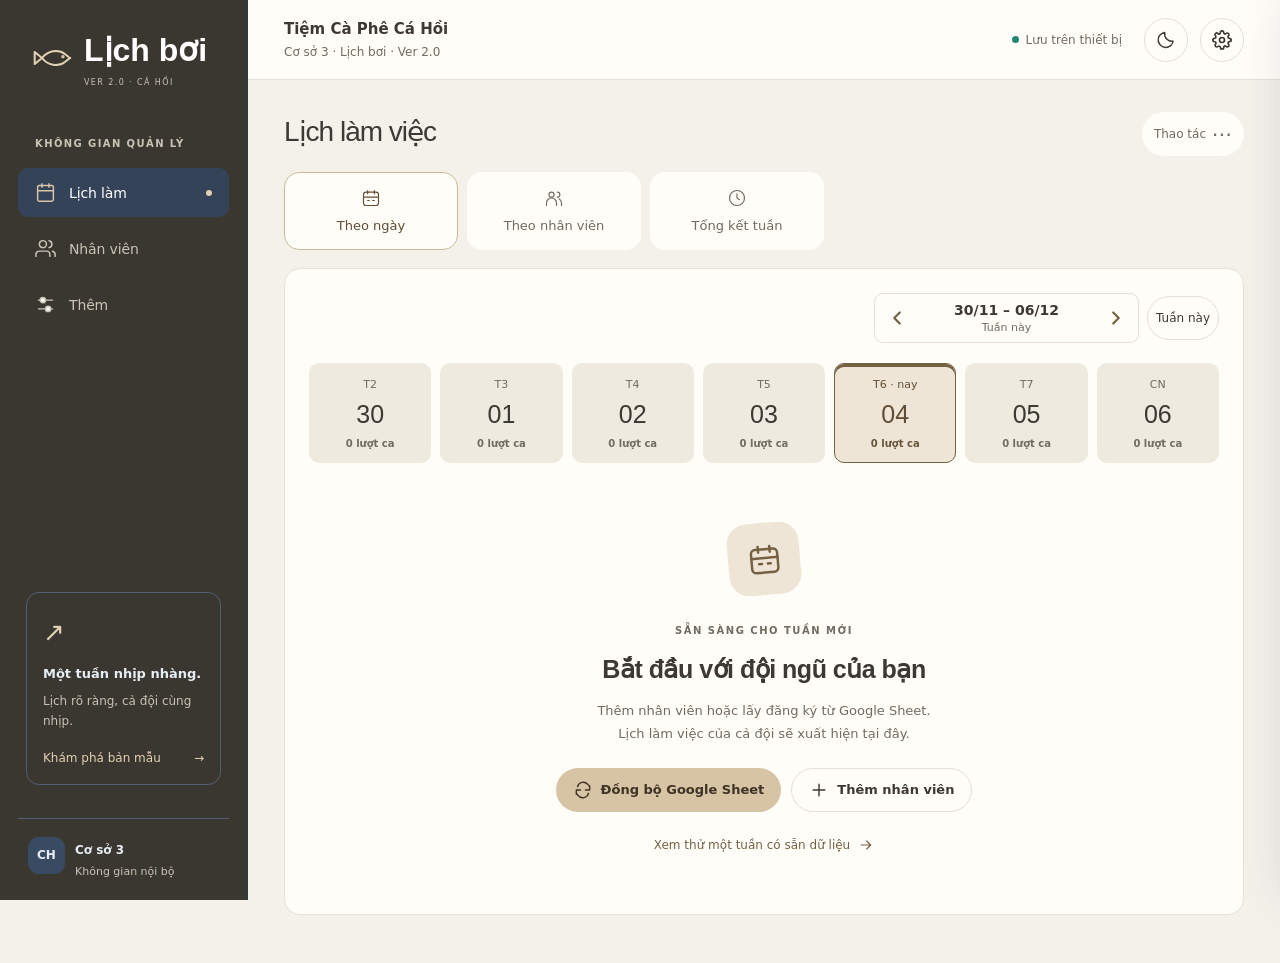
<file: index.html>
<!doctype html>
<html lang="vi">
<meta charset="utf-8">
<meta name="viewport" content="width=device-width, initial-scale=1, viewport-fit=cover">
<meta name="theme-color" content="#8C2018" media="(prefers-color-scheme: light)">
<meta name="theme-color" content="#17120F" media="(prefers-color-scheme: dark)">
<meta name="apple-mobile-web-app-capable" content="yes">
<meta name="apple-mobile-web-app-status-bar-style" content="black-translucent">
<meta name="apple-mobile-web-app-title" content="Lịch bơi">
<link rel="apple-touch-icon" href="icons/apple-touch-icon.png">
<link rel="manifest" href="manifest.webmanifest">
<title>Lịch bơi — Ver 2.0</title>
<style>
  :root{
    --bg:#F5EDE7; --surface:#FFFCFA; --surface-2:#FBF3EF;
    --ink:#2B1C19; --muted:#8B7770; --line:#E9DAD3;
    --brand:#8C2018; --brand-ink:#6B1610; --brand-soft:#F7E2DE;
    --m:#E0912F; --a:#2E9E8F; --e:#7C5AC9; --full:#C4552A; --off:#B9AC9C;
    --danger:#C6362F; --danger-soft:#FBE4E2; --ok:#2E9E8F;
    --shadow:0 1px 2px rgba(46,33,27,.06),0 6px 20px rgba(46,33,27,.08);
    --radius:16px;
    --safe-b:env(safe-area-inset-bottom,0px);
    --safe-t:env(safe-area-inset-top,0px);
    /* nút thương hiệu: nền + chữ trên nền đó */
    --brand-fill:#8C2018; --on-brand:#fff;
    --hero-1:#A82A1E; --hero-2:#6B1610;
    --header-bg-1:rgba(244,236,225,.98); --header-bg-2:rgba(244,236,225,.86);
    --tabs-bg:rgba(255,253,249,.92);
    --raise:#fff;                     /* nền nổi trên surface-2 (seg đang chọn, mic…) */
    --seg-on-ink:#8C2018;             /* chữ của segment đang chọn */
    --focus-bg:#fff; --cell-today:#FFFDF4; --brand-line:#E7C9B2;
    --toast-bg:#2B1C19; --toast-ink:#fff;
    /* chip buổi */
    --bg-m:#FBEBD3; --tx-m:#8a5410; --bg-a:#D8F0EC; --tx-a:#186b60;
    --bg-e:#E9E2FA; --tx-e:#4b34a0; --bg-f:#F6DFD3; --tx-f:#8f3a17;
    --bg-o:#ECE6DE; --tx-o:#7a6d5f;
    --pl-m:#a9660f; --pl-a:#0f7a6c; --pl-e:#5a3fb8;
    /* giữ xe (🛵) */
    --bike-bg:#FFF1D9; --bike-line:#F0D9A8; --bike-ink:#8a5410;
    /* hộp thông báo */
    --wb-ok-bg:#E7F3EC; --wb-ok-line:#BEE0CB; --wb-ok-h:#1f7a4d; --wb-ok-tx:#256b45;
    --wb-am-bg:#FFF4E0; --wb-am-line:#F0D9A8; --wb-am-h:#9a6a10; --wb-am-tx:#7a5410;
    --wb-pu-bg:#EFEAFB; --wb-pu-line:#D6CBF3; --wb-pu-h:#5b45a8; --wb-pu-tx:#4b3a8a;
    --wb-bl-bg:#E7F1FB; --wb-bl-line:#C4DBF0; --wb-bl-h:#2b5f8a; --wb-bl-tx:#274e6e;
    --wb-rd-line:#F0C4C0; --wb-rd-tx:#7d2622;
    color-scheme:light;
  }
  /* ---------- Dark mode: theo hệ màu iOS (iPhone bật Dark là app tự đổi) ---------- */
  @media (prefers-color-scheme: dark){
    :root{
      /* iOS system backgrounds/labels */
      --bg:#000000; --surface:#1C1C1E; --surface-2:#2C2C2E;
      --ink:#FFFFFF; --muted:#98989F; --line:#38383A;
      /* accent sáng lên cho nền tối; nền nút vẫn đủ đậm để chữ trắng đọc rõ */
      --brand:#FF7A6B; --brand-ink:#FFB3A8; --brand-soft:#3A2320;
      --brand-fill:#C4322A; --on-brand:#fff;
      --hero-1:#8E241A; --hero-2:#4A0F0B;
      --header-bg-1:rgba(0,0,0,.92); --header-bg-2:rgba(0,0,0,.72);
      --tabs-bg:rgba(28,28,30,.94);
      --raise:#48484A;
      --seg-on-ink:#fff;              /* iOS: nhãn segment đang chọn màu trắng */
      --toast-bg:#3A3A3C; --toast-ink:#fff;
      /* iOS system colors (dark variants) */
      --m:#FF9F0A; --a:#40C8B8; --e:#BF5AF2; --full:#FF6B3D; --off:#8E8E93;
      --danger:#FF6961; --danger-soft:#3A1F1E; --ok:#30D158;
      --shadow:0 1px 2px rgba(0,0,0,.5),0 6px 20px rgba(0,0,0,.6);
      --bg-m:#3D2A0A; --tx-m:#FFB84D; --bg-a:#0B3330; --tx-a:#5DD6C6;
      --bg-e:#2E1D45; --tx-e:#CE8BF7; --bg-f:#3D1F12; --tx-f:#FF9E7A;
      --bg-o:#2C2C2E; --tx-o:#AEAEB2;
      --pl-m:#FFB84D; --pl-a:#5DD6C6; --pl-e:#CE8BF7;
      --bike-bg:#3D2E0A; --bike-line:#5A4410; --bike-ink:#FFD873;
      --wb-ok-bg:#0D2C1A; --wb-ok-line:#1C5233; --wb-ok-h:#4FD97C; --wb-ok-tx:#8FE6AC;
      --wb-am-bg:#332507; --wb-am-line:#5A4410; --wb-am-h:#FFC65C; --wb-am-tx:#FFD98F;
      --wb-pu-bg:#241B3D; --wb-pu-line:#3F3168; --wb-pu-h:#C79BF5; --wb-pu-tx:#D9BCFA;
      --wb-bl-bg:#0D2338; --wb-bl-line:#1E4467; --wb-bl-h:#6FB8F0; --wb-bl-tx:#A3D3F7;
      --wb-rd-line:#5C2A26; --wb-rd-tx:#FFA9A3;
      --focus-bg:#1C1C1E; --cell-today:#2C2C2E; --brand-line:#5C3A34;
      color-scheme:dark;
    }
    /* ảnh xuất gửi Zalo vẫn vẽ nền sáng (canvas) để ai xem cũng rõ */
  }
  *{box-sizing:border-box;-webkit-tap-highlight-color:transparent}
  html,body{margin:0;height:100%}
  body{
    background:var(--bg); color:var(--ink);
    font-family:-apple-system,BlinkMacSystemFont,"SF Pro Text","Segoe UI",Roboto,system-ui,sans-serif;
    font-size:16px; line-height:1.4; -webkit-font-smoothing:antialiased;
    overscroll-behavior-y:none;
  }
  h1,h2,h3{margin:0;font-weight:700;letter-spacing:-.02em}
  button{font-family:inherit;font-size:inherit;color:inherit;border:0;background:none;cursor:pointer}
  input,select{font-family:inherit;font-size:16px}
  .tnum{font-variant-numeric:tabular-nums}

  /* ---------- App frame ---------- */
  #app{max-width:640px;margin:0 auto;min-height:100%;display:flex;flex-direction:column}
  header.top{
    position:sticky;top:0;z-index:30;
    padding:calc(var(--safe-t) + 12px) 16px 12px;
    background:linear-gradient(180deg,var(--header-bg-1),var(--header-bg-2));
    backdrop-filter:saturate(1.4) blur(10px);
    display:flex;align-items:center;gap:12px;
  }
  header.top .cup{
    width:40px;height:40px;border-radius:12px;flex:0 0 auto;
    background:linear-gradient(160deg,#A82A1E,#6B1610);
    display:grid;place-items:center;box-shadow:var(--shadow)
  }
  header.top .ttl b{font-size:17px}
  header.top .ttl{flex:1;min-width:0}
  header.top .ttl b{display:block;font-size:19px;letter-spacing:-.02em}
  header.top .ttl span{display:block;font-size:12.5px;color:var(--muted);white-space:nowrap;overflow:hidden;text-overflow:ellipsis}

  main{flex:1;padding:8px 16px 96px}
  .view{display:none}
  .view.active{display:block;animation:fade .22s ease}
  @keyframes fade{from{opacity:0;transform:translateY(4px)}to{opacity:1;transform:none}}

  /* ---------- Bottom tab bar ---------- */
  nav.tabs{
    position:fixed;left:0;right:0;bottom:0;z-index:40;
    display:flex;max-width:640px;margin:0 auto;
    padding:6px 6px calc(var(--safe-b) + 6px);
    background:var(--tabs-bg);backdrop-filter:blur(14px) saturate(1.3);
    border-top:1px solid var(--line);
  }
  nav.tabs button{flex:1;display:flex;flex-direction:column;align-items:center;gap:3px;padding:6px 2px;color:var(--muted);border-radius:12px}
  nav.tabs button svg{width:24px;height:24px}
  nav.tabs button span{font-size:10.5px;font-weight:600;letter-spacing:-.01em}
  nav.tabs button.on{color:var(--brand)}
  nav.tabs button.on svg{transform:translateY(-1px)}

  /* ---------- Cards & bits ---------- */
  .card{background:var(--surface);border:1px solid var(--line);border-radius:var(--radius);box-shadow:var(--shadow)}
  .pad{padding:16px}
  .row{display:flex;align-items:center;gap:12px}
  .between{justify-content:space-between}
  .muted{color:var(--muted)}
  .sec-title{font-size:13px;font-weight:700;color:var(--muted);text-transform:uppercase;letter-spacing:.04em;margin:22px 4px 10px}
  .sec-title:first-child{margin-top:6px}
  .pill{display:inline-flex;align-items:center;gap:6px;padding:4px 10px;border-radius:999px;font-size:12.5px;font-weight:600}
  .empty{text-align:center;color:var(--muted);padding:34px 18px}
  .empty .big{font-size:34px;margin-bottom:8px}
  .btn{display:inline-flex;align-items:center;justify-content:center;gap:8px;height:48px;padding:0 18px;border-radius:14px;font-weight:700;background:var(--brand-fill);color:var(--on-brand);box-shadow:var(--shadow)}
  .btn:active{transform:scale(.98)}
  .btn.ghost{background:var(--surface);color:var(--brand);border:1px solid var(--line);box-shadow:none}
  .btn.wide{width:100%}
  .btn.sm{height:38px;padding:0 12px;font-size:14px;border-radius:11px}
  .icon-btn{width:40px;height:40px;border-radius:12px;display:grid;place-items:center;background:var(--surface-2);border:1px solid var(--line)}
  .icon-btn svg{width:20px;height:20px}
  .field{margin-bottom:12px}
  .field label{display:block;font-size:13px;font-weight:600;color:var(--muted);margin:0 2px 6px}
  .field input,.field select{width:100%;height:48px;padding:0 14px;border-radius:12px;border:1px solid var(--line);background:var(--surface-2);color:var(--ink)}
  .field input:focus,.field select:focus{outline:none;border-color:var(--brand);background:var(--focus-bg)}
  .two{display:grid;grid-template-columns:1fr 1fr;gap:10px}

  /* period color chips */
  .dot{width:10px;height:10px;border-radius:50%;flex:0 0 auto}
  .c-m{background:var(--m)} .c-a{background:var(--a)} .c-e{background:var(--e)} .c-full{background:var(--full)} .c-off{background:var(--off)}
  .bg-m{background:var(--bg-m);color:var(--tx-m)} .bg-a{background:var(--bg-a);color:var(--tx-a)} .bg-e{background:var(--bg-e);color:var(--tx-e)} .bg-full{background:var(--bg-f);color:var(--tx-f)} .bg-off{background:var(--bg-o);color:var(--tx-o)}

  /* ---------- Week grid ---------- */
  .week-toolbar{display:flex;align-items:center;gap:8px;margin:4px 0 12px}
  .weeknav{flex:1;display:flex;align-items:center;justify-content:space-between;background:var(--surface);border:1px solid var(--line);border-radius:14px;box-shadow:var(--shadow);overflow:hidden}
  .weeknav button{width:46px;height:46px;display:grid;place-items:center;color:var(--brand)}
  .weeknav .wlabel{flex:1;text-align:center;line-height:1.15;padding:4px}
  .weeknav .wlabel b{font-size:14.5px}
  .weeknav .wlabel span{display:block;font-size:11.5px;color:var(--muted)}

  .grid-wrap{overflow-x:auto;border:1px solid var(--line);border-radius:var(--radius);background:var(--surface);box-shadow:var(--shadow);-webkit-overflow-scrolling:touch}
  table.grid{border-collapse:separate;border-spacing:0;width:max-content;min-width:100%}
  table.grid th,table.grid td{border-bottom:1px solid var(--line);border-right:1px solid var(--line);vertical-align:top}
  table.grid thead th{
    position:sticky;top:0;z-index:5;background:var(--surface-2);
    padding:8px 6px;text-align:center;min-width:96px;font-size:12px;color:var(--muted);font-weight:700
  }
  table.grid thead th b{display:block;color:var(--ink);font-size:14px}
  table.grid thead th.today{background:var(--brand-soft);color:var(--brand-ink)}
  table.grid thead th.today b{color:var(--brand-ink)}
  .name-col{
    position:sticky;left:0;z-index:6;background:var(--surface);
    min-width:104px;max-width:120px;padding:8px 10px;text-align:left;
    box-shadow:2px 0 0 var(--line)
  }
  thead .name-col{z-index:8;background:var(--surface-2)}
  .name-col .nm{font-weight:700;font-size:14px;letter-spacing:-.01em;white-space:nowrap;overflow:hidden;text-overflow:ellipsis}
  .name-col .hrs{font-size:11.5px;color:var(--muted);margin-top:2px}
  td.cell{padding:5px;min-width:96px;height:56px;background:var(--surface)}
  td.cell:active{background:var(--surface-2)}
  td.cell.today{background:var(--cell-today)}
  .chip{
    display:block;border-radius:9px;padding:5px 7px;margin-bottom:4px;font-size:12px;font-weight:700;line-height:1.15;text-align:left;position:relative
  }
  .chip .pos{display:block;font-size:10.5px;font-weight:600;opacity:.85;margin-top:1px}
  .chip.warn{box-shadow:0 0 0 2px var(--danger)}
  .chip .wbang{position:absolute;top:-6px;right:-4px;font-size:12px}
  .cell .add-hint{color:var(--line);font-size:20px;font-weight:400;text-align:center;line-height:46px}
  td.cell.sel{box-shadow:inset 0 0 0 3px var(--brand)}
  td.foot{position:sticky;bottom:0;background:var(--surface-2);font-size:11px;text-align:center;padding:6px 4px;color:var(--muted)}
  .name-col.footname{background:var(--surface-2)}

  .legend{display:flex;flex-wrap:wrap;gap:10px 16px;margin:12px 4px 0}
  .legend span{display:inline-flex;align-items:center;gap:6px;font-size:12.5px;color:var(--muted)}

  .swapbar{display:flex;align-items:center;gap:10px;background:var(--brand-soft);border:1px solid var(--brand-line);color:var(--brand-ink);padding:10px 12px;border-radius:12px;margin-bottom:10px;font-size:13.5px;font-weight:600}

  /* warnings banner */
  .warnbox{background:var(--danger-soft);border:1px solid var(--wb-rd-line);border-radius:14px;padding:12px 14px;margin-top:14px}
  .warnbox h3{font-size:13px;color:var(--danger);text-transform:uppercase;letter-spacing:.03em;margin-bottom:6px}
  .warnbox ul{margin:0;padding-left:18px}
  .warnbox li{font-size:13.5px;margin:3px 0;color:var(--wb-rd-tx)}
  .warnbox .note{font-size:12.5px;margin:6px 0 0;color:var(--wb-rd-tx)}
  /* biến thể màu của hộp thông báo (thay cho inline style để tự đổi theo dark) */
  .wb-ok{background:var(--wb-ok-bg);border-color:var(--wb-ok-line)}
  .wb-ok h3{color:var(--wb-ok-h)} .wb-ok li,.wb-ok .note{color:var(--wb-ok-tx)}
  .wb-am{background:var(--wb-am-bg);border-color:var(--wb-am-line)}
  .wb-am h3{color:var(--wb-am-h)} .wb-am li,.wb-am .note{color:var(--wb-am-tx)}
  .wb-pu{background:var(--wb-pu-bg);border-color:var(--wb-pu-line)}
  .wb-pu h3{color:var(--wb-pu-h)} .wb-pu li,.wb-pu .note{color:var(--wb-pu-tx)}
  .wb-bl{background:var(--wb-bl-bg);border-color:var(--wb-bl-line)}
  .wb-bl h3{color:var(--wb-bl-h)} .wb-bl li,.wb-bl .note{color:var(--wb-bl-tx)}
  /* thanh nhắc trong sheet */
  .swapbar.sb-leave{background:var(--danger-soft);border-color:var(--wb-rd-line);color:var(--danger)}
  .swapbar.sb-brand{background:var(--brand-soft);border-color:var(--brand-line);color:var(--brand-ink)}
  /* nút bật/tắt trạng thái trong sheet sửa ca */
  .btn.on-bike{background:var(--bike-bg);border-color:var(--bike-line);color:var(--bike-ink)}
  .btn.on-lock{background:var(--brand-soft);border-color:var(--brand-line);color:var(--brand-ink)}

  /* ---------- dải tuần mini ---------- */
  .wstrip{display:flex;gap:3px;margin-top:4px}
  .wcell{flex:1;text-align:center;border-radius:7px;padding:3px 1px;background:var(--surface-2);border:1px solid var(--line);min-width:0}
  .wcell .wd{display:block;font-size:9px;color:var(--muted);font-weight:700;line-height:1.2}
  .wcell .wv{display:block;font-size:11px;font-weight:800;line-height:1.3;white-space:nowrap}
  .wcell.hl{border-color:var(--brand);background:var(--brand-soft);box-shadow:0 0 0 1px var(--brand)}
  .wcell .dash{color:var(--line)}
  .pl{display:inline-block;padding:0 1px;font-weight:800;border-radius:3px}
  .pl.pm{color:var(--pl-m)}.pl.pa{color:var(--pl-a)}.pl.pe{color:var(--pl-e)}
  .legend .pl{background:var(--surface-2);padding:1px 5px;margin-right:4px}
  /* xem theo người */
  .erow{display:flex;align-items:center;gap:10px;padding:9px 12px;border-bottom:1px solid var(--line)}
  .erow:last-child{border-bottom:0}
  .erow:active{background:var(--surface-2)}
  .ename{width:96px;flex:0 0 auto;font-weight:700;font-size:13.5px;min-width:0}
  .ename small{display:block;color:var(--muted);font-weight:600;font-size:10.5px;margin-top:1px;white-space:nowrap;overflow:hidden;text-overflow:ellipsis}
  .erow .wstrip{flex:1;margin-top:0}
  /* ---------- Today ---------- */
  .today-hero{background:linear-gradient(155deg,var(--hero-1),var(--hero-2));color:#fff;border-radius:var(--radius);padding:16px 18px;box-shadow:var(--shadow)}
  .today-hero .dow{font-size:13px;opacity:.85;font-weight:600}
  .today-hero .nowline{font-size:22px;font-weight:800;letter-spacing:-.02em;margin:3px 0 12px;display:flex;align-items:center;gap:8px}
  .livedot{width:9px;height:9px;border-radius:50%;background:#7CE0A9;box-shadow:0 0 0 0 rgba(124,224,169,.7);animation:pulse 1.8s infinite;flex:0 0 auto}
  @keyframes pulse{0%{box-shadow:0 0 0 0 rgba(124,224,169,.7)}70%{box-shadow:0 0 0 9px rgba(124,224,169,0)}100%{box-shadow:0 0 0 0 rgba(124,224,169,0)}}
  .tblock{margin-top:10px;overflow:hidden;transition:opacity .2s}
  .tblock.dim{opacity:.5}
  .tblock.live{border-color:var(--brand);box-shadow:0 0 0 2px var(--brand-soft),var(--shadow)}
  .livetag{font-size:9.5px;font-weight:800;letter-spacing:.06em;background:var(--brand-fill);color:var(--on-brand);padding:3px 7px;border-radius:6px}
  .nm2 i.early{background:var(--bg-f);color:var(--tx-f)}
  .today-hero .date{font-size:30px;font-weight:800;letter-spacing:-.02em;margin:2px 0 10px}
  .today-hero .stats{display:flex;gap:18px}
  .today-hero .stats div b{display:block;font-size:22px;line-height:1}
  .today-hero .stats div span{font-size:11.5px;opacity:.85}
  .period-block{margin-top:14px}
  .period-block .ph{display:flex;align-items:center;gap:8px;margin:0 2px 8px;font-weight:700;font-size:14px}
  .worker{display:flex;align-items:center;gap:10px;padding:11px 12px;border-bottom:1px solid var(--line)}
  .worker:last-child{border-bottom:0}
  .worker .av{width:34px;height:34px;border-radius:50%;background:var(--brand-soft);color:var(--brand-ink);display:grid;place-items:center;font-weight:800;font-size:14px;flex:0 0 auto}
  .worker .info{flex:1;min-width:0}
  .worker .info b{font-size:15px}
  .worker .info span{display:block;font-size:12.5px;color:var(--muted)}

  /* list items */
  .li{display:flex;align-items:center;gap:12px;padding:13px 14px;border-bottom:1px solid var(--line)}
  .li:last-child{border-bottom:0}
  .li .av{width:38px;height:38px;border-radius:50%;background:var(--brand-soft);color:var(--brand-ink);display:grid;place-items:center;font-weight:800;flex:0 0 auto}
  .li .info{flex:1;min-width:0}
  .li .info b{font-size:15.5px}
  .li .info span{display:block;font-size:12.5px;color:var(--muted)}
  .li .chev{color:var(--line)}

  .fab{position:fixed;right:calc(50% - 320px + 18px);bottom:calc(var(--safe-b) + 78px);z-index:35}
  @media(max-width:672px){.fab{right:18px}}
  .fab button{width:56px;height:56px;border-radius:18px;background:var(--brand-fill);color:var(--on-brand);display:grid;place-items:center;box-shadow:0 8px 24px rgba(0,0,0,.4)}
  .fab button svg{width:26px;height:26px}

  /* ---------- Sheet (modal) ---------- */
  .backdrop{position:fixed;inset:0;background:rgba(30,20,15,.42);z-index:50;opacity:0;pointer-events:none;transition:opacity .22s}
  .backdrop.show{opacity:1;pointer-events:auto}
  .sheet{
    position:fixed;left:0;right:0;bottom:0;z-index:51;max-width:640px;margin:0 auto;
    background:var(--surface);border-radius:22px 22px 0 0;
    padding:8px 16px calc(var(--safe-b) + 18px);
    transform:translateY(102%);transition:transform .28s cubic-bezier(.32,.72,0,1);
    max-height:90vh;overflow-y:auto;box-shadow:0 -8px 40px rgba(0,0,0,.2)
  }
  .sheet.show{transform:none}
  .grip{width:38px;height:5px;border-radius:3px;background:var(--line);margin:6px auto 12px}
  .sheet h2{font-size:19px;margin-bottom:2px}
  .sheet .sub{color:var(--muted);font-size:13px;margin-bottom:14px}

  .opt-grid{display:grid;grid-template-columns:1fr 1fr;gap:8px;margin-bottom:6px}
  .opt{display:flex;align-items:center;gap:8px;padding:11px 12px;border-radius:12px;border:1.5px solid var(--line);background:var(--surface-2);font-weight:600;font-size:13.5px;text-align:left}
  .opt.on{border-color:var(--brand);background:var(--brand-soft);color:var(--brand-ink)}
  .opt small{display:block;font-weight:600;color:var(--muted);font-size:11px}
  .opt.on small{color:var(--brand)}
  .seg{display:flex;gap:6px;background:var(--surface-2);padding:4px;border-radius:12px;border:1px solid var(--line)}
  .seg button{flex:1;padding:9px 4px;border-radius:9px;font-weight:700;font-size:13px;color:var(--muted)}
  .seg button.on{background:var(--raise);color:var(--seg-on-ink);box-shadow:var(--shadow)}

  .existing{display:flex;flex-direction:column;gap:8px;margin-bottom:8px}
  .exrow{display:flex;align-items:center;gap:10px;padding:10px 12px;border-radius:12px;border:1px solid var(--line)}
  .exrow .x{margin-left:auto;color:var(--danger);font-weight:700;font-size:20px;width:30px;height:30px;display:grid;place-items:center}

  /* menu thao tác */
  .menu{display:flex;flex-direction:column;border:1px solid var(--line);border-radius:14px;overflow:hidden;margin-top:4px}
  .mrow{display:flex;align-items:center;gap:12px;padding:13px 14px;border-bottom:1px solid var(--line);text-align:left;background:var(--surface)}
  .mrow:last-child{border-bottom:0}
  .mrow:active{background:var(--surface-2)}
  .mrow.hi{background:var(--brand-soft)}
  .mic{width:30px;height:30px;border-radius:9px;background:var(--surface-2);display:grid;place-items:center;font-size:15px;flex:0 0 auto}
  .mrow.hi .mic{background:var(--raise)}
  .mtx{flex:1;min-width:0}
  .mtx b{display:block;font-size:14.5px;font-weight:700}
  .mtx small{display:block;font-size:11.5px;color:var(--muted);margin-top:1px}
  .toast{position:fixed;left:50%;bottom:calc(var(--safe-b) + 90px);transform:translateX(-50%) translateY(20px);background:var(--toast-bg);color:var(--toast-ink);padding:11px 18px;border-radius:12px;font-size:14px;font-weight:600;z-index:80;opacity:0;transition:.25s;pointer-events:none;box-shadow:var(--shadow)}
  .toast.show{opacity:1;transform:translateX(-50%)}
  /* day selector */
  .daysel{display:flex;gap:6px;margin:2px 0 6px}
  .daysel button{flex:1;padding:8px 2px 6px;border-radius:13px;background:var(--surface);border:1px solid var(--line);font-weight:800;font-size:13.5px;color:var(--muted);line-height:1.1}
  .daysel button small{display:block;font-size:10.5px;font-weight:600;margin-top:2px;opacity:.8}
  .daysel button.today{border-color:var(--brand);color:var(--brand)}
  .daysel button.on{background:var(--brand-fill);color:var(--on-brand);border-color:var(--brand-fill)}
  .daysel button.on small{opacity:.95}
  /* thanh ngày + nút sửa */
  .dbar{display:flex;align-items:center;gap:10px;margin:12px 2px 2px}
  .dttl{font-weight:800;font-size:15px;flex:1}
  .editbtn{padding:7px 14px;border-radius:11px;border:1px solid var(--line);background:var(--surface);color:var(--brand);font-weight:700;font-size:13.5px}
  .editbtn.on{background:var(--brand-fill);color:var(--on-brand);border-color:var(--brand-fill)}
  /* roster blocks */
  .rblock{margin-top:10px;overflow:hidden}
  .rblock.lack{border-color:#EBC9C4}
  .rhead{display:flex;align-items:center;gap:9px;font-weight:800;font-size:15.5px;padding:11px 14px 9px;border-bottom:1px solid var(--line)}
  .rhead .time{margin-left:auto;color:var(--muted);font-weight:600;font-size:12.5px;white-space:nowrap}
  .rrow{display:flex;gap:10px;padding:9px 14px;border-bottom:1px solid var(--line);align-items:flex-start}
  .rrow:last-child{border-bottom:0}
  .rrow .rlabel{width:82px;flex:0 0 auto;font-weight:700;font-size:13.5px;padding-top:3px}
  .cnt{display:block;font-weight:700;font-size:11px;margin-top:2px;letter-spacing:.01em}
  .cnt.ok{color:#2E7D5B}
  .cnt.bad{color:var(--danger)}
  .rchips{display:flex;flex-wrap:wrap;gap:6px;flex:1;align-items:center;min-height:28px}
  /* xem: tên chữ, gọn */
  .names{display:flex;flex-wrap:wrap;align-items:center;gap:6px;padding-top:2px}
  .nm2{font-weight:600;font-size:14.5px}
  .nm2 i{font-style:normal;font-size:10.5px;color:var(--muted);font-weight:700;background:var(--surface-2);padding:1px 5px;border-radius:6px;margin-left:3px}
  .sep{color:var(--line);font-weight:700}
  .nobody{font-size:13px;color:var(--muted);font-style:italic}
  /* sửa: chip */
  .nchip{display:inline-flex;align-items:center;gap:5px;padding:6px 11px;border-radius:999px;background:var(--surface-2);border:1px solid var(--line);font-weight:600;font-size:13.5px;color:var(--ink)}
  .nchip:active{transform:scale(.96)}
  .nchip.bike{background:var(--bike-bg);border-color:var(--bike-line);color:var(--bike-ink)}
  .nchip.locked{box-shadow:inset 0 0 0 1.5px var(--brand)}
  .nchip .tt{font-size:10.5px;color:var(--muted);font-weight:700;background:var(--raise);padding:1px 5px;border-radius:6px;margin-left:2px}
  .addp{width:28px;height:28px;border-radius:50%;border:1px dashed var(--line);color:var(--muted);font-weight:700;font-size:16px;background:transparent;line-height:1}
  .addp:active{background:var(--brand-soft);color:var(--brand);border-color:var(--brand)}
  /* toggle */
  .tgl{width:50px;height:30px;border-radius:999px;background:var(--line);position:relative;flex:0 0 auto;transition:background .18s;border:0}
  .tgl span{position:absolute;top:3px;left:3px;width:24px;height:24px;border-radius:50%;background:#fff;box-shadow:0 1px 3px rgba(0,0,0,.2);transition:transform .18s}
  .tgl.on{background:var(--brand)}
  .tgl.on span{transform:translateX(20px)}
  .req-tbl{width:100%;border-collapse:collapse}
  .req-tbl th{font-size:12px;color:var(--muted);font-weight:700;padding:0 4px 8px;text-align:center}
  .req-tbl th:first-child{text-align:left}
  .req-tbl td{padding:4px}
  .req-tbl td.rq-per{font-size:13.5px;font-weight:700;white-space:nowrap;display:flex;align-items:center;gap:6px;height:48px}
  .req-tbl .rq-in{width:100%;min-width:52px;height:44px;text-align:center;border-radius:10px;border:1px solid var(--line);background:var(--surface-2);color:var(--ink);font-weight:700;font-size:16px}
  .req-tbl .rq-in:focus{outline:none;border-color:var(--brand);background:var(--focus-bg)}
  .danger-text{color:var(--danger)}
  .link{color:var(--brand);font-weight:700}
  hr.sep{border:0;border-top:1px solid var(--line);margin:14px 0}
</style>
<link rel="stylesheet" href="ui.css?v=27">
<link rel="stylesheet" href="iphone.css?v=27">
<link rel="stylesheet" href="minimal.css?v=27">
<link rel="stylesheet" href="soft.css?v=200">
<script src="history.js?v=28"></script>
<script src="ui.js?v=200"></script>
<script src="snapshot.js?v=201"></script>
<script src="cloud-config.js?v=202"></script>
<script src="publishing.js?v=204"></script>

<a class="skip-link" href="#main-content">Đến nội dung chính</a>
<div id="app">
  <header class="top">
    <div class="cup" aria-hidden="true">
      <svg viewBox="0 0 64 40" width="30" height="19"><g fill="none" stroke="#F7E2DE" stroke-width="3.4" stroke-linecap="round" stroke-linejoin="round">
        <path d="M18 20c8-11 24-14 34-6 4 3 7 6 8 6-1 0-4 3-8 6-10 8-26 5-34-6z"/>
        <path d="M18 20L7 11v18z"/><path d="M32 10c3-3 7-4 10-3"/><circle cx="50" cy="18" r="1.6" fill="#F7E2DE" stroke="none"/>
      </g></svg>
    </div>
    <div class="ttl"><b id="brandName">Tiệm Cà Phê Cá Hồi</b><span id="brandSub">Cơ sở 3</span></div>
    <div class="local-status"><span></span>Lưu trên thiết bị</div>
    <button class="icon-btn" id="themeToggle" aria-label="Đổi giao diện sáng tối" title="Đổi giao diện sáng tối"></button>
    <button class="icon-btn" id="btnSettings" aria-label="Cài đặt">
      <svg viewBox="0 0 24 24" fill="none" stroke="currentColor" stroke-width="2" stroke-linecap="round"><circle cx="12" cy="12" r="3"/><path d="M19.4 15a1.65 1.65 0 0 0 .33 1.82l.06.06a2 2 0 1 1-2.83 2.83l-.06-.06a1.65 1.65 0 0 0-1.82-.33 1.65 1.65 0 0 0-1 1.51V21a2 2 0 0 1-4 0v-.09A1.65 1.65 0 0 0 9 19.4a1.65 1.65 0 0 0-1.82.33l-.06.06a2 2 0 1 1-2.83-2.83l.06-.06a1.65 1.65 0 0 0 .33-1.82 1.65 1.65 0 0 0-1.51-1H3a2 2 0 0 1 0-4h.09A1.65 1.65 0 0 0 4.6 9a1.65 1.65 0 0 0-.33-1.82l-.06-.06a2 2 0 1 1 2.83-2.83l.06.06a1.65 1.65 0 0 0 1.82.33H9a1.65 1.65 0 0 0 1-1.51V3a2 2 0 0 1 4 0v.09a1.65 1.65 0 0 0 1 1.51 1.65 1.65 0 0 0 1.82-.33l.06-.06a2 2 0 1 1 2.83 2.83l-.06.06a1.65 1.65 0 0 0-.33 1.82V9a1.65 1.65 0 0 0 1.51 1H21a2 2 0 0 1 0 4h-.09a1.65 1.65 0 0 0-1.51 1z"/></svg>
    </button>
  </header>

  <main id="main-content" tabindex="-1">
    <div id="pageHeader"></div>
    <section class="view" id="v-today"></section>
    <section class="view active" id="v-week"></section>
    <section class="view" id="v-staff"></section>
    <section class="view" id="v-leave"></section>
    <section class="view" id="v-settings"></section>
  </main>
</div>

<div class="fab" id="fab" style="display:none"><button id="fabBtn"><svg viewBox="0 0 24 24" fill="none" stroke="currentColor" stroke-width="2.4" stroke-linecap="round"><path d="M12 5v14M5 12h14"/></svg></button></div>

<nav class="tabs" aria-label="Điều hướng chính">
  <div class="side-brand"><div class="fish-mark" aria-hidden="true"><svg viewBox="0 0 64 40" fill="none" stroke="currentColor" stroke-width="3" stroke-linejoin="round"><path d="M18 20c8-11 24-14 34-6 4 3 7 6 8 6-1 0-4 3-8 6-10 8-26 5-34-6zM18 20L7 11v18z"/><circle cx="49" cy="18" r="1"/></svg></div><div><b>Cá Hồi<span class="brand-period">.</span></b><small>TIỆM CÀ PHÊ · XẾP CA</small></div></div>
  <div class="nav-label">KHÔNG GIAN QUẢN LÝ</div>
  <button data-tab="today"><svg viewBox="0 0 24 24" fill="none" stroke="currentColor" stroke-width="2" stroke-linecap="round" stroke-linejoin="round"><path d="M3 9l9-7 9 7v11a2 2 0 0 1-2 2H5a2 2 0 0 1-2-2z"/><path d="M9 22V12h6v10"/></svg><span>Hôm nay</span></button>
  <button data-tab="week" class="on"><svg viewBox="0 0 24 24" fill="none" stroke="currentColor" stroke-width="2" stroke-linecap="round" stroke-linejoin="round"><rect x="3" y="4" width="18" height="18" rx="2"/><path d="M3 10h18M8 2v4M16 2v4"/></svg><span>Lịch tuần</span></button>
  <button data-tab="staff"><svg viewBox="0 0 24 24" fill="none" stroke="currentColor" stroke-width="2" stroke-linecap="round" stroke-linejoin="round"><path d="M17 21v-2a4 4 0 0 0-4-4H5a4 4 0 0 0-4 4v2"/><circle cx="9" cy="7" r="4"/><path d="M23 21v-2a4 4 0 0 0-3-3.87M16 3.13A4 4 0 0 1 16 11"/></svg><span>Nhân viên</span></button>
  <button data-tab="leave"><svg viewBox="0 0 24 24" fill="none" stroke="currentColor" stroke-width="2" stroke-linecap="round" stroke-linejoin="round"><path d="M14 2H6a2 2 0 0 0-2 2v16a2 2 0 0 0 2 2h12a2 2 0 0 0 2-2V8z"/><path d="M14 2v6h6M9 15l2 2 4-4"/></svg><span>Nghỉ/Sớm</span></button>
  <button data-tab="settings"><svg viewBox="0 0 24 24" fill="none" stroke="currentColor" stroke-width="1.8" stroke-linecap="round"><path d="M4 7h16M4 17h16"/><circle cx="9" cy="7" r="3" fill="var(--surface)"/><circle cx="15" cy="17" r="3" fill="var(--surface)"/></svg><span>Cài đặt</span></button>
  <div class="side-note"><span class="side-note-icon" aria-hidden="true">↗</span><b>Một tuần nhịp nhàng.</b><p>Lịch rõ ràng, cả đội cùng nhịp.</p><a href="?demo=1#week">Khám phá bản mẫu <span aria-hidden="true">→</span></a></div>
  <div class="side-footer"><span class="branch-avatar">CH</span><div><b id="sideBranch">Cơ sở 3</b><small>Không gian nội bộ</small></div></div>
</nav>

<div class="backdrop" id="backdrop"></div>
<div class="sheet" id="sheet" role="dialog" aria-modal="true" aria-label="Chỉnh sửa" tabindex="-1" inert></div>
<div class="toast" id="toast" role="status" aria-live="polite"></div>
<input type="file" id="importFile" accept=".csv,text/csv,application/vnd.ms-excel" style="display:none">

<script>
/* ============================================================
   Xếp Ca — quản lý ca cà phê (chạy offline, lưu trong máy)
   ============================================================ */
const DOW = ['T2','T3','T4','T5','T6','T7','CN'];
const DOW_FULL = ['Thứ Hai','Thứ Ba','Thứ Tư','Thứ Năm','Thứ Sáu','Thứ Bảy','Chủ Nhật'];
const DEMO_MODE = new URLSearchParams(location.search).get('demo') === '1';
const STORE_KEY = DEMO_MODE ? 'xepca_ui_demo_v1' : 'xepca_v1';

/* ---------- default data ---------- */
function defaultData(){
  return {
    settings:{
      branch:'Cơ sở 3',
      sheetUrl:'https://docs.google.com/spreadsheets/d/1W1rpyFg-EuqydUXWseM0lBhududLmSrJ_tgY8gAjeto/edit?gid=0',
      minShifts:4,                        // số ca tối thiểu mỗi người/tuần (0 = tắt)
      maxShifts:6,                        // số ca tối đa mỗi người/tuần (0 = không giới hạn)
      minToi:1,                           // số ca TỐI tối thiểu mỗi người/tuần (0 = tắt)
      noSameConsec:true,                  // không làm cùng 1 buổi ở 2 ngày liên tiếp
      maxPerDay:1,                        // tối đa số buổi 1 người/ngày
      coverFirst:false,                   // KHÔNG cho làm 2 ca/ngày (đủ người thì không cần)
      _cfg2:true, _cfg3:true,             // đánh dấu đã áp các cấu hình
      positions:['Pha chế','Phục vụ'],   // Giữ xe là 1 phục vụ được đánh dấu (flag bike)
      // định mức người mỗi CA (theo khung giờ) × vị trí — keyed theo shiftType.id
      req:{
        s1:{'Pha chế':2,'Phục vụ':3},
        s2:{'Pha chế':2,'Phục vụ':2},
        s3:{'Pha chế':1,'Phục vụ':3},
        s4:{'Pha chế':1,'Phục vụ':2}
      }
    },
    shiftTypes:[
      {id:'s1', label:'7h-12h30',  hours:5.5},
      {id:'s2', label:'12h30-17h30',hours:5},
      {id:'s3', label:'17h30-00h', hours:6.5},
      {id:'s4', label:'19h-00h',   hours:5}
    ],
    employees:[],            // {id,name,phone,rate,pos}
    schedule:{},             // weekKey -> empId -> dayIdx -> [ {typeId,pos} ]
    leaves:[],               // {id,empId,date,reason}
    early:[]                 // {id,empId,date,time,reason}
  };
}

let DB = load();
function load(){
  try{
    const r=JSON.parse(localStorage.getItem(STORE_KEY));
    if(r&&r.settings){ return migrate(r); }
  }catch(e){}
  return defaultData();
}
function migrate(r){
  const d=defaultData();
  r.settings=r.settings||{};
  if(!r.settings.positions||!r.settings.positions.length) r.settings.positions=d.settings.positions;
  if(!r.settings.req) r.settings.req=d.settings.req;
  if(r.settings.sheetUrl==null) r.settings.sheetUrl='';
  // đổi link sheet cũ -> sheet mới nhất
  if(r.settings.sheetUrl.includes('1ZWwDEWoZyhM9c6yfVPTTnHj5649NDkrtp1yrVUy-fDA')
    || r.settings.sheetUrl.includes('14kMj5VarO4H-QuYbG1Sj95gCDQU3J8S5QskKl8XBZEg')) r.settings.sheetUrl=d.settings.sheetUrl;
  if(r.settings.minShifts==null) r.settings.minShifts=d.settings.minShifts;
  if(r.settings.maxShifts==null) r.settings.maxShifts=d.settings.maxShifts;
  if(r.settings.minToi==null) r.settings.minToi=d.settings.minToi;
  if(r.settings.noSameConsec==null) r.settings.noSameConsec=d.settings.noSameConsec;
  if(r.settings.maxPerDay==null) r.settings.maxPerDay=d.settings.maxPerDay;
  if(r.settings.coverFirst==null) r.settings.coverFirst=d.settings.coverFirst;
  delete r.settings.maxSameBuoi;   // thay bằng luật "không cùng buổi 2 ngày liên tiếp"
  // Giữ xe không còn là vị trí -> chuyển thành Phục vụ + flag giữ xe
  if(r.settings.positions.includes('Giữ xe')){
    r.settings.positions=r.settings.positions.filter(p=>p!=='Giữ xe');
    if(!r.settings.positions.includes('Phục vụ')) r.settings.positions.push('Phục vụ');
    Object.values(r.settings.req||{}).forEach(o=>{ if(o&&'Giữ xe' in o) delete o['Giữ xe']; });
    Object.values(r.schedule||{}).forEach(wk=>Object.values(wk).forEach(days=>Object.values(days).forEach(arr=>{
      arr.forEach(c=>{ if(c.pos==='Giữ xe'){ c.pos='Phục vụ'; c.bike=true; } });
    })));
  }
  r.shiftTypes=r.shiftTypes||d.shiftTypes;
  // đổi định mức theo buổi (m/a/e) -> theo từng CA (shiftType.id)
  if(r.settings.req && (r.settings.req.m||r.settings.req.a||r.settings.req.e)){
    const old=r.settings.req; const nu={};
    r.shiftTypes.forEach(st=>{
      const canon=canonicalShiftFor2(r.shiftTypes, coveredPeriods(st)[0]);
      nu[st.id] = (canon && canon.id===st.id) ? Object.assign({}, old[coveredPeriods(st)[0]]||{}) : {};
    });
    r.settings.req=nu;
  }
  // cấu hình đợt 2 (áp 1 lần): tắt xếp 2 ca/ngày + định mức 2 ca tối
  if(!r.settings._cfg2){
    r.settings.coverFirst=false;
    r.settings.req=r.settings.req||{};
    const setReq=(label,pc,pv)=>{ const st=(r.shiftTypes||[]).find(s=>s.label===label); if(st){ r.settings.req[st.id]=Object.assign({}, r.settings.req[st.id], {'Pha chế':pc,'Phục vụ':pv}); } };
    setReq('17h30-00h',1,3); setReq('19h-00h',1,2);
    r.settings._cfg2=true;
  }
  // cấu hình đợt 3 (áp 1 lần): trần 6 ca/tuần cho đủ pha chế
  if(!r.settings._cfg3){ r.settings.maxShifts=6; r.settings._cfg3=true; }
  r.employees=r.employees||[];
  r.schedule=r.schedule||{};
  r.leaves=r.leaves||[];
  r.early=r.early||[];
  r.availability=r.availability||{};   // weekKey -> empId -> {dayIdx:[periodKeys]}
  return r;
}
function save(){
  let previous=null;
  try{previous=JSON.parse(localStorage.getItem(STORE_KEY));}catch(e){}
  updateWeekHistory(DB,previous);
  try{localStorage.setItem(STORE_KEY, JSON.stringify(DB));}
  catch(e){alert('Không lưu được dữ liệu trên máy. Hãy xuất file sao lưu trong mục Thêm trước khi đóng ứng dụng. Có thể bộ nhớ trình duyệt đã đầy.');throw e;}
}
function uid(){
  try{ if(crypto&&crypto.randomUUID) return crypto.randomUUID(); }catch(e){}
  return Math.random().toString(36).slice(2,9)+Math.random().toString(36).slice(2,9);
}

/* ---------- date helpers ---------- */
function pad(n){return String(n).padStart(2,'0');}
function ymd(d){return d.getFullYear()+'-'+pad(d.getMonth()+1)+'-'+pad(d.getDate());}
function parseYMD(s){const[a,b,c]=s.split('-').map(Number);return new Date(a,b-1,c);}
function mondayOf(d){const x=new Date(d);const wd=(x.getDay()+6)%7;x.setDate(x.getDate()-wd);x.setHours(0,0,0,0);return x;}
function addDays(d,n){const x=new Date(d);x.setDate(x.getDate()+n);return x;}
function dmShort(d){return pad(d.getDate())+'/'+pad(d.getMonth()+1);}
let curMonday = mondayOf(new Date());

/* ---------- shift time parsing (for period coverage) ---------- */
function parseTime(t){ // '7h', '12h30', '00h'
  t=t.trim(); const m=t.match(/(\d{1,2})h(\d{0,2})/); if(!m)return null;
  let h=+m[1], mm=m[2]?+m[2]:0; if(h===0)h=24; return h*60+mm;
}
function shiftRange(st){
  const p=st.label.split('-'); if(p.length!==2)return null;
  const a=parseTime(p[0]), b=parseTime(p[1]); if(a==null||b==null)return null;
  return [a,b];
}
// periods: morning 7:00-12:30, afternoon 12:30-17:30, evening 17:30-24:00
const PERIODS=[
  {key:'m', name:'Sáng', a:420, b:750, cls:'m'},
  {key:'a', name:'Chiều', a:750, b:1050, cls:'a'},
  {key:'e', name:'Tối', a:1050, b:1440, cls:'e'}
];
function coveredPeriods(st){
  const r=shiftRange(st); if(!r)return [];
  return PERIODS.filter(p=> r[0]<p.b && r[1]>p.a).map(p=>p.key);
}
function shiftClass(st){ // color class by span
  const cov=coveredPeriods(st);
  if(cov.length>=2) return 'full';
  if(cov.length===1) return cov[0];
  return 'off';
}
// khung giờ chuẩn cho một buổi (dùng khi nhập đăng ký): chọn ca phủ đúng buổi đó, dài nhất
function canonicalShiftFor2(list,pk){
  const cands=list.filter(t=>{const c=coveredPeriods(t);return c.length===1&&c[0]===pk;});
  if(!cands.length){ const any=list.filter(t=>coveredPeriods(t).includes(pk)); if(any.length) return any.slice().sort((a,b)=>b.hours-a.hours)[0]; return null; }
  return cands.slice().sort((a,b)=>b.hours-a.hours)[0];
}
function canonicalShiftFor(pk){ return canonicalShiftFor2(DB.shiftTypes,pk); }
// định mức của 1 ca
function reqFor(st){ return (DB.settings.req[st.id])||{}; }
// người có rảnh làm ca này không (rảnh mọi buổi ca đó phủ)
function isFreeForShift(avail,id,d,st){ return coveredPeriods(st).every(pk=> avail[id]&&avail[id][d]&&avail[id][d].includes(pk)); }
// {role:count} đã xếp cho 1 ca cụ thể trong 1 ngày
function shiftAssigned(mon,day,stId){
  const m={};
  DB.employees.forEach(e=>cellShifts(mon,e.id,day).forEach(c=>{ if(c.typeId===stId){ const r=c.pos||'(?)'; m[r]=(m[r]||0)+1; } }));
  return m;
}
function typeById(id){return DB.shiftTypes.find(s=>s.id===id);}
function empById(id){return DB.employees.find(e=>e.id===id);}
function initials(name){const p=name.trim().split(/\s+/);return (p.length>1?p[p.length-2][0]+p[p.length-1][0]:name.slice(0,2)).toUpperCase();}

/* ---------- schedule access ---------- */
function weekKey(monday){return ymd(monday);}
function cellShifts(monday,empId,day){
  const wk=DB.schedule[weekKey(monday)]; if(!wk)return[];
  const e=wk[empId]; if(!e)return[];
  return e[day]||[];
}
function setCell(monday,empId,day,arr){
  const k=weekKey(monday);
  DB.schedule[k]=DB.schedule[k]||{};
  DB.schedule[k][empId]=DB.schedule[k][empId]||{};
  if(arr&&arr.length) DB.schedule[k][empId][day]=arr;
  else { delete DB.schedule[k][empId][day]; }
  save();
}
function weekHours(monday,empId){
  let h=0;
  for(let d=0;d<7;d++) cellShifts(monday,empId,d).forEach(c=>{const t=typeById(c.typeId);if(t)h+=t.hours;});
  return h;
}
function onLeave(dateStr,empId){ return DB.leaves.some(l=>l.empId===empId && dateStr>=l.date && dateStr<=(l.dateEnd||l.date)); }

/* ============================================================
   NAVIGATION
   ============================================================ */
const views={today:'v-today',week:'v-week',staff:'v-staff',leave:'v-leave',settings:'v-settings'};
let curTab='week';
function go(tab){
  if(!views[tab]) tab='week';
  curTab=tab;
  Object.values(views).forEach(id=>document.getElementById(id).classList.remove('active'));
  document.getElementById(views[tab]).classList.add('active');
  document.querySelectorAll('nav.tabs button').forEach(b=>{b.classList.toggle('on',b.dataset.tab===tab); if(b.dataset.tab===tab)b.setAttribute('aria-current','page');else b.removeAttribute('aria-current');});
  if(location.hash!=='#'+tab) history.pushState(null,'','#'+tab);
  window.scrollTo(0,0);
  render();
}
document.querySelectorAll('nav.tabs button').forEach(b=>b.onclick=()=>go(b.dataset.tab));
document.getElementById('btnSettings').onclick=()=>go('settings');

document.getElementById('fabBtn').onclick=()=>{
  if(curTab==='staff') openEmpSheet();
  else if(curTab==='leave') openLeaveSheet();
};

/* ============================================================
   RENDER dispatch
   ============================================================ */
function render(){
  document.getElementById('brandName').textContent='Tiệm Cà Phê Cá Hồi';
  document.getElementById('brandSub').textContent=(DB.settings.branch||'')+' · Lịch bơi · Ver 2.0';
  const fab=document.getElementById('fab');
  fab.style.display=(curTab==='staff'||curTab==='leave')?'block':'none';
  if(curTab==='today') renderToday();
  if(curTab==='week') renderWeek();
  if(curTab==='staff') renderStaff();
  if(curTab==='leave') renderLeave();
  if(curTab==='settings') renderSettings();
}

/* ============================================================
   TODAY
   ============================================================ */
function renderToday(){
  renderPageHeader('today');
  const el=document.getElementById('v-today');
  const now=new Date(); const today=ymd(now);
  const mon=mondayOf(now); const dayIdx=(now.getDay()+6)%7;
  // gather workers today
  const working=[];
  DB.employees.forEach(e=>{
    cellShifts(mon,e.id,dayIdx).forEach(c=>{const t=typeById(c.typeId);if(t)working.push({e,c,t});});
  });
  const earlyToday=DB.early.filter(x=>x.date===today);
  const leaveToday=DB.leaves.filter(l=>today>=l.date && today<=(l.dateEnd||l.date));

  // ca đang diễn ra theo giờ thực (dựa khung giờ của từng ca)
  const nowMin=now.getHours()*60+now.getMinutes();
  const inRange=st=>{const r=shiftRange(st); return r && nowMin>=r[0] && nowMin<r[1];};
  const activeShifts=DB.shiftTypes.filter(inRange);
  const nextSt=activeShifts.length?null:DB.shiftTypes.filter(st=>{const r=shiftRange(st);return r&&r[0]>nowMin;}).sort((a,b)=>shiftRange(a)[0]-shiftRange(b)[0])[0];
  const curP=activeShifts.length?PERIODS.find(p=>coveredPeriods(activeShifts[0]).includes(p.key)):null;
  const statusTxt=activeShifts.length?`Đang trong ca ${activeShifts.map(s=>s.label).join(' + ')}`:(nextSt?`Ngoài giờ · sắp tới ca ${nextSt.label}`:'Ngoài giờ mở cửa');
  let html=`<div class="today-hero">
    <div class="dow">${DOW_FULL[dayIdx]} · ${pad(now.getDate())}/${pad(now.getMonth()+1)}</div>
    <div class="nowline">${curP?`<span class="livedot"></span>`:''}${statusTxt}</div>
    <div class="stats">
      <div><b class="tnum">${working.length}</b><span>lượt ca hôm nay</span></div>
      <div><b class="tnum">${earlyToday.length}</b><span>xin về sớm</span></div>
      <div><b class="tnum">${leaveToday.length}</b><span>nghỉ hôm nay</span></div>
    </div></div>`;

  if(DB.employees.length===0){
    html+=`<div class="empty" style="margin-top:20px"><div class="big">👋</div>Chưa có nhân viên nào.<br>Vào tab <b>Nhân viên</b> để thêm người của Cơ sở 3.</div>`;
    el.innerHTML=html; return;
  }

  const warns=dayWarnings(mon,dayIdx,today);
  if(warns.length) html+=`<div class="warnbox"><h3>⚠️ Cần chú ý hôm nay</h3><ul>${warns.map(w=>`<li>${w}</li>`).join('')}</ul></div>`;

  // từng CA — ca đang diễn ra nổi bật, còn lại mờ đi
  DB.shiftTypes.forEach(st=>{
    const active=activeShifts.some(s=>s.id===st.id);
    const cls=shiftClass(st);
    const byRole={}; DB.settings.positions.forEach(r=>byRole[r]=[]);
    working.forEach(w=>{ if(w.c.typeId===st.id) (byRole[w.c.pos]=byRole[w.c.pos]||[]).push(w); });
    const req=reqFor(st);
    html+=`<div class="tblock card ${active?'live':'dim'}">
      <div class="rhead"><span class="dot c-${cls}"></span>${st.label}
        ${active?'<span class="livetag">ĐANG DIỄN RA</span>':''}
        <span class="time">${fmtH(st.hours)}</span></div>`;
    DB.settings.positions.forEach(role=>{
      const list=byRole[role]||[]; const need=req[role]||0;
      const ok=!need||list.length>=need;
      html+=`<div class="rrow"><div class="rlabel">${role}${need?`<span class="cnt ${ok?'ok':'bad'}">${ok?'✓ ':''}${list.length}/${need}</span>`:''}</div><div class="rchips">`;
      if(list.length){
        html+=`<div class="names">`+list.map(w=>{
          const early=earlyToday.find(x=>x.empId===w.e.id);
          return `<span class="nm2">${w.c.bike?'🛵 ':''}${esc(w.e.name)}${early?`<i class="early">về ${early.time}</i>`:''}</span>`;
        }).join('<span class="sep">·</span>')+`</div>`;
      } else html+=`<span class="nobody">chưa có ai</span>`;
      html+=`</div></div>`;
    });
    html+=`</div>`;
  });

  if(leaveToday.length){
    html+=`<div class="sec-title">Nghỉ hôm nay</div><div class="card pad" style="font-size:14px">`+
      leaveToday.map(l=>{const e=empById(l.empId);return `🌙 <b>${e?esc(e.name):'?'}</b>${l.reason?` <span class="muted">— ${esc(l.reason)}</span>`:''}`;}).join('<br>')+`</div>`;
  }
  if(working.length===0){
    html+=`<div class="empty" style="margin-top:16px"><div class="big">🌤️</div>Chưa xếp ca cho hôm nay.<br>Vào <b>Lịch tuần</b> để xếp ca.</div>`;
  }
  el.innerHTML=html;
}
// đếm số người theo vị trí trong 1 CA của 1 ngày -> {role:count}
function staffCount(mon,dayIdx,stId){
  const m={};
  DB.employees.forEach(e=>cellShifts(mon,e.id,dayIdx).forEach(c=>{ if(c.typeId===stId){ const r=c.pos||'(?)'; m[r]=(m[r]||0)+1; } }));
  return m;
}
function dayWarnings(mon,dayIdx,dateStr){
  const w=[];
  DB.shiftTypes.forEach(st=>{
    const req=reqFor(st);
    const have=staffCount(mon,dayIdx,st.id);
    const total=Object.values(have).reduce((a,b)=>a+b,0);
    if(!total) return;   // chỉ báo khi ca đã có người mà thiếu vị trí nào đó
    Object.keys(req).forEach(role=>{
      const need=req[role], got=have[role]||0;
      if(got<need) w.push(`Ca <b>${st.label}</b> thiếu <b>${role}</b>: ${got}/${need}.`);
    });
  });
  DB.employees.forEach(e=>{
    if(onLeave(dateStr,e.id) && cellShifts(mon,e.id,dayIdx).length)
      w.push(`<b>${esc(e.name)}</b> đã xin nghỉ nhưng vẫn được xếp ca.`);
    // sáng + tối cùng ngày = quá mệt
    const pks=[]; cellShifts(mon,e.id,dayIdx).forEach(c=>{const t=typeById(c.typeId); if(t)coveredPeriods(t).forEach(k=>{if(!pks.includes(k))pks.push(k);});});
    if(pks.includes('m')&&pks.includes('e')) w.push(`<b>${esc(e.name)}</b> làm cả ca Sáng lẫn ca Tối trong ngày — quá mệt, nên đổi.`);
  });
  return w;
}

/* ============================================================
   WEEK GRID  (tính năng chính)
   ============================================================ */
let selDay=null, editMode=false, weekView='day';   // 'day' | 'emp'
function renderWeek(){
  renderPageHeader('week');
  const el=document.getElementById('v-week');
  const mon=curMonday; const sun=addDays(mon,6);
  const now=new Date(); const todayStr=ymd(now);
  // chọn ngày mặc định: hôm nay nếu trong tuần, không thì T2
  if(selDay==null){ const wd=(now.getDay()+6)%7; selDay=(ymd(mon)<=todayStr&&todayStr<=ymd(sun))?wd:0; }

  let html=renderPocketHeader(mon)+`<div class="schedule-panel"><div class="week-toolbar">
    <div class="weeknav">
      <button id="wPrev" aria-label="Tuần trước"><svg viewBox="0 0 24 24" width="22" height="22" fill="none" stroke="currentColor" stroke-width="2.4" stroke-linecap="round" stroke-linejoin="round"><path d="M15 18l-6-6 6-6"/></svg></button>
      <div class="wlabel"><b>${dmShort(mon)} – ${dmShort(sun)}</b><span>${weekLabel(mon)}</span></div>
      <button id="wNext" aria-label="Tuần sau"><svg viewBox="0 0 24 24" width="22" height="22" fill="none" stroke="currentColor" stroke-width="2.4" stroke-linecap="round" stroke-linejoin="round"><path d="M9 18l6-6-6-6"/></svg></button>
    </div>
    <button class="icon-btn" id="wToday" title="Về tuần này"><svg viewBox="0 0 24 24" fill="none" stroke="currentColor" stroke-width="2" stroke-linecap="round"><circle cx="12" cy="12" r="9"/><path d="M12 8v4l2 2"/></svg></button>
    <button class="icon-btn" id="wMore" title="Thao tác"><svg viewBox="0 0 24 24" fill="currentColor"><circle cx="5" cy="12" r="2"/><circle cx="12" cy="12" r="2"/><circle cx="19" cy="12" r="2"/></svg></button>
  </div>`;

  // chuyển chế độ xem
  if(weekView==='summary'){
    html+='<section class="summary-view"><h2>Tổng kết tuần</h2>'+weekSummary(mon)+'</section></div>';
    el.innerHTML=html;el.querySelector('.week-totals').open=true;bindWeekNav();return;
  }

  if(weekView==='emp'){
    html+=renderEmpWeek(mon)+'</div>';
    el.innerHTML=html;
    bindWeekNav(); bindViewSeg();
    document.querySelectorAll('[data-cell-emp]').forEach(b=>b.onclick=()=>openCellSheet(b.dataset.cellEmp,+b.dataset.cellDay));
    document.querySelectorAll('[data-person-emp]').forEach(b=>b.onclick=()=>openCellSheet(b.dataset.personEmp,+b.dataset.personDay));
    return;
  }

  // thanh chọn ngày
  html+=`<div class="daysel">`;
  for(let d=0;d<7;d++){
    const date=addDays(mon,d); const isT=ymd(date)===todayStr;
    const count=DB.employees.reduce((n,e)=>n+cellShifts(mon,e.id,d).length,0);
    html+=`<button aria-pressed="${d===selDay}" aria-label="${DOW_FULL[d]}, ${dmShort(date)}, ${count} lượt ca" class="${d===selDay?'on':''} ${isT?'today':''}" data-day="${d}"><span>${DOW[d]}${isT?' · nay':''}</span><b>${pad(date.getDate())}</b><small>${count} lượt ca</small></button>`;
  }
  html+=`</div>`;

  if(DB.employees.length===0){
    html+=`<div class="onboarding"><div class="empty-calendar" aria-hidden="true">${uiIcon('calendar')}</div><span class="eyebrow">SẴN SÀNG CHO TUẦN MỚI</span><h2>Bắt đầu với đội ngũ của bạn</h2><p>Thêm nhân viên hoặc lấy đăng ký từ Google Sheet.<br>Lịch làm việc của cả đội sẽ xuất hiện tại đây.</p><div class="empty-actions"><button class="btn" id="btnSyncEmpty">${uiIcon('sync')} Đồng bộ Google Sheet</button><button class="btn ghost" onclick="go('staff');openEmpSheet()">${uiIcon('plus')} Thêm nhân viên</button></div><a class="demo-link" href="?demo=1#week">Xem thử một tuần có sẵn dữ liệu ${uiIcon('arrow')}</a></div></div>`;
    el.innerHTML=html;
    bindWeekNav(); bindDaySel(); bindViewSeg();
    const se=document.getElementById('btnSyncEmpty'); if(se) se.onclick=syncFromSheet;
    return;
  }

  const dDate=addDays(mon,selDay); const dStr=ymd(dDate);
  // thanh: ngày + nút Sửa
  html+=`<div class="dbar"><div class="dttl">${DOW_FULL[(dDate.getDay()+6)%7]}, ${dmShort(dDate)}</div>
    <button class="editbtn ${editMode?'on':''}" id="btnEdit" aria-pressed="${editMode}">${uiIcon(editMode?'check':'edit')}${editMode?'Hoàn tất':'Chỉnh sửa ca'}</button></div>`;
  // cảnh báo ngày
  const dw=dayWarnings(mon,selDay,dStr);
  if(dw.length) html+=`<div class="warnbox"><h3>⚠️ Ngày ${DOW[selDay]} cần chú ý</h3><ul>${dw.map(w=>`<li>${w}</li>`).join('')}</ul></div>`;

  // từng CA (khung giờ)
  html+='<div class="roster-grid">';
  DB.shiftTypes.forEach(st=>{
    html+=renderShiftBlock(mon,selDay,st);
  });
  html+='</div><div class="schedule-foot">'+uiIcon('info')+' Có người báo nghỉ? Chọn “Chỉnh sửa ca” để đổi người.</div></div>';

  el.innerHTML=html;
  bindWeekNav(); bindDaySel(); bindViewSeg();
  bindRoster();
  const be=document.getElementById('btnEdit'); if(be) be.onclick=()=>{editMode=!editMode;renderWeek();};
}
function bindDaySel(){
  document.querySelectorAll('.daysel button').forEach(b=>b.onclick=()=>{selDay=+b.dataset.day;renderWeek();});
}
function bindViewSeg(){
  const a=document.getElementById('vwDay'), b=document.getElementById('vwEmp');
  if(a) a.onclick=()=>{weekView='day';renderWeek();};
  if(b) b.onclick=()=>{weekView='emp';renderWeek();};
}
/* --- xem theo người: mỗi bạn 1 dòng × 7 ngày --- */
function renderEmpWeek(mon){
  return renderPeopleSchedule(mon);
}
/* --- các buổi của 1 người trong 1 ngày --- */
function periodsOf(mon,empId,day){
  const s=[]; cellShifts(mon,empId,day).forEach(c=>{const t=typeById(c.typeId); if(t)coveredPeriods(t).forEach(k=>{if(!s.includes(k))s.push(k);});});
  return s;
}
const PL={m:'S',a:'C',e:'T'};
/* --- dải 7 ngày của 1 người (xem nhanh cả tuần) --- */
function empWeekStrip(mon,empId,hlDay){
  let h='<div class="wstrip">';
  for(let d=0;d<7;d++){
    const pks=periodsOf(mon,empId,d);
    const txt=pks.length?pks.map(k=>`<span class="pl p${k}">${PL[k]}</span>`).join(''):'<span class="dash">–</span>';
    h+=`<div class="wcell ${pks.length?'has':'none'} ${d===hlDay?'hl':''}"><span class="wd">${DOW[d]}</span><span class="wv">${txt}</span></div>`;
  }
  return h+'</div>';
}
function renderShiftBlock(mon,day,st){
  const cls=shiftClass(st);
  // gom theo vị trí — CHỈ người xếp đúng ca này
  const byRole={}; DB.settings.positions.forEach(r=>byRole[r]=[]);
  DB.employees.forEach(e=>{
    cellShifts(mon,e.id,day).forEach((c,ci)=>{
      if(c.typeId===st.id){ (byRole[c.pos]=byRole[c.pos]||[]).push({e,c,ci}); }
    });
  });
  const req=reqFor(st);
  const totalHave=Object.values(byRole).reduce((a,l)=>a+l.length,0);
  const totalNeed=Object.values(req).reduce((a,b)=>a+b,0);
  const allOk=!totalNeed||totalHave>=totalNeed;
  const period=PERIODS.find(p=>p.key===cls);
  let h=`<div class="rblock card shift-${cls} ${allOk?'':'lack'}"><div class="rhead shift-heading"><div class="shift-topline"><span class="shift-name">${uiIcon(cls==='m'?'sun':cls==='a'?'afternoon':'moon')}${period?'Ca '+period.name.toLowerCase():'Ca làm việc'}</span><span class="shift-duration">${fmtH(st.hours)}</span></div><div class="shift-bottomline"><b class="shift-range">${prettyShiftTime(st.label)}</b><span class="shift-coverage">${totalHave}/${totalNeed} người</span></div></div>`;
  DB.settings.positions.forEach(role=>{
    const list=byRole[role]||[];
    const need=req[role]||0;
    const ok=!need||list.length>=need;
    const badge=need?`<span class="cnt ${ok?'ok':'bad'}">${ok?'✓ ':''}${list.length}/${need}</span>`:'';
    h+=`<div class="rrow"><div class="rlabel">${role}${badge}</div><div class="rchips">`;
    if(editMode){
      list.forEach(x=>{
        h+=`<button class="nchip ${x.c.bike?'bike':''} ${x.c.lock?'locked':''}" data-act="chip" data-day="${day}" data-emp="${x.e.id}" data-ci="${x.ci}">${x.c.lock?'📌 ':''}${x.c.bike?'🛵 ':''}${esc(x.e.name)}</button>`;
      });
      h+=`<button class="addp" data-act="add" data-day="${day}" data-st="${st.id}" data-role="${esc(role)}" aria-label="Thêm">+</button>`;
    }else{
      if(list.length){
        h+=`<div class="names">`+list.map(x=>`<span class="person-chip"><span class="mini-avatar">${esc(initials(x.e.name))}</span><span>${esc(x.e.name)}</span>${x.c.lock?'<span title="Ca đã ghim">'+uiIcon('pin')+'</span>':''}${x.c.bike?'<span class="bike-label">Giữ xe</span>':''}</span>`).join('')+`</div>`;
      } else h+=`<span class="nobody">chưa có ai</span>`;
    }
    h+=`</div></div>`;
  });
  h+=`</div>`;
  return h;
}
function bindRoster(){
  document.querySelectorAll('#v-week [data-act]').forEach(b=>{
    b.onclick=()=>{
      const a=b.dataset.act;
      if(a==='chip') openAssignSheet(+b.dataset.day,b.dataset.emp,+b.dataset.ci);
      else if(a==='add') openAddSheet(+b.dataset.day,b.dataset.st,b.dataset.role);
    };
  });
}
/* --- thêm người vào 1 CA (khung giờ) + vị trí --- */
function openAddSheet(day,stId,role){
  const mon=curMonday; const st=typeById(stId); if(!st)return; const wk=weekKey(mon);
  const pk=coveredPeriods(st)[0]; const p=PERIODS.find(x=>x.key===pk)||{name:st.label};
  const av=(DB.availability&&DB.availability[wk])||{};
  const isFree=id=> isFreeForShift(av,id,day,st);
  // ai chưa có ca phủ buổi(s) mà ca này chiếm (tránh trùng giờ)
  let list=DB.employees.filter(e=>!cellShifts(mon,e.id,day).some(c=>{const t=typeById(c.typeId);return t&&coveredPeriods(t).some(k=>coveredPeriods(st).includes(k));}));
  // xếp: đúng vị trí + đã đăng ký rảnh lên đầu
  list.sort((a,b)=>{
    const af=(isFree(a.id)?0:1)+(a.pos===role?0:2), bf=(isFree(b.id)?0:1)+(b.pos===role?0:2);
    return af-bf;
  });
  let html=`<div class="grip"></div><h2>Thêm ${esc(role)}</h2><div class="sub">${DOW_FULL[(addDays(mon,day).getDay()+6)%7]}, ${dmShort(addDays(mon,day))} · ca ${st.label}</div>`;
  if(!list.length) html+=`<div class="empty" style="padding:18px">Mọi nhân viên đều đã có ca trùng giờ này.</div>`;
  else{ html+=`<div class="existing">`+list.map(e=>{
      const leave=onLeave(ymd(addDays(mon,day)),e.id); const free=isFree(e.id);
      // bối cảnh: hôm qua làm gì + tuần này mấy ca + có kẹt sáng/tối hôm nay không
      const yest= day>0? periodsOf(mon,e.id,day-1) : [];
      const yTxt= day>0 ? (yest.length? 'hôm qua: '+yest.map(k=>({m:'Sáng',a:'Chiều',e:'Tối'}[k])).join('+') : 'hôm qua: nghỉ') : '';
      let wk=0; for(let d2=0;d2<7;d2++) wk+=cellShifts(mon,e.id,d2).length;
      const today=periodsOf(mon,e.id,day);
      const clash=(pk==='m'&&today.includes('e'))||(pk==='e'&&today.includes('m'));
      const lateY= pk==='m' && yest.includes('e');
      const bits=[]; if(yTxt)bits.push(yTxt); bits.push('tuần: '+wk+' ca');
      const sub=leave?'<span class="danger-text">🌙 đã xin nghỉ</span>':bits.join(' · ');
      const flag= clash?'<span class="pill bg-full">⚠️ kẹt Sáng+Tối</span>' : (lateY?'<span class="pill bg-e">⚠️ tối hôm qua</span>':(free?'<span class="pill bg-a">✓ rảnh</span>':''));
      return `<button class="exrow" data-pick="${e.id}" style="width:100%;text-align:left"><div class="av" style="width:32px;height:32px;font-size:12px;border-radius:50%;background:${free?'var(--bg-a)':'var(--brand-soft)'};color:${free?'var(--tx-a)':'var(--brand-ink)'};display:grid;place-items:center;font-weight:800">${initials(e.name)}</div><div style="flex:1;min-width:0"><b>${esc(e.name)}</b><div class="muted" style="font-size:11.5px">${sub}</div>${empWeekStrip(mon,e.id,day)}</div>${flag}</button>`;
    }).join('')+`</div>`; }
  document.getElementById('sheet').innerHTML=html;
  document.querySelectorAll('[data-pick]').forEach(b=>b.onclick=()=>{
    const e=empById(b.dataset.pick); const arr=cellShifts(mon,e.id,day).slice();
    arr.push({typeId:st.id,pos:role});
    setCell(mon,e.id,day,arr);
    closeSheet(); toast('Đã thêm '+e.name); renderWeek();
  });
  openSheet();
}
/* --- sửa 1 ca của 1 người --- */
function openAssignSheet(day,empId,ci){
  const mon=curMonday; const e=empById(empId);
  const arr=cellShifts(mon,e.id,day).slice(); const c=arr[ci]; if(!c)return;
  const cur=typeById(c.typeId);
  const covers=DB.shiftTypes.filter(t=>{const cp=coveredPeriods(t); return cur?cp.some(k=>coveredPeriods(cur).includes(k)):true;});
  let html=`<div class="grip"></div><h2>${esc(e.name)}</h2><div class="sub">${DOW_FULL[(addDays(mon,day).getDay()+6)%7]}, ${dmShort(addDays(mon,day))} · ${cur?cur.label:''} · ${esc(c.pos||'')}</div>`;
  html+=`<div class="field"><label>Cả tuần của ${esc(e.name)}</label>${empWeekStrip(mon,e.id,day)}</div>`;
  html+=`<div class="field"><label>Khung giờ</label><div class="opt-grid">`+
    covers.map(t=>`<button class="opt ${t.id===c.typeId?'on':''}" data-t="${t.id}"><span class="dot c-${shiftClass(t)}"></span><span>${t.label}<small>${fmtH(t.hours)}</small></span></button>`).join('')+`</div></div>`;
  html+=`<div class="field"><label>Vị trí</label><div class="seg" id="posSeg">`+
    DB.settings.positions.map(pp=>`<button data-p="${esc(pp)}" class="${c.pos===pp?'on':''}">${esc(pp)}</button>`).join('')+`</div></div>`;
  const pkOf=(cur&&coveredPeriods(cur)[0])||null;
  if(c.pos==='Phục vụ'&&pkOf) html+=`<button class="btn ghost wide ${c.bike?'on-bike':''}" id="bikeBtn" style="margin-top:6px">${c.bike?'🛵 Đang giữ xe — bấm để bỏ':'🛵 Đặt làm người giữ xe'}</button>`;
  html+=`<button class="btn ghost wide ${c.lock?'on-lock':''}" id="lockBtn" style="margin-top:6px">${c.lock?'📌 Đang ghim — bấm để bỏ ghim':'📌 Ghim ca (tự xếp không đụng)'}</button>`;
  html+=`<button class="btn ghost wide danger-text" id="rmShift" style="margin-top:6px">Xoá ca này</button>
    <button class="btn wide" id="doneShift" style="margin-top:10px">Xong</button>`;
  document.getElementById('sheet').innerHTML=html;
  const bb=document.getElementById('bikeBtn');
  if(bb) bb.onclick=()=>{ setBikeFor(day,pkOf, c.bike?null:e.id); closeSheet(); renderWeek(); };
  let draft={typeId:c.typeId,pos:c.pos,bike:c.bike,lock:c.lock};
  const lb=document.getElementById('lockBtn');
  lb.onclick=()=>{
    draft.lock=!draft.lock;
    lb.textContent=draft.lock?'📌 Đang ghim — bấm để bỏ ghim':'📌 Ghim ca (tự xếp không đụng)';
    lb.classList.toggle('on-lock',draft.lock);
  };
  document.querySelectorAll('.opt-grid .opt').forEach(b=>b.onclick=()=>{draft.typeId=b.dataset.t;document.querySelectorAll('.opt-grid .opt').forEach(z=>z.classList.toggle('on',z===b));});
  document.querySelectorAll('#posSeg button').forEach(b=>b.onclick=()=>{draft.pos=b.dataset.p;document.querySelectorAll('#posSeg button').forEach(z=>z.classList.toggle('on',z===b));});
  document.getElementById('rmShift').onclick=()=>{ arr.splice(ci,1); setCell(mon,e.id,day,arr); closeSheet(); toast('Đã xoá'); renderWeek(); };
  document.getElementById('doneShift').onclick=()=>{
    if(draft.pos!=='Phục vụ') draft.bike=false;
    arr[ci]={typeId:draft.typeId,pos:draft.pos,...(draft.bike?{bike:true}:{}),...(draft.lock?{lock:true}:{})};
    setCell(mon,e.id,day,arr); closeSheet(); renderWeek();
  };
  openSheet();
}
/* --- đặt người giữ xe cho 1 buổi (chỉ 1 người) --- */
function setBikeFor(day,pk,empId){
  const mon=curMonday;
  DB.employees.forEach(e=>{
    const arr=cellShifts(mon,e.id,day); let changed=false;
    arr.forEach(c=>{ const st=typeById(c.typeId);
      if(c.pos==='Phục vụ'&&st&&coveredPeriods(st).includes(pk)){
        const want=(e.id===empId); if(!!c.bike!==want){ c.bike=want; changed=true; }
      }
    });
    if(changed) setCell(mon,e.id,day,arr.slice());
  });
  save(); toast(empId?'Đã chọn người giữ xe':'Đã bỏ giữ xe');
}
function fmtH(h){ return (Number.isInteger(h)?h:h.toFixed(1))+'h'; }
function weekLabel(mon){
  const now=mondayOf(new Date());
  const diff=Math.round((mon-now)/(7*864e5));
  if(diff===0)return 'Tuần này'; if(diff===-1)return 'Tuần trước'; if(diff===1)return 'Tuần sau';
  return diff>0?`+${diff} tuần`:`${diff} tuần`;
}
function bindWeekNav(){
  document.getElementById('wToday').textContent='Tuần này';
  document.getElementById('wMore').textContent='Thêm';
  document.getElementById('wPrev').onclick=()=>{curMonday=addDays(curMonday,-7);renderWeek();};
  document.getElementById('wNext').onclick=()=>{curMonday=addDays(curMonday,7);renderWeek();};
  document.getElementById('wToday').onclick=()=>{curMonday=mondayOf(new Date());selDay=null;renderWeek();};
  const m=document.getElementById('wMore'); if(m) m.onclick=openActionsSheet;
}
function copyPrevWeek(){
  const prev=addDays(curMonday,-7);
  const src=DB.schedule[weekKey(prev)];
  if(!src){ toast('Tuần trước chưa có lịch'); return; }
  DB.schedule[weekKey(curMonday)]=JSON.parse(JSON.stringify(src));
  save(); toast('Đã chép lịch tuần trước'); renderWeek();
}
/* ---------- cell editor sheet ---------- */
let sheetState=null;
function openCellSheet(empId,day){
  const e=empById(empId); const date=addDays(curMonday,day);
  sheetState={empId,day,draft:cellShifts(curMonday,empId,day).map(c=>({...c}))};
  const leave=onLeave(ymd(date),empId);
  drawCellSheet(e,date,leave);
  openSheet();
}
function drawCellSheet(e,date,leave){
  const s=sheetState;
  const defPos=e.pos||'';
  let html=`<div class="grip"></div>
    <h2>${esc(e.name)}</h2>
    <div class="sub">${DOW_FULL[(date.getDay()+6)%7]}, ${dmShort(date)}</div>`;
  if(leave) html+=`<div class="swapbar sb-leave">🌙 Nhân viên này đã xin nghỉ hôm nay.</div>`;

  if(s.draft.length){
    html+=`<div class="existing">`;
    s.draft.forEach((c,i)=>{
      const t=typeById(c.typeId);
      html+=`<div class="exrow"><span class="dot c-${shiftClass(t)}"></span>
        <div><b>${t?t.label:'?'}</b><div class="muted" style="font-size:12px">${c.pos||'Chưa chọn vị trí'} · ${t?fmtH(t.hours):''}</div></div>
        <button class="x" data-rm="${i}">×</button></div>`;
    });
    html+=`</div><hr class="sep">`;
  }

  html+=`<div class="field"><label>Chọn khung giờ</label><div class="opt-grid" id="shiftOpts">`;
  DB.shiftTypes.forEach(t=>{
    const on=s.pickType===t.id;
    html+=`<button class="opt ${on?'on':''}" data-t="${t.id}"><span class="dot c-${shiftClass(t)}"></span><span>${t.label}<small>${fmtH(t.hours)}</small></span></button>`;
  });
  html+=`</div></div>`;

  html+=`<div class="field"><label>Vị trí</label><div class="seg" id="posSeg">`;
  DB.settings.positions.forEach(p=>{
    const on=(s.pickPos||defPos)===p;
    html+=`<button data-p="${p}" class="${on?'on':''}">${p}</button>`;
  });
  html+=`</div></div>`;

  html+=`<button class="btn wide" id="addShift" style="margin-top:6px">Thêm ca này</button>
    <button class="btn ghost wide" id="saveCell" style="margin-top:10px">Xong</button>`;

  document.getElementById('sheet').innerHTML=html;

  // bind
  document.querySelectorAll('#shiftOpts .opt').forEach(b=>b.onclick=()=>{sheetState.pickType=b.dataset.t;drawCellSheet(e,date,leave);});
  document.querySelectorAll('#posSeg button').forEach(b=>b.onclick=()=>{sheetState.pickPos=b.dataset.p;drawCellSheet(e,date,leave);});
  document.querySelectorAll('[data-rm]').forEach(b=>b.onclick=()=>{sheetState.draft.splice(+b.dataset.rm,1);commitCell();drawCellSheet(e,date,leave);});
  document.getElementById('addShift').onclick=()=>{
    if(!sheetState.pickType){toast('Chọn khung giờ trước');return;}
    const pos=sheetState.pickPos||defPos||'';
    sheetState.draft.push({typeId:sheetState.pickType,pos});
    sheetState.pickType=null;
    commitCell();
    drawCellSheet(e,date,leave);
  };
  document.getElementById('saveCell').onclick=()=>{commitCell();closeSheet();renderWeek();};
  if(sheet.classList.contains('show'))openAccessibleSheet();
}
function commitCell(){
  setCell(curMonday,sheetState.empId,sheetState.day,sheetState.draft.map(c=>({...c})));
}

/* ============================================================
   NHẬP ĐĂNG KÝ CA (từ Google Sheet xuất CSV)
   ============================================================ */
function noAccent(s){return String(s).normalize('NFD').replace(/[̀-ͯ]/g,'').replace(/đ/g,'d').replace(/Đ/g,'D').toLowerCase().trim();}
function parseCSV(text){
  text=text.replace(/^﻿/,''); const rows=[]; let row=[],cur='',q=false;
  for(let i=0;i<text.length;i++){const ch=text[i];
    if(q){ if(ch==='"'){ if(text[i+1]==='"'){cur+='"';i++;} else q=false; } else cur+=ch; }
    else{ if(ch==='"')q=true; else if(ch===','){row.push(cur);cur='';} else if(ch==='\n'){row.push(cur);rows.push(row);row=[];cur='';} else if(ch==='\r'){} else cur+=ch; }
  }
  if(cur.length||row.length){row.push(cur);rows.push(row);}
  return rows;
}
const DOW_TOKEN={t2:0,t3:1,t4:2,t5:3,t6:4,t7:5,cn:6};
function colMeta(header){
  const h=noAccent(header);
  let day=null; const dm=h.match(/\b(t[2-7]|cn)\b/); if(dm) day=DOW_TOKEN[dm[1]];
  let pk=null; if(/sang/.test(h))pk='m'; else if(/chieu/.test(h))pk='a'; else if(/toi/.test(h))pk='e';
  return (day!=null&&pk)?{day,pk}:null;
}
function isClaimed(v){ const n=noAccent(v); return n!=='' && !['0','off','nghi','x0','-'].includes(n); }
function matchRole(v){
  const n=noAccent(v);
  const found=DB.settings.positions.find(p=>noAccent(p)===n);
  if(found)return found;
  if(/pha\s*che/.test(n))return 'Pha chế';
  if(/giu\s*xe|phuc\s*vu/.test(n))return 'Phục vụ';   // giữ xe gộp vào phục vụ
  return v.trim()||'Phục vụ';
}
function onImportFile(ev){
  const f=ev.target.files[0]; if(!f)return;
  const rd=new FileReader();
  rd.onload=()=>{ try{ processRegistration(rd.result); }catch(e){ alert('Không đọc được file này. Hãy chắc bạn đã tải Google Sheet ở dạng CSV.\n\n('+e.message+')'); } };
  rd.readAsText(f,'utf-8');
  ev.target.value='';
}
// build link CSV (gviz) từ link Google Sheet bình thường
function sheetCsvUrl(link){
  const m=String(link).match(/\/spreadsheets\/d\/([a-zA-Z0-9\-_]+)/); if(!m)return null;
  let gid='0'; const g=String(link).match(/[#&?]gid=(\d+)/); if(g)gid=g[1];
  return `https://docs.google.com/spreadsheets/d/${m[1]}/gviz/tq?tqx=out:csv&gid=${gid}`;
}
let syncPending=false;
async function syncFromSheet(){
  if(syncPending)return;
  const link=(DB.settings.sheetUrl||'').trim();
  if(!link){ toast('Chưa có link Sheet — vào Cài đặt để dán'); go('settings'); return; }
  const url=sheetCsvUrl(link);
  if(!url){ toast('Link Google Sheet không hợp lệ'); return; }
  syncPending=true;
  document.querySelectorAll('[data-sync],#btnSyncEmpty').forEach(b=>{b.disabled=true;b.setAttribute('aria-busy','true');});
  toast('Đang tải từ Google Sheet…');
  let text;
  try{
    const r=await fetch(url+'&_='+Date.now(),{cache:'no-store',signal:AbortSignal.timeout(20000)});
    if(!r.ok) throw new Error('HTTP '+r.status);
    text=await r.text();
  }catch(e){
    alert('Không tải được từ Google Sheet.\n\nKiểm tra: có mạng chưa, và Sheet đã đặt chia sẻ "Bất kỳ ai có đường liên kết".\n\n('+e.message+')');
    syncPending=false;renderWeek(); return;
  }
  try{ processRegistration(text); }
  catch(e){ alert('Lấy được dữ liệu nhưng chưa đọc được: '+e.message); renderWeek(); }
  finally{syncPending=false;document.querySelectorAll('[data-sync],#btnSyncEmpty').forEach(b=>{b.disabled=false;b.removeAttribute('aria-busy');});}
}
/* --- menu thao tác (gom hết nút vào 1 chỗ) --- */
function openActionsSheet(){
  openSimpleSchedule();
}
function openLegacyActionsSheet(){
  const mon=curMonday, wk=weekKey(mon);
  const hasAvail=!!(DB.availability&&DB.availability[wk]&&Object.keys(DB.availability[wk]).length);
  const hasLink=!!(DB.settings.sheetUrl||'').trim();
  const items=[
    {id:'aSync', ic:'🔄', t:'Đồng bộ từ Google Sheet', s:'Lấy đăng ký rảnh mới nhất rồi tự xếp', on:hasLink, hi:1},
    {id:'aAuto', ic:'✨', t:'Tự xếp lại ca (cân bằng)', s:'Xếp lại tuần này từ đăng ký đã có', on:hasAvail},
    {id:'aExport', ic:'🖼️', t:'Xuất ảnh gửi Zalo', s:'Tạo ảnh lịch tuần gửi nhóm', on:true},
    {id:'aCopy', ic:'📋', t:'Chép lịch tuần trước', s:'Dùng lại lịch tuần liền trước', on:true},
    {id:'aCsv', ic:'📁', t:'Nhập từ file CSV', s:'Khi không dùng link Sheet', on:true},
    {id:'aTpl', ic:'⬇︎', t:'Tải file mẫu đăng ký', s:'Gửi cho nhân viên điền', on:true}
  ].filter(x=>x.on);
  let html=`<div class="grip"></div><h2>Thao tác</h2><div class="sub">Tuần ${dmShort(mon)} – ${dmShort(addDays(mon,6))}</div><div class="menu">`;
  items.forEach(x=>{ html+=`<button class="mrow ${x.hi?'hi':''}" data-a="${x.id}"><span class="mic">${x.ic}</span><span class="mtx"><b>${x.t}</b><small>${x.s}</small></span><span class="chev">›</span></button>`; });
  html+=`</div>`;
  document.getElementById('sheet').innerHTML=html;
  const go2=(fn)=>{closeSheet();setTimeout(fn,180);};
  const map={ aSync:syncFromSheet, aAuto:autoScheduleBtn, aExport:exportWeekImage, aCopy:copyPrevWeek,
    aCsv:()=>document.getElementById('importFile').click(),
    aTpl:()=>{const a=document.createElement('a');a.href='DangKyCa-CoSo3.xlsx';a.download='DangKyCa-CoSo3.xlsx';a.click();} };
  document.querySelectorAll('.mrow').forEach(b=>b.onclick=()=>go2(map[b.dataset.a]));
  openSheet();
}
function processRegistration(text){
  const rows=parseCSV(text).filter(r=>r.some(c=>c&&c.trim()!==''));
  // tìm dòng tiêu đề = dòng có nhiều cột buổi nhất (VD "T2 Sáng"). Bền vững kể cả khi
  // Google gộp tiêu đề/hướng dẫn vào ô "Tên".
  let hi=-1, best=0;
  for(let i=0;i<rows.length;i++){ const cnt=rows[i].filter(c=>colMeta(c)).length; if(cnt>best){best=cnt;hi=i;} }
  if(hi<0||best<3) throw new Error('Không đọc được bảng đăng ký (thiếu các cột buổi như "T2 Sáng").');
  const header=rows[hi];
  const metas=header.map(colMeta);
  const nameRe=/(^|[^a-z])ten([^a-z]|$)/;
  let roleCol=header.findIndex(c=>/vi\s*tri/.test(noAccent(c)));
  let nameCol=header.findIndex((c,i)=>!metas[i] && i!==roleCol && nameRe.test(noAccent(c)));
  if(nameCol<0) nameCol=header.findIndex((c,i)=>!metas[i] && i!==roleCol && !/tong|total/.test(noAccent(c)));
  if(nameCol<0) nameCol=0;
  if(roleCol<0) roleCol=nameCol+1;
  const isName=x=>nameRe.test(noAccent(x||''));
  // gom đăng ký theo thứ tự dòng
  const people=[];
  for(let r=hi+1;r<rows.length;r++){
    const row=rows[r]; const name=(row[nameCol]||'').trim(); if(!name||isName(name)) continue;
    const role=matchRole(row[roleCol]||'');
    const claims=[];
    metas.forEach((m,i)=>{ if(m && isClaimed(row[i]||'')) claims.push(m); });
    if(claims.length) people.push({name,role,claims});
  }
  if(!people.length) throw new Error('Chưa có ai đăng ký ca trong file');
  showImportPreview(people);
}
function showImportPreview(people){
  const totalClaims=people.reduce((a,p)=>a+p.claims.length,0);
  const mon=curMonday;
  let html=`<div class="grip"></div><h2>Nhận đăng ký rảnh</h2>
    <div class="sub">Tuần ${dmShort(mon)} – ${dmShort(addDays(mon,6))} · ${people.length} người · ${totalClaims} buổi rảnh</div>
    <div class="swapbar sb-brand">
      Khi bấm nút bên dưới, ứng dụng sẽ lưu đăng ký và xếp lại tuần đang xem. Các ca đã ghim được giữ lại. Bạn có thể sửa lịch sau khi xếp.</div>
    <div class="existing" style="max-height:34vh;overflow:auto">`;
  people.forEach(p=>{ html+=`<div class="exrow"><div class="av" style="width:30px;height:30px;font-size:12px;border-radius:50%;background:var(--brand-soft);color:var(--brand-ink);display:grid;place-items:center;font-weight:800">${initials(p.name)}</div>
    <div><b>${esc(p.name)}</b><div class="muted" style="font-size:12px">${esc(p.role)} · rảnh ${p.claims.length} buổi</div></div></div>`; });
  html+=`</div>
    <button class="btn wide" id="doImport" style="margin-top:12px">Lưu đăng ký & tự xếp ca</button>
    <button class="btn ghost wide" id="cancelImport" style="margin-top:10px">Huỷ</button>`;
  document.getElementById('sheet').innerHTML=html;
  document.getElementById('cancelImport').onclick=closeSheet;
  document.getElementById('doImport').onclick=()=>applyRegistration(people);
  openSheet();
}
function applyRegistration(people){
  const mon=curMonday, wk=weekKey(mon);
  if(DB.schedule[wk]&&Object.keys(DB.schedule[wk]).length&&!confirm(`Tuần ${dmShort(mon)} – ${dmShort(addDays(mon,6))} đã có lịch. Xếp lại tuần này từ đăng ký mới? Lịch các tuần khác không thay đổi.`))return;
  // 1) khớp / tạo nhân viên (cập nhật vị trí theo form)
  const created=[];
  people.forEach(p=>{
    let e=DB.employees.find(x=>noAccent(x.name)===noAccent(p.name));
    if(!e){ e={id:uid(),name:p.name.trim(),rate:0,phone:'',pos:p.role}; DB.employees.push(e); created.push(e.name); }
    else if(p.role) e.pos=p.role;
    p.empId=e.id;
  });
  // 2) lưu buổi rảnh (availability) cho tuần
  const avail={};
  people.forEach(p=>{ avail[p.empId]=avail[p.empId]||{};
    p.claims.forEach(c=>{ const arr=(avail[p.empId][c.day]=avail[p.empId][c.day]||[]); if(!arr.includes(c.pk)) arr.push(c.pk); });
  });
  DB.availability=DB.availability||{}; DB.availability[wk]=avail;
  save();
  // 3) tự xếp cân bằng ngay
  const res=runAutoSchedule(mon);
  closeSheet();
  showScheduleResult({created, ...res});
  renderWeek();
}
/* ---------- thuật toán xếp ca cân bằng từ buổi rảnh ---------- */
function runAutoSchedule(mon){
  const wk=weekKey(mon); const avail=DB.availability[wk]||{};
  const load={}; const cnt={};   // cnt[emp][pk] = số ca cùng buổi trong tuần
  DB.employees.forEach(e=>{ load[e.id]=0; cnt[e.id]={m:0,a:0,e:0}; });
  const minS=DB.settings.minShifts||0;
  const maxS=DB.settings.maxShifts||99;
  const minToi=DB.settings.minToi||0;
  const noConsec=!!DB.settings.noSameConsec;
  const maxDay=DB.settings.maxPerDay||2;
  const newWeek={}; const gaps=[];
  const isFree=(id,d,pk)=> avail[id] && avail[id][d] && avail[id][d].includes(pk);
  const busyPeriod=(id,d,pk)=> (newWeek[id]&&newWeek[id][d]||[]).some(c=>coveredPeriods(typeById(c.typeId)).includes(pk));
  // các buổi đã xếp cho người này trong ngày d
  const periodsToday=(id,d)=>{ const s=[]; (newWeek[id]&&newWeek[id][d]||[]).forEach(c=>coveredPeriods(typeById(c.typeId)).forEach(k=>{if(!s.includes(k))s.push(k);})); return s; };
  // hôm qua có làm đúng buổi này không (để không lặp cùng buổi 2 ngày liên tiếp)
  const sameBuoiYesterday=(id,d,pk)=> d>0 && (newWeek[id]&&newWeek[id][d-1]||[]).some(c=>coveredPeriods(typeById(c.typeId)).includes(pk));
  // số người đã xếp cho 1 CA (ngày, khung giờ, vị trí)
  const haveShift=(d,stId,role)=>{ let n=0; DB.employees.forEach(e=>{(newWeek[e.id]&&newWeek[e.id][d]||[]).forEach(c=>{ if(c.typeId===stId && c.pos===role) n++; }); }); return n; };
  // đã có ca chiếm buổi mà ca `st` cần (tránh trùng giờ, VD 17h30 vs 19h)
  const busyOverlap=(id,d,st)=> periodsToday(id,d).some(k=>coveredPeriods(st).includes(k));
  const doubled=[];   // ai bị xếp 2 buổi/ngày (để báo)

  function fillPass(relaxed){
    // relaxed = pass phủ ca: bỏ trần tuần + cho 2 buổi/ngày + bỏ luật lặp buổi.
    // Luôn giữ: cấm ghép Sáng+Tối (7h→00h).
    const mday=relaxed? Math.max(2,maxDay) : maxDay;
    const cap =relaxed? 999 : maxS;
    for(let d=0; d<7; d++){
      const ds=ymd(addDays(mon,d));
      DB.shiftTypes.forEach(st=>{
        const pk=coveredPeriods(st)[0]; const req=reqFor(st);
        DB.settings.positions.forEach(role=>{
          const need=req[role]||0;
          while(haveShift(d,st.id,role)<need){
            const eligible=DB.employees.filter(e=> e.pos===role && !onLeave(ds,e.id) && isFreeForShift(avail,e.id,d,st)
              && !busyOverlap(e.id,d,st) && load[e.id]<cap);
            if(!eligible.length) break;
            const okDay=e=>{
              const pks=periodsToday(e.id,d);
              if(pks.length>=mday) return false;
              if(pk==='m'&&pks.includes('e')) return false;   // luôn cấm Sáng+Tối
              if(pk==='e'&&pks.includes('m')) return false;
              if(!relaxed && noConsec && sameBuoiYesterday(e.id,d,pk)) return false;
              return true;
            };
            const cands=eligible.filter(okDay);
            if(!cands.length) break;
            cands.sort((a,b)=>{
              if(pk==='e'){ const at=cnt[a.id].e<minToi?0:1, bt=cnt[b.id].e<minToi?0:1; if(at!==bt)return at-bt; }
              const am=load[a.id]<minS?0:1, bm=load[b.id]<minS?0:1; if(am!==bm)return am-bm;
              if(load[a.id]!==load[b.id]) return load[a.id]-load[b.id];
              return cnt[a.id][pk]-cnt[b.id][pk];
            });
            const pick=cands[0];
            if(periodsToday(pick.id,d).length>=1) doubled.push({name:pick.name,day:d});
            newWeek[pick.id]=newWeek[pick.id]||{}; (newWeek[pick.id][d]=newWeek[pick.id][d]||[]).push({typeId:st.id,pos:role});
            load[pick.id]++; cnt[pick.id][pk]++;
          }
        });
      });
    }
  }
  // giữ nguyên các ca đã GHIM (📌) từ lịch hiện có — tự xếp không đụng vào
  const prevWk=DB.schedule[wk]||{};
  DB.employees.forEach(e=>{
    for(let d=0;d<7;d++){
      (prevWk[e.id]&&prevWk[e.id][d]||[]).forEach(c=>{
        if(!c.lock) return;
        const st=typeById(c.typeId); if(!st) return;   // bỏ qua ca có khung giờ đã xoá
        newWeek[e.id]=newWeek[e.id]||{}; (newWeek[e.id][d]=newWeek[e.id][d]||[]).push({...c});
        load[e.id]++; const pk=coveredPeriods(st)[0]; if(pk) cnt[e.id][pk]++;
      });
    }
  });
  fillPass(false);                                   // vòng 1: công bằng, nhân đạo
  if(DB.settings.coverFirst!==false) fillPass(true); // vòng 2: phủ nốt chỗ trống (cho 2 buổi/ngày)
  // tính chỗ còn trống (theo từng CA)
  for(let d=0; d<7; d++) DB.shiftTypes.forEach(st=>DB.settings.positions.forEach(role=>{
    const need=reqFor(st)[role]||0; const have=haveShift(d,st.id,role);
    if(have<need) gaps.push({day:d,pk:coveredPeriods(st)[0],role,filled:have,need,label:st.label});
  }));
  DB.schedule[wk]=newWeek; save();
  const under=DB.employees.filter(e=>minS>0 && load[e.id]<minS).map(e=>({name:e.name,got:load[e.id]}));
  // chẩn đoán vì sao chưa đủ ca tối: do ít đăng ký rảnh tối, hay do hết suất?
  const roleCount={}; DB.employees.forEach(e=>roleCount[e.pos]=(roleCount[e.pos]||0)+1);
  const toiCap={}; DB.settings.positions.forEach(r=>{ let sum=0; DB.shiftTypes.forEach(st=>{ if(coveredPeriods(st).includes('e')) sum+=(reqFor(st)[r]||0); }); toiCap[r]=sum*7; });
  const underToi=DB.employees.filter(e=>minToi>0 && load[e.id]>0 && cnt[e.id].e<minToi).map(e=>{
    let availToi=0; for(let d=0;d<7;d++) if(avail[e.id]&&avail[e.id][d]&&avail[e.id][d].includes('e')) availToi++;
    const capShort=(toiCap[e.pos]||0) < minToi*(roleCount[e.pos]||0);
    return {name:e.name, got:cnt[e.id].e, availToi, role:e.pos,
            why: availToi<minToi ? 'avail' : (capShort?'cap':'other'),
            cap:toiCap[e.pos]||0, nRole:roleCount[e.pos]||0};
  });
  // gộp danh sách người bị xếp 2 buổi/ngày
  const dblMap={}; doubled.forEach(x=>{ (dblMap[x.name]=dblMap[x.name]||[]).push(DOW[x.day]); });
  const doubles=Object.keys(dblMap).map(n=>({name:n,days:[...new Set(dblMap[n])]}));
  // ai chưa đăng ký buổi rảnh nào cho tuần này (có trong DS nhân viên nhưng thiếu trong avail)
  const noReg=DB.employees.filter(e=>{
    const a=avail[e.id]; return !a || !Object.keys(a).some(d=>(a[d]||[]).length);
  }).map(e=>e.name);
  return {gaps, under, underToi, doubles, noReg, load, minS, minToi};
}
function autoScheduleBtn(){
  const mon=curMonday, wk=weekKey(mon);
  if(!DB.availability||!DB.availability[wk]||!Object.keys(DB.availability[wk]).length){ toast('Chưa có đăng ký rảnh — Nhập/Đồng bộ trước'); return; }
  if(!confirm('Tự xếp lại lịch tuần này từ đăng ký rảnh? Các chỉnh tay hiện có sẽ bị thay (trừ ca đã ghim 📌).')) return;
  const res=runAutoSchedule(mon); showScheduleResult(res); renderWeek();
}
function pkName(pk){return PERIODS.find(p=>p.key===pk).name;}
function showScheduleResult(res){
  const {created=[],gaps=[],under=[],underToi=[],doubles=[],noReg=[],minS=0,minToi=0}=res; const mon=curMonday;
  let html=`<div class="grip"></div><h2>✅ Đã tự xếp ca</h2><div class="sub">Tuần ${dmShort(mon)} – ${dmShort(addDays(mon,6))} · đã chia cân bằng</div>`;
  if(created.length) html+=`<div class="warnbox wb-ok"><h3>Đã thêm ${created.length} nhân viên mới</h3><ul>${created.map(n=>`<li>${esc(n)} — nhớ đặt lương/giờ ở tab Nhân viên</li>`).join('')}</ul></div>`;
  if(noReg.length) html+=`<div class="warnbox wb-am"><h3>Chưa đăng ký buổi rảnh (${noReg.length})</h3><ul>${noReg.map(n=>`<li>${esc(n)}</li>`).join('')}</ul><p class="note">Các bạn này không có buổi rảnh nào trong tuần nên chưa được tự xếp. Nhắc đăng ký, hoặc bấm "+ Thêm" để xếp tay.</p></div>`;
  if(gaps.length) html+=`<div class="warnbox"><h3>⚠️ Thiếu người (không đủ người rảnh)</h3><ul>${gaps.map(g=>`<li><b>${DOW[g.day]}</b> ca ${g.label||pkName(g.pk)} · ${g.role}: ${g.filled}/${g.need}</li>`).join('')}</ul><p class="note">Vào ngày đó bấm "+ Thêm" để xếp bù.</p></div>`;
  if(under.length) html+=`<div class="warnbox wb-am"><h3>Chưa đủ ${minS} ca tối thiểu</h3><ul>${under.map(u=>`<li>${esc(u.name)}: ${u.got}/${minS} ca (do rảnh ít hoặc ca đã đầy)</li>`).join('')}</ul></div>`;
  if(underToi.length){
    const capRoles=[...new Set(underToi.filter(u=>u.why==='cap').map(u=>u.role))];
    html+=`<div class="warnbox wb-pu"><h3>Chưa đủ ${minToi} ca tối</h3><ul>${underToi.map(u=>{
      const why = u.why==='avail' ? `chỉ đăng ký rảnh ${u.availToi} buổi tối`
                : u.why==='cap'   ? `hết suất — ca tối chỉ có ${u.cap} suất/tuần cho ${u.nRole} bạn ${u.role}`
                : `ca tối đã đủ người khác`;
      return `<li><b>${esc(u.name)}</b>: ${u.got}/${minToi} ca tối — ${why}</li>`;
    }).join('')}</ul>${capRoles.length?`<p class="note">💡 Không thể ai cũng đủ ${minToi} ca tối: số ${capRoles.join('/')} đang nhiều hơn số suất tối. Hạ "Số ca tối tối thiểu" xuống, hoặc tăng định mức ca Tối, hoặc chấp nhận vài bạn ít ca tối hơn.</p>`:''}</div>`;
  }
  if(doubles.length) html+=`<div class="warnbox wb-bl"><h3>Làm 2 buổi/ngày (để phủ đủ ca)</h3><ul>${doubles.map(x=>`<li><b>${esc(x.name)}</b> · ${x.days.join(', ')}</li>`).join('')}</ul><p class="note">Do vị trí này thiếu người. Không có ca Sáng+Tối kiểu 7h→nửa đêm — chỉ ghép liền mạch.</p></div>`;
  if(!gaps.length&&!under.length&&!underToi.length&&!doubles.length&&!noReg.length) html+=`<div class="empty" style="padding:20px"><div class="big">🎉</div>Đủ người mọi ca, chia cân bằng!</div>`;
  html+=`<button class="btn wide" id="okImport" style="margin-top:12px">Xem lịch tuần</button>`;
  document.getElementById('sheet').innerHTML=html;
  document.getElementById('okImport').onclick=closeSheet;
  openSheet();
}

/* ---------- export week as image ---------- */
function exportWeekImage(){
  const mon=curMonday, sun=addDays(mon,6);
  const emps=DB.employees;
  if(!emps.length){toast('Chưa có nhân viên');return;}
  const scale=2;
  const nameW=120, colW=118, headH=70, rowH=64, titleH=76, padX=18, footH=40;
  const W=nameW+colW*7+padX*2;
  const H=titleH+headH+rowH*emps.length+footH+padX;
  const cv=document.createElement('canvas'); cv.width=W*scale; cv.height=H*scale;
  const x=cv.getContext('2d'); x.scale(scale,scale);
  const col={bg:'#F5EDE7',surf:'#FFFCFA',ink:'#2B1C19',muted:'#8B7770',line:'#E9DAD3',brand:'#8C2018',
    m:'#FBEBD3',a:'#D8F0EC',e:'#E9E2FA',full:'#F6DFD3',off:'#ECE6DE',
    mT:'#8a5410',aT:'#186b60',eT:'#4b34a0',fullT:'#8f3a17',offT:'#7a6d5f'};
  x.fillStyle=col.bg; x.fillRect(0,0,W,H);
  // title
  x.fillStyle=col.brand; x.font='800 23px -apple-system,system-ui,sans-serif'; x.textBaseline='top';
  x.fillText('TIỆM CÀ PHÊ CÁ HỒI — '+(DB.settings.branch||''),padX,padX);
  x.fillStyle=col.muted; x.font='600 15px -apple-system,system-ui,sans-serif';
  x.fillText(`Tuần ${dmShort(mon)} – ${dmShort(sun)}`,padX,padX+34);
  const ox=padX, oy=titleH;
  // header
  x.fillStyle=col.surf; x.fillRect(ox,oy,nameW+colW*7,headH);
  const todayStr=ymd(new Date());
  for(let d=0;d<7;d++){
    const date=addDays(mon,d); const cx=ox+nameW+colW*d;
    if(ymd(date)===todayStr){ x.fillStyle='#F3E1D2'; x.fillRect(cx,oy,colW,headH); }
    x.fillStyle=col.muted; x.font='700 14px system-ui,sans-serif'; x.textAlign='center';
    x.fillText(DOW[d],cx+colW/2,oy+12);
    x.fillStyle=col.ink; x.font='700 17px system-ui,sans-serif';
    x.fillText(dmShort(date),cx+colW/2,oy+34);
  }
  x.textAlign='left';
  // rows
  let hasBike=false, hasLeave=false, hasEarly=false, anyShift=false;
  emps.forEach((e,r)=>{
    const ry=oy+headH+rowH*r;
    x.fillStyle=r%2?col.surf:'#FBF5EC'; x.fillRect(ox,ry,nameW+colW*7,rowH);
    x.fillStyle=col.ink; x.font='700 15px system-ui,sans-serif';
    x.fillText(trunc(x,e.name,nameW-16),ox+10,ry+12);
    const wh=weekHours(mon,e.id);
    x.fillStyle=col.muted; x.font='600 12px system-ui,sans-serif';
    x.fillText(fmtH(wh)+(e.rate?' · '+money(wh*e.rate):''),ox+10,ry+34);
    for(let d=0;d<7;d++){
      const ds=ymd(addDays(mon,d));
      const shifts=cellShifts(mon,e.id,d); const cx=ox+nameW+colW*d;
      const early=DB.early.find(z=>z.empId===e.id && z.date===ds);
      if(!shifts.length){
        if(onLeave(ds,e.id)){
          hasLeave=true;
          x.fillStyle=col.off; roundRect(x,cx+6,ry+8,colW-12,44,7); x.fill();
          x.fillStyle=col.offT; x.font='700 12px system-ui,sans-serif';
          x.fillText('🌙 nghỉ',cx+12,ry+21);
        }
        continue;
      }
      anyShift=true;
      let cy=ry+8;
      shifts.slice(0,2).forEach(c=>{
        const t=typeById(c.typeId); if(!t)return;
        const cls=shiftClass(t);
        if(c.bike) hasBike=true;
        x.fillStyle=col[cls]; roundRect(x,cx+6,cy,colW-12,shifts.length>1?22:44,7); x.fill();
        x.fillStyle=col[cls+'T']; x.font='700 12px system-ui,sans-serif';
        x.fillText((c.bike?'🛵 ':'')+t.label,cx+12,cy+ (shifts.length>1?5:6));
        if(shifts.length===1){
          x.font='600 11px system-ui,sans-serif';
          if(c.pos) x.fillText((c.bike?'🛵 ':'')+c.pos,cx+12,cy+24);
          if(early){ hasEarly=true; x.fillStyle=col.fullT; x.fillText('🏃 về '+early.time,cx+12,cy+38); }
        }
        cy+= shifts.length>1?26:0;
      });
    }
  });
  // grid lines
  x.strokeStyle=col.line; x.lineWidth=1;
  for(let d=0;d<=7;d++){const cx=ox+nameW+colW*d;x.beginPath();x.moveTo(cx,oy);x.lineTo(cx,oy+headH+rowH*emps.length);x.stroke();}
  for(let r=0;r<=emps.length;r++){const ry=oy+headH+rowH*r;x.beginPath();x.moveTo(ox,ry);x.lineTo(ox+nameW+colW*7,ry);x.stroke();}
  x.beginPath();x.moveTo(ox,oy);x.lineTo(ox+nameW+colW*7,oy);x.stroke();
  // thông báo khi cả tuần chưa xếp ai
  if(!anyShift){
    const gx=ox+nameW, gw=colW*7, gy=oy+headH, gh=rowH*emps.length;
    x.save();
    x.fillStyle='rgba(245,237,225,.78)'; x.fillRect(gx,gy,gw,gh);
    x.fillStyle=col.muted; x.font='700 16px system-ui,sans-serif';
    x.textAlign='center'; x.textBaseline='middle';
    x.fillText('Tuần này chưa xếp ca',gx+gw/2,gy+gh/2);
    x.restore(); x.textBaseline='top'; x.textAlign='left';
  }
  // footer
  const legend=['Tiệm Cà Phê Cá Hồi · app Xếp Ca'];
  if(hasBike) legend.push('🛵 = người giữ xe');
  if(hasLeave) legend.push('🌙 = nghỉ');
  if(hasEarly) legend.push('🏃 = về sớm');
  x.fillStyle=col.muted; x.font='600 12px system-ui,sans-serif';
  x.fillText(legend.join('   ·   '),ox,oy+headH+rowH*emps.length+12);

  cv.toBlob(blob=>{
    const file=new File([blob],`lich-tuan-${dmShort(mon).replace('/','-')}.png`,{type:'image/png'});
    if(navigator.canShare&&navigator.canShare({files:[file]})){
      navigator.share({files:[file],title:'Lịch làm tuần'}).catch(()=>{});
    }else{
      const a=document.createElement('a'); a.href=URL.createObjectURL(blob); a.download=file.name; a.click();
      toast('Đã tải ảnh về máy');
    }
  },'image/png');
}
function trunc(x,s,max){ if(x.measureText(s).width<=max)return s; while(s.length&&x.measureText(s+'…').width>max)s=s.slice(0,-1); return s+'…'; }
function roundRect(x,a,b,w,h,r){x.beginPath();x.moveTo(a+r,b);x.arcTo(a+w,b,a+w,b+h,r);x.arcTo(a+w,b+h,a,b+h,r);x.arcTo(a,b+h,a,b,r);x.arcTo(a,b,a+w,b,r);x.closePath();}

/* ============================================================
   STAFF
   ============================================================ */
let staffSearch='',staffRole='';
function renderStaff(){
  renderPageHeader('staff');
  const el=document.getElementById('v-staff');
  const mon=mondayOf(new Date());
  let html=`<div class="staff-tools"><div class="search-field">${uiIcon('search')}<label class="sr-only" for="staffSearch">Tìm nhân viên</label><input id="staffSearch" type="search" value="${esc(staffSearch)}" placeholder="Tìm theo tên hoặc số điện thoại…"></div><label class="sr-only" for="staffRole">Lọc vị trí</label><select id="staffRole"><option value="">Tất cả vị trí</option>${DB.settings.positions.map(p=>`<option ${staffRole===p?'selected':''} value="${esc(p)}">${esc(p)}</option>`).join('')}</select></div><div class="sec-title">${esc(DB.settings.branch)} · ${DB.employees.length} thành viên</div><div id="staffResults"></div>`;
  el.innerHTML=html;
  document.getElementById('staffSearch').oninput=e=>{staffSearch=e.target.value;drawStaffResults();};
  document.getElementById('staffRole').onchange=e=>{staffRole=e.target.value;drawStaffResults();};
  drawStaffResults();
}
function drawStaffResults(){
  const mon=mondayOf(new Date()),el=document.getElementById('staffResults');
  const employees=DB.employees.filter(e=>(!staffRole||e.pos===staffRole)&&noAccent(e.name+' '+(e.phone||'')).includes(noAccent(staffSearch)));
  let html='';
  if(!DB.employees.length){
    html+=`<div class="onboarding card"><div class="empty-calendar">${uiIcon('users')}</div><h2>Chào đón thành viên đầu tiên</h2><p>Thêm tên, vị trí và lương theo giờ.<br>Giờ công sẽ được tính từ lịch đã phân công.</p><button class="btn" onclick="openEmpSheet()">${uiIcon('plus')} Thêm nhân viên</button></div>`;
  }else if(!employees.length){
    html='<div class="empty">Không tìm thấy nhân viên phù hợp.<br>Thử tên khác hoặc chọn tất cả vị trí.</div>';
  }else{
    html+=`<div class="staff-roster">`;
    employees.forEach(e=>{
      const wh=weekHours(mon,e.id);
      html+=`<div class="li" data-emp="${e.id}"><div class="av">${initials(e.name)}</div>
        <div class="info"><b>${esc(e.name)}</b><span>${esc(e.pos||'—')}${e.rate?' · '+money(e.rate)+'/h':''}${e.phone?' · '+esc(e.phone):''}</span></div>
        <div style="text-align:right"><div class="tnum" style="font-weight:700">${fmtH(wh)}</div><div class="muted" style="font-size:11px">tuần này</div></div>
        <span class="chev">›</span></div>`;
    });
    html+=`</div>`;
    html+=`<div class="sec-title">Tổng lương tuần này (dự kiến)</div><div class="card pad">`;
    let tot=0; DB.employees.forEach(e=>{tot+=weekHours(mon,e.id)*(e.rate||0);});
    html+=`<div class="row between"><span class="muted">${dmShort(mon)} – ${dmShort(addDays(mon,6))}</span><b class="tnum" style="font-size:20px;color:var(--brand)">${money(tot)}</b></div></div>`;
  }
  el.innerHTML=html;
  document.querySelectorAll('#v-staff .li').forEach(li=>li.onclick=()=>openEmpSheet(li.dataset.emp));
}
function openEmpSheet(empId){
  const e=empId?empById(empId):null;
  let html=`<div class="grip"></div><h2>${e?'Sửa nhân viên':'Thêm nhân viên'}</h2><div class="sub">Cơ sở 3</div>
    <div class="field"><label>Tên</label><input id="eName" value="${e?esc(e.name):''}" placeholder="VD: Loan"></div>
    <div class="two">
      <div class="field"><label>Lương / giờ (đ)</label><input id="eRate" inputmode="numeric" value="${e&&e.rate?e.rate:''}" placeholder="VD: 22000"></div>
      <div class="field"><label>Số điện thoại</label><input id="ePhone" inputmode="tel" value="${e&&e.phone?esc(e.phone):''}" placeholder="tùy chọn"></div>
    </div>
    <div class="field"><label>Vị trí chính</label><div class="seg" id="ePosSeg">`;
  DB.settings.positions.forEach(p=>{html+=`<button data-p="${p}" class="${e&&e.pos===p?'on':''}">${p}</button>`;});
  html+=`</div></div>
    <button class="btn wide" id="eSave" style="margin-top:8px">${e?'Lưu':'Thêm nhân viên'}</button>`;
  if(e) html+=`<button class="btn ghost wide danger-text" id="eDel" style="margin-top:10px;border-color:var(--danger-soft)">Xoá nhân viên</button>`;
  document.getElementById('sheet').innerHTML=html;
  let pickPos=e?e.pos:'';
  document.querySelectorAll('#ePosSeg button').forEach(b=>b.onclick=()=>{pickPos=b.dataset.p;document.querySelectorAll('#ePosSeg button').forEach(z=>z.classList.toggle('on',z===b));});
  document.getElementById('eSave').onclick=()=>{
    const name=document.getElementById('eName').value.trim();
    if(!name){toast('Nhập tên nhân viên');return;}
    const rate=parseInt(document.getElementById('eRate').value.replace(/\D/g,''))||0;
    const phone=document.getElementById('ePhone').value.trim();
    if(e){ Object.assign(e,{name,rate,phone,pos:pickPos}); }
    else { DB.employees.push({id:uid(),name,rate,phone,pos:pickPos}); }
    save(); closeSheet(); toast(e?'Đã lưu':'Đã thêm '+name); render();
  };
  if(e) document.getElementById('eDel').onclick=()=>{
    if(!confirm(`Xoá ${e.name}? Lịch đã xếp của người này cũng sẽ mất.`))return;
    DB.employees=DB.employees.filter(z=>z.id!==e.id);
    Object.values(DB.schedule).forEach(wk=>delete wk[e.id]);
    DB.leaves=DB.leaves.filter(l=>l.empId!==e.id);
    DB.early=DB.early.filter(l=>l.empId!==e.id);
    save(); closeSheet(); toast('Đã xoá'); render();
  };
  openSheet();
}

/* ============================================================
   LEAVE / EARLY
   ============================================================ */
let leaveTab='leave';
function renderLeave(){
  renderPageHeader('leave');
  const el=document.getElementById('v-leave');
  let html=`<div class="seg" style="margin:6px 0 4px">
      <button id="tabLeave" class="${leaveTab==='leave'?'on':''}">🌙 Xin nghỉ</button>
      <button id="tabEarly" class="${leaveTab==='early'?'on':''}">🏃 Về sớm</button>
    </div>`;
  const today=ymd(new Date());
  if(leaveTab==='leave'){
    const items=[...DB.leaves].sort((a,b)=>a.date<b.date?1:-1);
    html+= items.length?`<div class="card" style="margin-top:12px">`+items.map(l=>{
      const e=empById(l.empId); const past=(l.dateEnd||l.date)<today;
      return `<div class="li" data-leave="${l.id}"><div class="av">${e?initials(e.name):'?'}</div>
        <div class="info"><b>${e?esc(e.name):'(đã xoá)'}</b><span>${fmtRange(l.date,l.dateEnd)}${l.reason?' · '+esc(l.reason):''}</span></div>
        ${past?'<span class="pill bg-off">Đã qua</span>':''}<span class="chev">›</span></div>`;
    }).join('')+`</div>` : `<div class="empty"><div class="big">🌙</div>Chưa có đơn xin nghỉ.<br>Bấm <b>+</b> để thêm.</div>`;
  }else{
    const items=[...DB.early].sort((a,b)=>a.date<b.date?1:-1);
    html+= items.length?`<div class="card" style="margin-top:12px">`+items.map(l=>{
      const e=empById(l.empId); const past=l.date<today;
      return `<div class="li" data-early="${l.id}"><div class="av">${e?initials(e.name):'?'}</div>
        <div class="info"><b>${e?esc(e.name):'(đã xoá)'}</b><span>${fmtDate(l.date)} · về lúc ${l.time}${l.reason?' · '+esc(l.reason):''}</span></div>
        ${past?'<span class="pill bg-off">Đã qua</span>':''}<span class="chev">›</span></div>`;
    }).join('')+`</div>` : `<div class="empty"><div class="big">🏃</div>Chưa có đơn về sớm.<br>Bấm <b>+</b> để thêm.</div>`;
  }
  el.innerHTML=html;
  document.getElementById('tabLeave').onclick=()=>{leaveTab='leave';renderLeave();};
  document.getElementById('tabEarly').onclick=()=>{leaveTab='early';renderLeave();};
  document.querySelectorAll('[data-leave]').forEach(li=>li.onclick=()=>openLeaveSheet(li.dataset.leave));
  document.querySelectorAll('[data-early]').forEach(li=>li.onclick=()=>openEarlySheet(li.dataset.early));
}
function openLeaveSheet(id){
  if(leaveTab==='early'&&!id) return openEarlySheet();
  const l=id?DB.leaves.find(z=>z.id===id):null;
  if(!DB.employees.length){toast('Thêm nhân viên trước đã');return;}
  const today=ymd(new Date());
  let html=`<div class="grip"></div><h2>${l?'Sửa đơn nghỉ':'Xin nghỉ'}</h2><div class="sub">Ngày nghỉ sẽ tự cảnh báo khi xếp ca</div>
    <div class="field"><label>Nhân viên</label><select id="lEmp">${empOptions(l&&l.empId)}</select></div>
    <div class="two">
      <div class="field"><label>Từ ngày</label><input type="date" id="lFrom" value="${l?l.date:today}"></div>
      <div class="field"><label>Đến ngày</label><input type="date" id="lTo" value="${l?(l.dateEnd||l.date):today}"></div>
    </div>
    <div class="field"><label>Lý do (tùy chọn)</label><input id="lReason" value="${l?esc(l.reason||''):''}" placeholder="VD: về quê, khám bệnh…"></div>
    <button class="btn wide" id="lSave">${l?'Lưu':'Thêm đơn nghỉ'}</button>`;
  if(l) html+=`<button class="btn ghost wide danger-text" id="lDel" style="margin-top:10px">Xoá đơn</button>`;
  document.getElementById('sheet').innerHTML=html;
  document.getElementById('lSave').onclick=()=>{
    const empId=document.getElementById('lEmp').value;
    let from=document.getElementById('lFrom').value, to=document.getElementById('lTo').value;
    if(!from){toast('Chọn ngày');return;}
    if(!to||to<from)to=from;
    if(l){Object.assign(l,{empId,date:from,dateEnd:to,reason:document.getElementById('lReason').value.trim()});}
    else{DB.leaves.push({id:uid(),empId,date:from,dateEnd:to,reason:document.getElementById('lReason').value.trim()});}
    save();closeSheet();toast('Đã lưu đơn nghỉ');render();
  };
  if(l)document.getElementById('lDel').onclick=()=>{DB.leaves=DB.leaves.filter(z=>z.id!==l.id);save();closeSheet();toast('Đã xoá');render();};
  openSheet();
}
function openEarlySheet(id){
  const l=id?DB.early.find(z=>z.id===id):null;
  if(!DB.employees.length){toast('Thêm nhân viên trước đã');return;}
  const today=ymd(new Date());
  let html=`<div class="grip"></div><h2>${l?'Sửa đơn về sớm':'Xin về sớm'}</h2><div class="sub">Hiện nhắc ở tab Hôm nay để bạn sắp người thay</div>
    <div class="field"><label>Nhân viên</label><select id="eEmp">${empOptions(l&&l.empId)}</select></div>
    <div class="two">
      <div class="field"><label>Ngày</label><input type="date" id="eDate" value="${l?l.date:today}"></div>
      <div class="field"><label>Về lúc</label><input type="time" id="eTime" value="${l?l.time:'20:00'}"></div>
    </div>
    <div class="field"><label>Lý do (tùy chọn)</label><input id="eReason" value="${l?esc(l.reason||''):''}" placeholder="VD: có việc gia đình…"></div>
    <button class="btn wide" id="eSaveL">${l?'Lưu':'Thêm đơn về sớm'}</button>`;
  if(l) html+=`<button class="btn ghost wide danger-text" id="eDelL" style="margin-top:10px">Xoá đơn</button>`;
  document.getElementById('sheet').innerHTML=html;
  document.getElementById('eSaveL').onclick=()=>{
    const empId=document.getElementById('eEmp').value;
    const date=document.getElementById('eDate').value, time=document.getElementById('eTime').value;
    if(!date||!time){toast('Chọn ngày & giờ');return;}
    if(l){Object.assign(l,{empId,date,time,reason:document.getElementById('eReason').value.trim()});}
    else{DB.early.push({id:uid(),empId,date,time,reason:document.getElementById('eReason').value.trim()});}
    save();closeSheet();toast('Đã lưu');render();
  };
  if(l)document.getElementById('eDelL').onclick=()=>{DB.early=DB.early.filter(z=>z.id!==l.id);save();closeSheet();toast('Đã xoá');render();};
  openSheet();
}
function empOptions(sel){return DB.employees.map(e=>`<option value="${e.id}" ${e.id===sel?'selected':''}>${esc(e.name)}</option>`).join('');}

/* ============================================================
   SETTINGS
   ============================================================ */
function renderSettings(){
  renderPageHeader('settings');
  const el=document.getElementById('v-settings');
  let html=`<div class="sec-title">Quán</div>
    <div class="card pad">
      <div class="field" style="margin:0"><label>Tên cơ sở</label><input id="setBranch" value="${esc(DB.settings.branch||'')}"></div>
    </div>

    <div class="sec-title">Link Google Sheet đăng ký</div>
    <div class="card pad">
      <div class="field" style="margin:0 0 10px"><label>Dán link Google Sheet (để bấm "Đồng bộ" ở Lịch tuần)</label>
      <input id="setSheet" placeholder="https://docs.google.com/spreadsheets/d/..." value="${esc(DB.settings.sheetUrl||'')}"></div>
      <p class="muted" style="margin:0;font-size:12.5px">Sheet phải đặt chia sẻ <b>"Bất kỳ ai có đường liên kết"</b> thì app mới đọc được. Mở đúng tab đăng ký rồi copy link trên trình duyệt.</p>
    </div>

    <div class="sec-title">Định mức người mỗi ca</div>
    <div class="card pad">
      <p class="muted" style="margin:0 0 12px;font-size:13px">Số người cần cho <b>từng ca (khung giờ)</b> theo vị trí. Dùng để cảnh báo thiếu và tự xếp.</p>
      <table class="req-tbl"><thead><tr><th></th>${DB.settings.positions.map(p=>`<th>${esc(p)}</th>`).join('')}</tr></thead><tbody>
      ${DB.shiftTypes.map(st=>`<tr><td class="rq-per"><span class="dot c-${shiftClass(st)}"></span>${st.label}</td>${DB.settings.positions.map(role=>`<td><input class="rq-in" inputmode="numeric" data-st="${st.id}" data-role="${esc(role)}" value="${(DB.settings.req[st.id]||{})[role]||0}"></td>`).join('')}</tr>`).join('')}
      </tbody></table>
      <div class="row between" style="margin-top:14px;padding-top:12px;border-top:1px solid var(--line)">
        <div><b style="font-size:14px">Số ca / người / tuần</b><div class="muted" style="font-size:12px">Mỗi bạn làm từ … đến … ca mỗi tuần</div></div>
        <div class="row" style="gap:6px">
          <input id="setMinShifts" inputmode="numeric" value="${DB.settings.minShifts||0}" style="width:54px;height:44px;text-align:center;border-radius:10px;border:1px solid var(--line);background:var(--surface-2);font-weight:700;font-size:16px">
          <span class="muted" style="font-weight:700">–</span>
          <input id="setMaxShifts" inputmode="numeric" value="${DB.settings.maxShifts||0}" style="width:54px;height:44px;text-align:center;border-radius:10px;border:1px solid var(--line);background:var(--surface-2);font-weight:700;font-size:16px">
        </div>
      </div>
      <div class="row between" style="margin-top:12px;padding-top:12px;border-top:1px solid var(--line)">
        <div style="flex:1"><b style="font-size:14px">Không lặp 1 buổi 2 ngày liền</b><div class="muted" style="font-size:12px">VD làm Sáng T2 thì T3 không xếp Sáng nữa → xoay vòng</div></div>
        <button id="setNoConsec" class="tgl ${DB.settings.noSameConsec?'on':''}" aria-label="Bật/tắt"><span></span></button>
      </div>
      <div class="row between" style="margin-top:12px;padding-top:12px;border-top:1px solid var(--line)">
        <div><b style="font-size:14px">Số ca tối tối thiểu / người</b><div class="muted" style="font-size:12px">Chia đều ca tối (0 = tắt)</div></div>
        <input id="setMinToi" inputmode="numeric" value="${DB.settings.minToi||0}" style="width:64px;height:44px;text-align:center;border-radius:10px;border:1px solid var(--line);background:var(--surface-2);font-weight:700;font-size:16px">
      </div>
      <div class="row between" style="margin-top:12px;padding-top:12px;border-top:1px solid var(--line)">
        <div><b style="font-size:14px">Tối đa buổi / người / ngày</b><div class="muted" style="font-size:12px">Để <b>1</b> nếu mỗi ngày chỉ làm 1 buổi. App luôn cấm ghép Sáng+Tối cùng ngày.</div></div>
        <input id="setMaxDay" inputmode="numeric" value="${DB.settings.maxPerDay||2}" style="width:64px;height:44px;text-align:center;border-radius:10px;border:1px solid var(--line);background:var(--surface-2);font-weight:700;font-size:16px">
      </div>
      <div class="row between" style="margin-top:12px;padding-top:12px;border-top:1px solid var(--line)">
        <div style="flex:1"><b style="font-size:14px">Ưu tiên phủ đủ ca</b><div class="muted" style="font-size:12px">Khi vị trí thiếu người, cho làm 2 buổi/ngày (liền mạch) để không trống ca</div></div>
        <button id="setCoverFirst" class="tgl ${DB.settings.coverFirst!==false?'on':''}"><span></span></button>
      </div>
    </div>

    <div class="sec-title">Khung giờ ca &amp; số giờ</div>
    <div class="card"><div id="shiftList">`;
  DB.shiftTypes.forEach(t=>{
    html+=`<div class="li"><span class="dot c-${shiftClass(t)}"></span>
      <div class="info"><b>${t.label}</b><span>${fmtH(t.hours)}</span></div>
      <button class="icon-btn" data-editshift="${t.id}"><svg viewBox="0 0 24 24" width="18" height="18" fill="none" stroke="currentColor" stroke-width="2"><path d="M12 20h9M16.5 3.5a2.1 2.1 0 0 1 3 3L7 19l-4 1 1-4z"/></svg></button></div>`;
  });
  html+=`</div><div class="pad"><button class="btn ghost wide sm" id="addShiftType">+ Thêm khung giờ</button></div></div>

    <div class="sec-title">Vị trí công việc</div>
    <div class="card pad"><div class="field" style="margin:0"><label>Ngăn cách bằng dấu phẩy</label>
      <input id="setPos" value="${esc(DB.settings.positions.join(', '))}"></div></div>

    <div class="sec-title">Sao lưu dữ liệu</div>
    <div class="card pad">
      <p class="muted" style="margin:0 0 12px;font-size:13.5px">Dữ liệu lưu trong trình duyệt trên thiết bị này, không tự đồng bộ giữa các máy. Hãy xuất file sao lưu trước khi đổi máy hoặc xoá dữ liệu trình duyệt.</p>
      <div class="two">
        <button class="btn ghost" id="btnBackup">Xuất file sao lưu</button>
        <button class="btn ghost" id="btnRestore">Khôi phục</button>
      </div>
      <input type="file" id="restoreFile" accept="application/json" style="display:none">
    </div>

    <div class="sec-title">Khác</div>
    <div class="card pad">
      <button class="btn ghost wide danger-text" id="btnReset">Xoá toàn bộ dữ liệu</button>
    </div>
    <p class="muted" style="text-align:center;font-size:12px;margin:22px 0 8px">Xếp Ca · lưu offline trên máy</p>`;
  el.innerHTML=html;

  groupSettings(el);
  document.getElementById('setBranch').onchange=ev=>{DB.settings.branch=ev.target.value.trim()||'Cơ sở 3';save();render();};
  document.getElementById('setSheet').onchange=ev=>{DB.settings.sheetUrl=ev.target.value.trim();save();};
  document.querySelectorAll('.rq-in').forEach(inp=>inp.onchange=ev=>{
    const st=ev.target.dataset.st, role=ev.target.dataset.role;
    DB.settings.req[st]=DB.settings.req[st]||{};
    DB.settings.req[st][role]=Math.max(0,parseInt(ev.target.value)||0);
    save();
  });
  document.getElementById('setMinShifts').onchange=ev=>{DB.settings.minShifts=Math.max(0,parseInt(ev.target.value)||0);save();};
  document.getElementById('setMaxShifts').onchange=ev=>{DB.settings.maxShifts=Math.max(1,parseInt(ev.target.value)||99);save();};
  document.getElementById('setMinToi').onchange=ev=>{DB.settings.minToi=Math.max(0,parseInt(ev.target.value)||0);save();};
  document.getElementById('setNoConsec').onclick=ev=>{DB.settings.noSameConsec=!DB.settings.noSameConsec;save();renderSettings();};
  document.getElementById('setMaxDay').onchange=ev=>{DB.settings.maxPerDay=Math.min(3,Math.max(1,parseInt(ev.target.value)||2));save();};
  document.getElementById('setCoverFirst').onclick=()=>{DB.settings.coverFirst=!(DB.settings.coverFirst!==false);save();renderSettings();};
  document.getElementById('setPos').onchange=ev=>{const arr=ev.target.value.split(',').map(s=>s.trim()).filter(Boolean);if(arr.length){DB.settings.positions=arr;save();render();}};
  document.querySelectorAll('[data-editshift]').forEach(b=>b.onclick=()=>openShiftTypeSheet(b.dataset.editshift));
  document.getElementById('addShiftType').onclick=()=>openShiftTypeSheet();
  document.getElementById('btnBackup').onclick=backup;
  document.getElementById('btnRestore').onclick=()=>document.getElementById('restoreFile').click();
  document.getElementById('restoreFile').onchange=restore;
  document.getElementById('btnReset').onclick=()=>{
    if(confirm('Xoá TẤT CẢ nhân viên, lịch, đơn nghỉ? Không thể hoàn tác.')){
      DB=defaultData();save();toast('Đã xoá sạch');go('week');
    }
  };
}
function openShiftTypeSheet(id){
  const t=id?typeById(id):null;
  let html=`<div class="grip"></div><h2>${t?'Sửa khung giờ':'Thêm khung giờ'}</h2>
    <div class="sub">Ghi dạng <b>7h-12h30</b>. App tự nhận biết sáng/chiều/tối.</div>
    <div class="field"><label>Khung giờ</label><input id="stLabel" value="${t?esc(t.label):''}" placeholder="VD: 7h-12h30"></div>
    <div class="field"><label>Số giờ công (để tính lương)</label><input id="stHours" inputmode="decimal" value="${t?t.hours:''}" placeholder="VD: 5.5"></div>
    <button class="btn wide" id="stSave">${t?'Lưu':'Thêm'}</button>`;
  if(t)html+=`<button class="btn ghost wide danger-text" id="stDel" style="margin-top:10px">Xoá khung giờ</button>`;
  document.getElementById('sheet').innerHTML=html;
  document.getElementById('stSave').onclick=()=>{
    const label=document.getElementById('stLabel').value.trim();
    const hours=parseFloat(document.getElementById('stHours').value.replace(',','.'));
    if(!label||isNaN(hours)){toast('Nhập đủ khung giờ & số giờ');return;}
    if(t){Object.assign(t,{label,hours});}else{DB.shiftTypes.push({id:uid(),label,hours});}
    save();closeSheet();toast('Đã lưu');render();
  };
  if(t)document.getElementById('stDel').onclick=()=>{
    if(!confirm('Xoá khung giờ này?'))return;
    DB.shiftTypes=DB.shiftTypes.filter(z=>z.id!==t.id);save();closeSheet();toast('Đã xoá');render();
  };
  openSheet();
}
function backup(){
  const blob=new Blob([JSON.stringify(DB,null,2)],{type:'application/json'});
  const a=document.createElement('a');
  a.href=URL.createObjectURL(blob);
  a.download=`xepca-saoluu-${ymd(new Date())}.json`; a.click();
  toast('Đã xuất file sao lưu');
}
function restore(ev){
  const f=ev.target.files[0]; if(!f)return;
  const rd=new FileReader();
  rd.onload=()=>{
    try{ const d=JSON.parse(rd.result);
      if(!d.settings||!d.shiftTypes)throw 0;
      if(!confirm('Khôi phục sẽ thay thế dữ liệu hiện tại. Tiếp tục?'))return;
      DB=d; save(); toast('Đã khôi phục'); go('week');
    }catch(e){ toast('File sao lưu không hợp lệ'); }
  };
  rd.readAsText(f);
  ev.target.value='';
}

/* ============================================================
   SHEET + TOAST helpers
   ============================================================ */
const backdrop=document.getElementById('backdrop'), sheet=document.getElementById('sheet');
function openSheet(){openAccessibleSheet();}
function closeSheet(){closeAccessibleSheet();}
backdrop.onclick=closeSheet;
let toastT;
function toast(msg){const t=document.getElementById('toast');t.textContent=msg;t.classList.add('show');clearTimeout(toastT);toastT=setTimeout(()=>t.classList.remove('show'),4000);}
function esc(s){return String(s).replace(/[&<>"]/g,c=>({'&':'&amp;','<':'&lt;','>':'&gt;','"':'&quot;'}[c]));}
function money(n){return Math.round(n).toLocaleString('vi-VN')+'đ';}
function fmtDate(s){const d=parseYMD(s);return `${DOW[(d.getDay()+6)%7]} ${dmShort(d)}`;}
function fmtRange(a,b){if(!b||b===a)return fmtDate(a);return `${dmShort(parseYMD(a))} → ${dmShort(parseYMD(b))}`;}

/* ---------- service worker + tự cập nhật ---------- */
if('serviceWorker' in navigator){
  let refreshing=false;
  navigator.serviceWorker.addEventListener('controllerchange',()=>{
    if(refreshing)return; refreshing=true; location.reload();
  });
  navigator.serviceWorker.register('sw.js').then(reg=>{
    reg.addEventListener('updatefound',()=>{
      const nw=reg.installing;
      nw&&nw.addEventListener('statechange',()=>{
        if(nw.state==='installed'&&navigator.serviceWorker.controller) nw.postMessage&&0; // bản mới sẵn sàng
      });
    });
    // kiểm tra bản mới mỗi khi mở lại app
    if(reg.update) reg.update();
  }).catch(()=>{});
}

/* ---------- go ---------- */
document.getElementById('importFile').onchange=onImportFile;
initUI();
go(location.hash.slice(1)||'week');
</script>
</html>
</file>
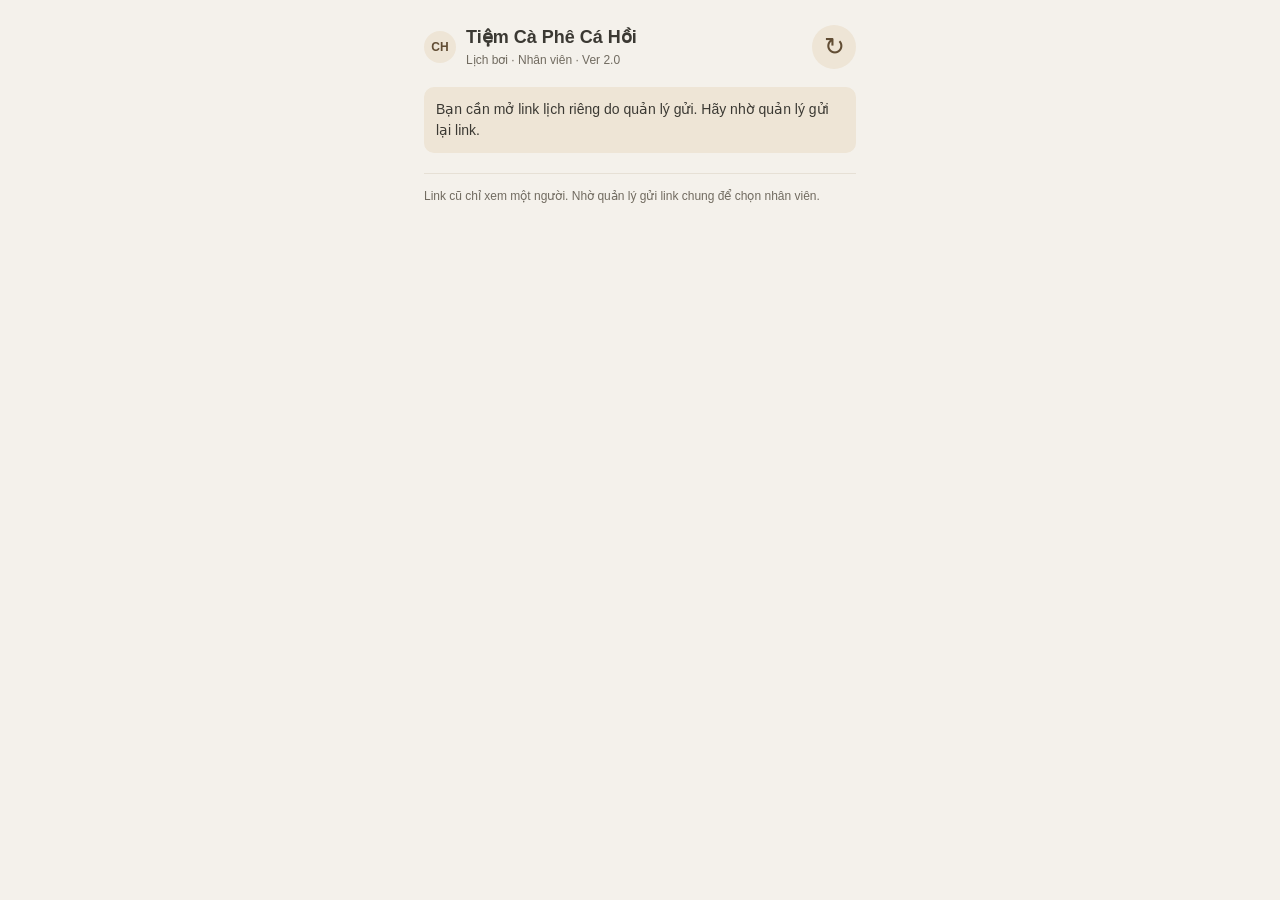
<file: employee.html>
<!doctype html>
<html lang="vi"><head><meta charset="utf-8"><meta name="viewport" content="width=device-width,initial-scale=1,viewport-fit=cover"><meta name="referrer" content="no-referrer"><meta name="theme-color" content="#f3c442"><title>Lịch bơi — Nhân viên · Ver 2.0</title><link rel="stylesheet" href="employee.css?v=200"><script src="snapshot.js?v=201" defer></script><script src="cloud-config.js?v=202" defer></script><script src="employee.js?v=202" defer></script></head>
<body class="employee"><link rel="stylesheet" href="soft.css?v=200"><main><header><span class="mark" aria-hidden="true">CH</span><div><b>Tiệm Cà Phê Cá Hồi</b><small>Lịch bơi · Nhân viên · Ver 2.0</small></div><button id="refresh" aria-label="Tải lại lịch">↻</button></header><p id="notice" role="status">Đang lấy lịch mới nhất…</p><section id="content" hidden><div class="hero"><span id="branch"></span><h1 id="name"></h1><p id="hours"></p><small id="updated"></small></div><div class="week-picker"><button id="prev" aria-label="Tuần trước">‹</button><label for="week" class="sr">Chọn tuần</label><select id="week"></select><button id="next" aria-label="Tuần sau">›</button></div><div id="days" aria-label="Ca làm trong tuần"></div><p class="help">Cần đổi ca? Báo trực tiếp cho quản lý.<br>Đây là lịch đã được quản lý gửi, bạn không thể sửa ở đây.</p></section><footer>Link này dành riêng cho bạn. Không chuyển tiếp cho người khác.</footer></main></body></html>
</file>
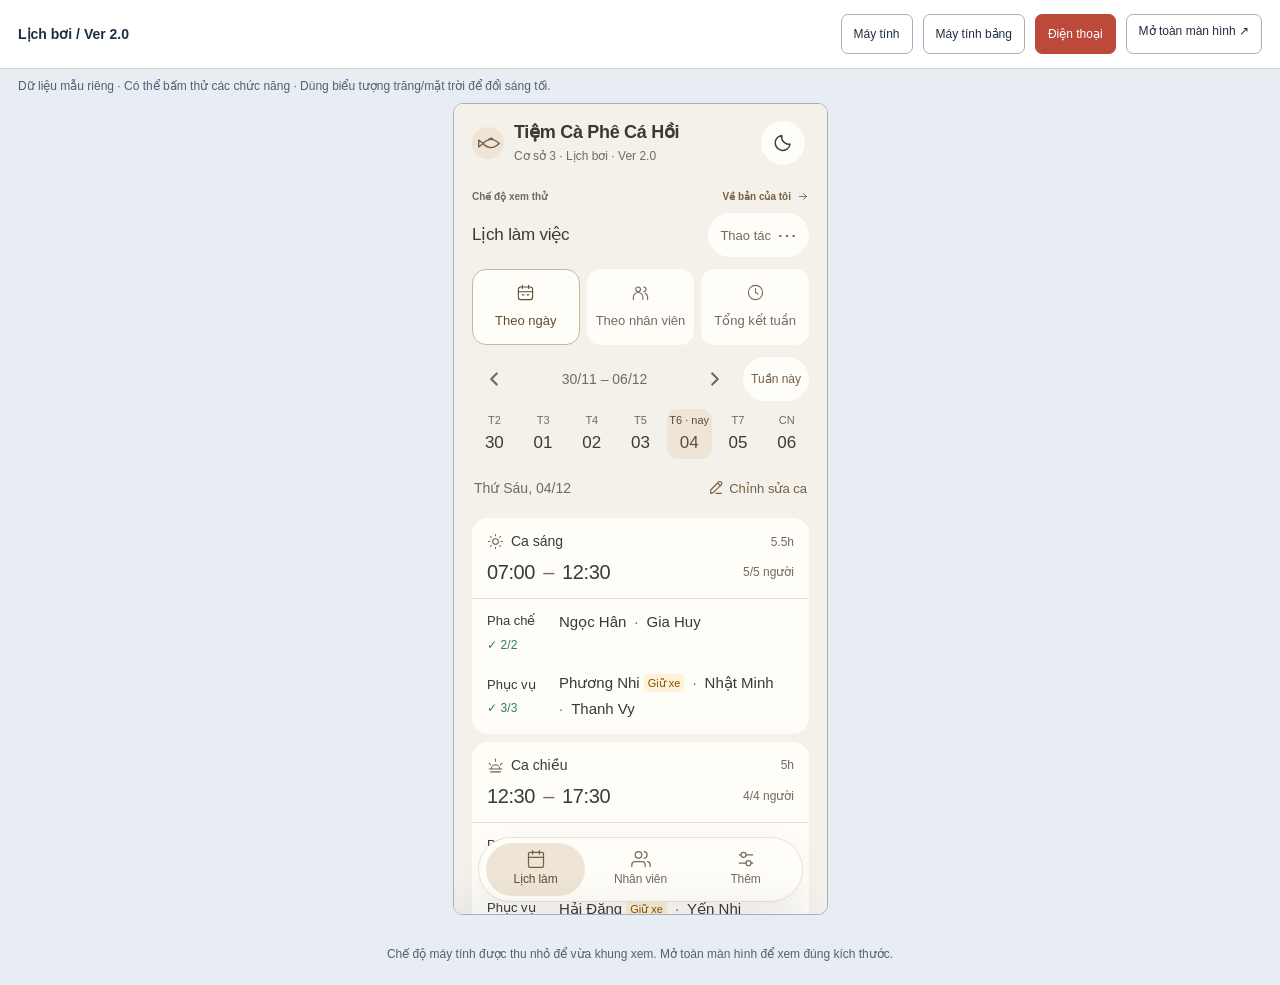
<file: preview.html>
<!doctype html>
<html lang="vi"><head><meta charset="utf-8"><meta name="viewport" content="width=device-width,initial-scale=1"><title>Lịch bơi — Ver 2.0</title>
<style>
*{box-sizing:border-box}body{margin:0;background:#e8edf3;font-family:"Segoe UI",sans-serif;color:#202e40}header{padding:14px 18px;display:flex;align-items:center;gap:10px;flex-wrap:wrap;background:white;border-bottom:1px solid #cbd3de}header>b{margin-right:auto;font-size:14px}button,a{font:12px "Segoe UI",sans-serif;padding:9px 12px;min-height:40px;border:1px solid #a5afbe;background:white;border-radius:7px;color:#202e40;cursor:pointer;text-decoration:none}button[aria-pressed=true]{background:#bd493b;color:white;border-color:#bd493b}button:focus-visible,a:focus-visible{outline:3px solid #bd493b;outline-offset:2px}.note{padding:10px 18px;font-size:12px;color:#526173;margin:0}#stage{position:relative;margin:0 auto 24px}iframe{position:absolute;top:0;left:0;border:1px solid #a5afbe;border-radius:10px;background:white;transform-origin:top left}body>footer{text-align:center;padding:8px 16px 24px;font-size:12px;color:#526173}
</style></head><body>
<header><b>Lịch bơi / Ver 2.0</b><button data-width="1440" data-height="1050" aria-pressed="true">Máy tính</button><button data-width="768" data-height="1024" aria-pressed="false">Máy tính bảng</button><button data-width="375" data-height="812" aria-pressed="false">Điện thoại</button><a href="./?demo=1#week" target="_blank" rel="noopener">Mở toàn màn hình ↗</a></header>
<p class="note">Dữ liệu mẫu riêng · Có thể bấm thử các chức năng · Dùng biểu tượng trăng/mặt trời để đổi sáng tối.</p>
<div id="stage"><iframe id="preview" title="Ứng dụng xếp ca Cá Hồi" src="./?demo=1#week"></iframe></div>
<footer>Chế độ máy tính được thu nhỏ để vừa khung xem. Mở toàn màn hình để xem đúng kích thước.</footer>
<script>
let width=375,height=812;const frame=document.getElementById('preview'),stage=document.getElementById('stage');
function fit(){const scale=Math.min(1,(innerWidth-24)/width);frame.style.width=width+'px';frame.style.height=height+'px';frame.style.transform=`scale(${scale})`;stage.style.width=width*scale+'px';stage.style.height=height*scale+'px';}
document.querySelectorAll('button[data-width]').forEach(b=>{b.setAttribute('aria-pressed',+b.dataset.width===width);b.onclick=()=>{width=+b.dataset.width;height=+b.dataset.height;document.querySelectorAll('button').forEach(x=>x.setAttribute('aria-pressed',x===b));fit();};});window.addEventListener('resize',fit);fit();
</script></body></html>
</file>
<file: ui.css>
/* Cá Hồi workspace: ink, salmon and an uncluttered scheduling surface. */
:root{
  --bg:#f5f6f8;--surface:#fff;--surface-2:#f7f8fa;--ink:#202e40;--muted:#657184;--line:#e4e8ee;
  --brand:#bd493b;--brand-ink:#a63c30;--brand-fill:#bd493b;--brand-soft:#fff0ec;--brand-line:#efc8c0;
  --on-brand:#fff;--raise:#fff;--seg-on-ink:#a63c30;--shadow:0 2px 5px #20304704;--radius:16px;
  --m:#b97712;--a:#258574;--e:#7c65ba;--full:#b65739;--off:#8d99a7;--ok:#258574;
  --bg-f:#f9e8df;--tx-f:#963e1e;--pl-m:#805600;--pl-a:#1d705e;--pl-e:#6150a5;
  --bike-bg:#fff1d9;--bike-line:#f0d9a8;--bike-ink:#805600;--cell-today:#fff6f2;
  --toast-bg:#202e40;--toast-ink:#fff;
  --wb-ok-bg:#e7f3ec;--wb-ok-line:#bee0cb;--wb-ok-h:#1f7a4d;--wb-ok-tx:#256b45;
  --wb-am-bg:#fff4e0;--wb-am-line:#f0d9a8;--wb-am-h:#805600;--wb-am-tx:#805600;
  --wb-pu-bg:#efeafb;--wb-pu-line:#d6cbf3;--wb-pu-h:#5b45a8;--wb-pu-tx:#4b3a8a;
  --wb-bl-bg:#e7f1fb;--wb-bl-line:#c4dbf0;--wb-bl-h:#2b5f8a;--wb-bl-tx:#274e6e;--wb-rd-line:#f0c4c0;--wb-rd-tx:#7d2622;
  --focus-bg:#fff;--tabs-bg:#fff;--header-bg-1:#fff;--header-bg-2:#fff;
  --bg-m:#fff4dd;--tx-m:#805600;--bg-a:#e8f5f1;--tx-a:#1d705e;--bg-e:#eeedfc;--tx-e:#6150a5;
  --bg-o:#eef1f5;--tx-o:#586579;--danger:#b53636;--danger-soft:#fff0ef;
  --nav-ink:#203047;--nav-light:#e6edf5;--nav-muted:#b0becd;--nav-accent:#ffb5a5;
  --display-font:"Bahnschrift","Segoe UI",sans-serif;
  --body-font:"Segoe UI",system-ui,sans-serif;
  color-scheme:light;
}
body{font-family:var(--body-font);line-height:1.5;overscroll-behavior-y:auto}
button,input,select{font-family:inherit}button,a{touch-action:manipulation}button{transition:background .16s,color .16s,border-color .16s}
button:disabled{opacity:.55;cursor:wait}button:active{transform:none!important}a{color:var(--brand);text-underline-offset:4px}
button:hover{filter:brightness(.97)}button:focus-visible,a:focus-visible,[role="button"]:focus-visible,input:focus-visible,select:focus-visible{outline:3px solid var(--brand);outline-offset:3px}
input,select{color:var(--ink)}h1,h2,h3{font-family:var(--display-font);text-wrap:balance}
.ui-icon{width:20px;height:20px;flex-shrink:0;vertical-align:middle}
.sr-only{position:absolute;width:1px;height:1px;overflow:hidden;clip:rect(0,0,0,0);white-space:nowrap}
.skip-link{position:fixed;left:16px;top:-100px;background:var(--surface);padding:12px;z-index:100}.skip-link:focus{top:12px}
#app{max-width:none;margin-left:248px;min-height:100dvh}header.top{height:80px;padding:14px 36px;background:var(--surface);border-bottom:1px solid var(--line);backdrop-filter:none;position:relative}
header.top .cup{display:none}header.top .ttl b{font-size:15px;letter-spacing:0}header.top .ttl span{font-size:12px;margin-top:3px}
.local-status{display:flex;align-items:center;gap:7px;color:var(--muted);font-size:12px;margin-right:10px}.local-status>span{width:7px;height:7px;border-radius:50%;background:var(--a)}
main{padding:32px 36px 48px;width:100%;max-width:1550px;margin:auto;min-width:0}
nav.tabs{left:0;right:auto;top:0;bottom:0;width:248px;max-width:none;margin:0;padding:32px 18px 20px;display:flex;flex-direction:column;gap:7px;background:var(--nav-ink);border:0;border-right:1px solid #263c53;backdrop-filter:none}
nav.tabs button{flex:none;flex-direction:row;justify-content:flex-start;gap:13px;padding:14px 17px;min-height:49px;color:var(--nav-muted);border-radius:10px;text-align:left}
nav.tabs button span{font-size:14px;font-weight:500}nav.tabs button svg{width:21px;height:21px;stroke-width:1.7}nav.tabs button.on{background:#354358;color:#fff}nav.tabs button.on:after{content:"";width:6px;height:6px;background:var(--nav-accent);border-radius:50%;margin-left:auto}nav.tabs button.on svg{color:var(--nav-accent);transform:none}nav.tabs button:hover{background:#2e4056;filter:none}
.side-brand{display:flex;align-items:center;gap:11px;color:#fff;margin:2px 12px 40px}.side-brand b{font-family:var(--display-font);font-size:32px;font-weight:650;line-height:1}.brand-period{color:var(--nav-accent)}.side-brand small{display:block;font-size:8px;letter-spacing:1.4px;margin-top:9px;color:var(--nav-muted)}.fish-mark{width:43px;color:var(--nav-accent)}.fish-mark svg{width:43px;height:32px}
.nav-label{font-size:10px;letter-spacing:1.4px;font-weight:600;color:var(--nav-muted);padding:0 17px;margin-bottom:10px}
.side-note{margin:auto 8px 26px;padding:20px 16px 17px;border:1px solid #526075;border-radius:13px;color:var(--nav-light);font-size:13px}.side-note-icon{display:block;font-size:26px;color:var(--nav-accent);margin-bottom:12px}.side-note b{font-weight:600}.side-note p{font-size:12px;color:var(--nav-muted);margin:7px 0 17px;line-height:1.7}.side-note a{font-size:12px;color:var(--nav-accent);text-decoration:none;display:flex;justify-content:space-between}
.side-footer{display:flex;gap:10px;padding:18px 10px 0;border-top:1px solid #526075;color:var(--nav-light)}.branch-avatar{display:grid;place-items:center;width:37px;height:37px;background:#394b62;border-radius:11px;font-size:12px;font-weight:700}.side-footer b{font-size:12px}.side-footer small{display:block;font-size:11px;color:var(--nav-muted);margin-top:3px}
.eyebrow{font-size:10px;letter-spacing:1.5px;font-weight:700;color:var(--muted)}.page-heading{display:flex;align-items:center;justify-content:space-between;gap:24px;margin-bottom:28px}.page-heading h1{font-size:34px;letter-spacing:-1.2px;line-height:1.3;font-weight:650;margin:9px 0 6px}.page-heading p{margin:0;color:var(--muted);font-size:14px}.page-actions{display:flex;gap:10px;align-items:center;flex-shrink:0}.btn{border-radius:9px;height:44px;padding:0 17px;font-size:13px;font-weight:600;box-shadow:none}.btn.ghost{color:var(--ink)}.icon-btn{height:44px;width:44px;border-radius:9px;background:var(--surface)}.btn.sm{height:44px}.autosave-note{font-size:12px;color:var(--muted)}
.week-summary{display:grid;grid-template-columns:repeat(4,minmax(0,1fr));margin-bottom:28px;border:1px solid var(--line);border-radius:14px;background:var(--surface);padding:20px 0}.metric{padding:0 23px;min-width:0;border-right:1px solid var(--line)}.metric:last-child{border:0}.metric-top{display:flex;justify-content:space-between;align-items:center;gap:8px;color:var(--muted);font-size:12px}.metric-top svg{color:var(--brand);width:18px;height:18px}.metric strong{display:block;font-family:var(--display-font);font-size:28px;letter-spacing:-.8px;margin:9px 0 3px;line-height:1.3;font-weight:600}.metric small{font-size:11px;color:var(--muted)}
.schedule-panel{background:var(--surface);border:1px solid var(--line);border-radius:16px;padding:24px;min-width:0}.schedule-heading{display:flex;justify-content:space-between;align-items:center;gap:16px;margin-bottom:21px}.schedule-heading h2{font-size:20px;font-weight:600;letter-spacing:-.5px}.schedule-heading p{font-size:12px;color:var(--muted);margin:4px 0 0}.schedule-heading .pill{font-size:11px;font-weight:500}
.week-toolbar{margin:0 0 20px;gap:8px}.weeknav{flex:0 1 295px;box-shadow:none;border-radius:9px;background:var(--surface)}.weeknav button{width:44px;height:48px}.weeknav .wlabel b{font-size:14px}.weeknav .wlabel span{font-size:11px;margin-top:3px}.week-toolbar #wMore{margin-left:auto}
.view-switch{display:flex;align-items:center;justify-content:space-between;gap:16px;border-top:1px solid var(--line);padding-top:18px;margin-bottom:20px}.view-switch .seg{width:300px;max-width:100%;border:0;background:var(--surface-2);padding:4px;border-radius:9px}.seg button{display:flex;align-items:center;justify-content:center;gap:7px;min-height:40px;font-size:12px;padding:8px}.seg button svg{width:16px;height:16px}.seg button.on{box-shadow:0 1px 4px #20304715}.legend{margin:0;gap:16px}.legend span{font-size:11px}.legend .dot{width:7px;height:7px}
.daysel{gap:9px;margin:0 0 22px}.daysel button{background:var(--surface-2);border:1px solid transparent;border-radius:10px;padding:13px 4px 11px;line-height:1.4;font-size:11px;font-weight:500;min-width:0}.daysel button>b{display:block;font-family:var(--display-font);font-size:25px;font-weight:500;color:var(--ink);margin:5px 0}.daysel button small{font-size:10px;opacity:1;color:var(--muted)}.daysel button.today{border-color:var(--brand-line)}.daysel button.on{background:var(--brand-soft);border-color:var(--brand);color:var(--brand-ink);box-shadow:inset 0 3px var(--brand)}.daysel button.on b,.daysel button.on small{color:var(--brand-ink)}
.dbar{margin:8px 0 16px}.dttl{font-size:15px;font-weight:600}.editbtn{display:flex;align-items:center;gap:7px;min-height:44px;border-radius:8px;font-size:12px}.editbtn svg{width:16px;height:16px}
.roster-grid{display:grid;grid-template-columns:repeat(2,minmax(0,1fr));gap:16px}.rblock{margin:0;border-radius:12px;box-shadow:none;border:1px solid var(--line)}.rblock.lack{border-color:var(--line)}.rhead{padding:17px 18px;border-bottom:1px solid var(--line);gap:12px;font-size:17px;font-weight:600;background:var(--surface)}.rhead b{font-size:16px;letter-spacing:-.3px;font-weight:650}.shift-caption{display:block;color:var(--muted);font-size:11px;font-weight:500;margin-bottom:2px}.shift-icon{width:39px;height:39px;border-radius:10px;display:grid;place-items:center;flex-shrink:0}.shift-icon svg{width:22px;height:22px}.rhead .time{font-size:12px;text-align:right;font-weight:600}.rhead .time small{display:block;font-size:10px;color:var(--muted);font-weight:400;margin-top:3px}.rrow{padding:15px 18px;gap:12px;min-height:76px}.rrow .rlabel{width:63px;font-size:12px;font-weight:600}.cnt{font-size:10px;font-weight:500;margin-top:5px}.names{gap:7px;padding:0}.person-chip{display:inline-flex;align-items:center;gap:7px;background:var(--surface-2);border:1px solid var(--line);border-radius:7px;padding:5px 8px 5px 5px;font-size:11px;line-height:1.4;flex-wrap:wrap;overflow-wrap:anywhere}.mini-avatar{display:inline-grid;place-items:center;width:25px;height:25px;flex-shrink:0;background:#e8edf3;color:#455970;border-radius:6px;font-size:9px;font-weight:650}.person-chip svg{width:12px;height:12px}.bike-label{font-size:9px;color:var(--bike-ink);background:var(--bike-bg);border-radius:4px;padding:2px 4px}.nobody{font-size:12px;font-style:normal}.nchip{min-height:44px;border-radius:8px;font-size:12px}.addp{width:44px;height:44px;border-radius:8px;border-color:var(--muted)}.schedule-foot{display:flex;align-items:center;gap:8px;color:var(--muted);font-size:11px;line-height:1.6;margin:20px 0 0}.schedule-foot svg{width:15px;height:15px}
.people-table-wrap{overflow:auto;border:1px solid var(--line);border-radius:10px}.people-table{border-collapse:separate;border-spacing:0;width:100%;min-width:830px;font-size:11px;text-align:center}.people-table th,.people-table td{border-bottom:1px solid var(--line);border-right:1px solid var(--line);padding:8px}.people-table th:last-child,.people-table td:last-child{border-right:0}.people-table tr:last-child>*{border-bottom:0}.people-table thead th{background:var(--surface-2);font-weight:500;color:var(--muted);padding:12px 8px}.people-table thead th b{display:block;color:var(--ink);font-size:12px;margin-top:3px}.people-table th:first-child{position:sticky;left:0;background:var(--surface);text-align:left;min-width:140px;z-index:2}.people-table tbody th .mini-avatar{float:left;margin:3px 8px 0 0}.people-table tbody th>b{font-size:12px;font-weight:600}.people-table tbody th>small{display:block;font-weight:400;color:var(--muted);font-size:10px}.people-table .is-today{background:var(--brand-soft);color:var(--brand)}.schedule-cell{width:100%;min-width:68px;min-height:46px;display:flex;flex-direction:column;justify-content:center;align-items:stretch;gap:4px;padding:0;border-radius:6px}.table-shift{display:block;font-size:10px;font-weight:600;padding:9px 3px;border-radius:5px;white-space:nowrap}.table-shift small{display:block;font-size:9px}.table-shift svg{width:10px;height:10px}.cell-placeholder{color:var(--muted);font-size:14px}.schedule-cell:hover{background:var(--brand-soft)}.leave-cell{border:1px dashed var(--danger)}.hours-cell{font-weight:650}
.onboarding{text-align:center;padding:42px 20px 34px}.empty-calendar{width:72px;height:72px;background:var(--brand-soft);color:var(--brand);display:grid;place-items:center;margin:0 auto 22px;border-radius:20px;transform:rotate(-5deg)}.empty-calendar svg{width:35px;height:35px}.onboarding h2{font-size:25px;margin:10px 0;font-weight:600}.onboarding p{font-size:13px;line-height:1.8;color:var(--muted);margin:10px auto 22px;max-width:430px}.empty-actions{display:flex;justify-content:center;gap:10px;flex-wrap:wrap}.demo-link{display:inline-flex;gap:8px;align-items:center;font-size:12px;margin-top:24px;text-decoration:none}.demo-link svg{width:16px;height:16px}.demo-banner{display:flex;align-items:center;justify-content:space-between;gap:12px;padding:10px 14px;border:1px solid var(--brand-line);background:var(--brand-soft);border-radius:8px;font-size:11px;margin-bottom:22px;color:var(--brand-ink)}.demo-banner a{display:flex;align-items:center;gap:6px;font-weight:600;text-decoration:none;white-space:nowrap}.demo-banner svg{width:15px;height:15px}
.today-hero{padding:28px;background:var(--nav-ink);box-shadow:none;color:var(--nav-light);border-radius:16px}.today-hero .nowline{font-size:27px;max-width:740px;margin:8px 0 24px;font-family:var(--display-font);font-weight:500}.today-hero .dow{color:var(--nav-accent);opacity:1}.today-hero .stats{gap:0;border-top:1px solid #526075;padding-top:22px}.today-hero .stats>div{padding:0 30px;border-right:1px solid #526075}.today-hero .stats>div:first-child{padding-left:0}.today-hero .stats>div:last-child{border:0}.today-hero .stats b{font-size:28px;font-weight:500}.today-hero .stats div span{display:block;margin-top:8px;font-size:12px;opacity:1;color:var(--nav-muted)}.tblock.dim{opacity:1}.tblock{margin-top:16px;border-radius:12px}.tblock.live{border-color:var(--a);box-shadow:none}.livetag{font-size:9px;background:var(--bg-a);color:var(--tx-a)}.tblock .nm2{font-size:14px;font-weight:500}.tblock .rlabel{width:90px}
.sec-title{font-size:11px;letter-spacing:1px;margin:26px 0 11px}.sec-title:first-child{margin-top:0}.card{box-shadow:none}.pad{padding:22px}.li{padding:19px 22px;min-height:80px}.li[role="button"]{cursor:pointer}.li[role="button"]:hover{background:var(--surface-2)}.li .av{width:42px;height:42px;border-radius:12px;font-size:13px;font-weight:600}.li .info b{font-size:14px;font-weight:600}.li .info span{font-size:12px;margin-top:4px}.li .chev{color:var(--muted)}.empty{padding:50px 22px;font-size:14px;line-height:1.8;background:var(--surface);border:1px dashed var(--line);border-radius:14px}.empty .big{color:var(--brand);margin:0 auto 20px}.empty .big svg{height:35px;width:35px}.fab{display:none!important}
.staff-tools{display:flex;gap:12px;align-items:center;margin-bottom:18px}.search-field{position:relative;flex:1}.search-field svg{position:absolute;left:14px;top:13px;color:var(--muted);width:18px;height:18px}.search-field input{height:46px;padding:0 14px 0 42px;width:100%;background:var(--surface);border:1px solid var(--line);border-radius:9px;font-size:14px}.staff-tools select{height:46px;border:1px solid var(--line);border-radius:9px;padding:0 12px;background:var(--surface);font-size:13px}.staff-roster{display:grid;grid-template-columns:repeat(2,minmax(0,1fr));gap:14px}.staff-roster .li{border:1px solid var(--line);border-radius:12px;background:var(--surface)}
.settings-grid{display:grid;grid-template-columns:minmax(0,1.2fr) minmax(0,1fr);gap:0 24px;align-items:start}.settings-section{min-width:0;margin-bottom:22px}.settings-section .sec-title{margin:0 0 10px}.settings-section .pad{padding:20px}.settings-section .row>div{min-width:0}.settings-section .row{gap:16px}.settings-section .field{margin-bottom:16px}.settings-section .req-tbl{font-variant-numeric:tabular-nums}.settings-section .danger-text{color:var(--danger)}.settings-section .btnReset{border-color:var(--danger)}
.sheet{left:auto;right:0;bottom:0;top:0;width:520px;max-width:100%;max-height:100dvh;margin:0;border-radius:18px 0 0 18px;padding:32px 26px 30px;transform:translateX(103%);transition:transform .22s ease;box-shadow:-12px 0 45px #172c4620}.sheet.show{transform:translateX(0)}.sheet .grip{display:none}.sheet h2{font-size:25px;margin:3px 45px 6px 0;font-weight:600}.sheet .sub{font-size:13px;margin:0 0 25px}.sheet-close{float:right;margin-top:-7px}.sheet .field{margin-bottom:18px}.field label{font-size:12px;font-weight:600;margin:0 0 7px}.field input,.field select{height:48px;border-radius:9px;background:var(--surface);border-color:#a4aebb}.field input:focus,.field select:focus{outline:2px solid var(--brand-soft)}.sheet .btn.wide{height:48px;border-radius:9px}.backdrop{background:#152a43a3;backdrop-filter:blur(3px)}.modal-open{overflow:hidden}.toast{bottom:28px;border-radius:9px;max-width:calc(100vw - 32px);width:max-content;font-size:13px;font-weight:500}.mrow{padding:16px}.mtx small{font-size:12px;margin-top:4px}.opt{min-height:48px}.tgl{min-width:50px;height:32px}.tgl span{top:4px}.warnbox h3{font-size:12px;text-transform:none;letter-spacing:0}.warnbox{margin:0 0 16px}.warnbox li{font-size:12px}.pill{white-space:normal}.btn.danger-text{color:var(--danger)}
@media(min-width:1600px){main{padding:40px 48px}.roster-grid{gap:20px}.rrow{min-height:86px}.person-chip{font-size:12px}}
@media(max-width:1199px){#app{margin-left:218px}nav.tabs{width:218px;padding-left:13px;padding-right:13px}.side-brand{margin-left:8px}.side-brand b{font-size:28px}main{padding:26px 24px}.page-heading{align-items:flex-start}.page-heading h1{font-size:30px}.page-actions{flex-wrap:wrap;justify-content:flex-end;max-width:215px;gap:8px}.page-actions .btn{height:40px}.metric{padding:0 16px}.metric strong{font-size:24px}.metric small{font-size:10px}.schedule-panel{padding:20px}.roster-grid{gap:12px}.rhead{padding:14px}.rrow{padding:14px;flex-direction:column;gap:8px}.rrow .rlabel{width:auto;display:flex;align-items:center;gap:8px;padding:0}.rlabel .cnt{display:inline;margin:0}.settings-grid{grid-template-columns:1fr}.staff-roster{grid-template-columns:1fr}}
@media(max-width:900px){#app{margin-left:0}header.top{height:72px;padding:12px 22px;position:sticky;top:0}header.top .cup{display:grid;background:var(--brand-fill);border-radius:11px;box-shadow:none}header.top .ttl b{font-size:14px}.local-status{display:none}main{padding:24px 22px calc(100px + var(--safe-b))}nav.tabs{left:0;right:0;top:auto;bottom:0;flex-direction:row;width:auto;background:var(--surface);border-top:1px solid var(--line);padding:8px 12px calc(8px + var(--safe-b));gap:4px}nav.tabs .side-brand,nav.tabs .nav-label,nav.tabs .side-note,nav.tabs .side-footer{display:none}nav.tabs button{flex:1;min-width:0;flex-direction:column;align-items:center;gap:4px;padding:7px 2px;min-height:52px;color:var(--muted);border-radius:9px}nav.tabs button span{font-size:10px;font-weight:600}nav.tabs button.on{background:var(--brand-soft);color:var(--brand-ink)}nav.tabs button.on:after{display:none}nav.tabs button.on svg{color:var(--brand)}nav.tabs button:hover{background:var(--surface-2)}.page-actions{max-width:none}.page-heading h1{font-size:30px}.metric strong{font-size:26px}.rrow{flex-direction:row}.rrow .rlabel{display:block;width:65px;flex-shrink:0}.rlabel .cnt{display:block;margin-top:5px}.settings-grid{grid-template-columns:1fr 1fr}.toast{bottom:calc(95px + var(--safe-b))}.staff-roster{grid-template-columns:repeat(2,minmax(0,1fr))}}
@media(max-width:650px){header.top{padding:12px 16px;padding-top:calc(12px + var(--safe-t));height:calc(72px + var(--safe-t))}main{padding:22px 16px calc(100px + var(--safe-b))}.page-heading{display:block;margin-bottom:22px}.page-heading .eyebrow{font-size:9px;letter-spacing:1px}.page-heading h1{font-size:30px;margin-top:6px}.page-heading p{font-size:13px;line-height:1.7;max-width:330px}.page-actions{justify-content:flex-start;margin-top:18px;gap:8px}.page-actions .btn{height:44px;font-size:12px;padding:0 13px}.week-summary{grid-template-columns:repeat(2,minmax(0,1fr));padding:0;margin-bottom:20px}.metric{padding:16px;border-right:1px solid var(--line);border-bottom:1px solid var(--line)}.metric:nth-child(2){border-right:0}.metric:nth-child(n+3){border-bottom:0}.metric strong{font-size:25px}.metric-top{font-size:11px}.metric small{font-size:10px}.schedule-panel{padding:16px 12px;border-radius:13px}.schedule-heading{padding:0 3px;margin-bottom:16px}.schedule-heading h2{font-size:18px}.schedule-heading p{display:none}.weeknav{flex:1}.weeknav .wlabel b{font-size:13px}.weeknav .wlabel span{font-size:10px}.week-toolbar{gap:6px;margin-bottom:16px}.week-toolbar .icon-btn{width:40px;flex-shrink:0}.view-switch{display:block;margin-bottom:16px;padding-top:14px}.view-switch .seg{width:100%}.view-switch .legend{margin:13px 0 0;justify-content:center}.daysel{gap:4px;margin-bottom:20px}.daysel button{padding:10px 1px 8px;font-size:10px;border-radius:8px}.daysel button>b{font-size:22px;margin:6px 0}.daysel button small{font-size:8px}.daysel button>span{font-size:9px}.dbar{gap:8px;margin-bottom:13px}.dttl{font-size:13px}.editbtn{padding:8px 10px;font-size:11px;gap:5px}.editbtn svg{width:14px}.roster-grid{grid-template-columns:1fr;gap:12px}.rhead{padding:15px}.rrow{padding:14px 15px;min-height:75px}.person-chip{font-size:11px}.schedule-foot{align-items:flex-start;font-size:10px;margin:17px 3px 0}.onboarding{padding:30px 8px 20px}.onboarding h2{font-size:23px}.onboarding p{font-size:12px}.empty-actions{flex-direction:column;align-items:stretch}.demo-link{font-size:11px}.demo-banner{align-items:flex-start;font-size:10px;flex-direction:column;padding:10px 12px;margin-bottom:20px}.today-hero{padding:22px}.today-hero .nowline{font-size:22px;line-height:1.4}.today-hero .stats>div{padding:0 15px}.today-hero .stats div span{font-size:10px}.today-hero .stats b{font-size:25px}.today-hero .dow{font-size:12px}.tblock .rhead{font-size:14px;flex-wrap:wrap}.livetag{font-size:8px}.tblock .nm2{font-size:13px}.tblock .rrow .rlabel{width:60px}.staff-roster,.settings-grid{grid-template-columns:1fr}.staff-tools{flex-wrap:wrap;gap:8px}.search-field{flex-basis:100%}.staff-tools select{width:100%}.li{padding:16px}.li .info b{font-size:14px}.pad{padding:18px}.sheet{top:auto;left:0;right:0;bottom:0;width:100%;max-height:92dvh;border-radius:20px 20px 0 0;padding:20px 20px calc(24px + var(--safe-b));transform:translateY(103%)}.sheet.show{transform:none}.sheet h2{font-size:23px}.sheet .grip{display:block;margin:-10px auto 14px}.sheet-close{margin-top:2px}.sheet .two{gap:10px}.field input{min-width:0}.sheet .sub{margin-bottom:20px}.settings-section .row{gap:10px;flex-wrap:wrap}.req-tbl td.rq-per{font-size:12px}.req-tbl .rq-in{min-width:40px}.btn{white-space:normal}.toast{font-size:12px}.sheet .menu{margin-bottom:10px}}
:root[data-theme="dark"]{--bg:#141d28;--surface:#1d2937;--surface-2:#243344;--ink:#e8eef6;--muted:#acb9c9;--line:#3b4c60;--brand:#ffae9d;--brand-ink:#ffc0b2;--brand-fill:#b94133;--brand-soft:#412e30;--brand-line:#81534b;--raise:#35475d;--seg-on-ink:#ffb5a5;--focus-bg:#243344;--tabs-bg:#1d2937;--header-bg-1:#1d2937;--header-bg-2:#1d2937;--bg-m:#3b321f;--tx-m:#f5ce83;--bg-a:#203e39;--tx-a:#97d8c4;--bg-e:#36304c;--tx-e:#c9baf3;--bg-o:#344354;--tx-o:#c3cedb;--danger:#ffaaa5;--danger-soft:#422d31;--m:#efbc64;--a:#70c6b4;--e:#b39be9;--pl-m:#f5ce83;--pl-a:#97d8c4;--pl-e:#c9baf3;--bg-f:#422d27;--tx-f:#ffb79c;--bike-bg:#3d321d;--bike-ink:#f5ce83;--bike-line:#70603f;--wb-ok-bg:#203e39;--wb-ok-line:#42685b;--wb-ok-h:#97d8c4;--wb-ok-tx:#b6e7d7;--wb-am-bg:#3b321f;--wb-am-line:#70603f;--wb-am-h:#f5ce83;--wb-am-tx:#f5ce83;--wb-pu-bg:#36304c;--wb-pu-line:#62577b;--wb-pu-h:#c9baf3;--wb-pu-tx:#d8cdf5;--wb-bl-bg:#243b51;--wb-bl-line:#4b6985;--wb-bl-h:#acd4fa;--wb-bl-tx:#badcfa;--wb-rd-line:#81534b;--wb-rd-tx:#ffbbb3;color-scheme:dark}
:root[data-theme="dark"] .mini-avatar{background:#394c64;color:#c9d8ed}:root[data-theme="dark"] .field input,:root[data-theme="dark"] .field select{border-color:#687b91}:root[data-theme="dark"] .cnt.ok{color:#97d8c4}:root[data-theme="dark"] .today-hero{border:1px solid var(--line)}
@media(min-width:1000px){.schedule-panel{display:grid;grid-template-columns:minmax(0,1fr) auto;gap:0 20px}.schedule-panel>*{grid-column:1/-1}.schedule-panel>.schedule-heading{grid-column:1;margin-bottom:20px}.schedule-panel>.week-toolbar{grid-column:2;grid-row:1;margin-bottom:20px}.schedule-heading>.pill{display:none}.weeknav{flex:0 1 265px;width:265px}.week-toolbar #wMore{margin-left:0}.page-heading{margin-bottom:24px}.week-summary{margin-bottom:24px}.daysel{margin-bottom:18px}}
@media(prefers-reduced-motion:reduce){*,*:before,*:after{animation:none!important;transition:none!important;scroll-behavior:auto!important}}
</file>
<file: iphone.css>
/* Phone-first: prioritize the roster without shrinking names or touch targets. */
.week-totals{margin:0 0 16px;border:1px solid var(--line);border-radius:10px;background:var(--surface)}
.week-totals>summary{display:flex;align-items:center;gap:8px;min-height:44px;padding:8px 12px;cursor:pointer;font-size:13px;list-style:none}
.week-totals>summary::-webkit-details-marker{display:none}.summary-more{margin-left:auto;color:var(--brand);font-weight:600}.summary-more:after{content:' ＋'}.week-totals[open] .summary-more:after{content:' −'}
.week-totals .week-summary{margin:0;border:0;border-top:1px solid var(--line);border-radius:0 0 10px 10px}
.mobile-people,.mobile-week-actions{display:none}
.week-toolbar #wToday,.week-toolbar #wMore{width:auto;min-width:58px;padding:0 8px;font-size:12px;white-space:nowrap}
@media(max-width:650px){
  :root{--display-font:-apple-system,BlinkMacSystemFont,"Segoe UI",sans-serif;--body-font:-apple-system,BlinkMacSystemFont,"Segoe UI",sans-serif}
  body{font-size:16px}header.top{height:calc(56px + var(--safe-t));padding:calc(6px + var(--safe-t)) 12px 6px;gap:9px}header.top .cup{width:32px;height:32px;border-radius:9px}header.top .cup svg{width:25px}header.top .ttl b{font-size:14px}header.top .ttl span{font-size:12px;margin-top:0}header.top #btnSettings{display:none}header.top .icon-btn{width:44px;height:44px;border:0;background:transparent}
  main{padding:10px 12px calc(88px + var(--safe-b))}.page-heading{display:flex;gap:8px;align-items:center;margin:0 0 12px}.page-heading h1{font-size:23px;font-weight:700;letter-spacing:-.6px;margin:0}.page-heading .eyebrow,.page-heading p{display:none}.page-heading .page-actions{margin:0 0 0 auto;flex-shrink:1}.page-heading .page-actions .btn{font-size:14px}.page-heading:has(+*){margin-bottom:8px}body:has(#v-week.active) .page-heading .page-actions{display:none}.autosave-note{font-size:12px}
  .demo-banner{flex-direction:row;align-items:center;padding:3px 8px;min-height:28px;margin:0 0 8px;font-size:11px;border:0}.demo-banner>span{font-size:0}.demo-banner>span b{font-size:11px}.demo-banner a{min-height:28px}
  #v-week.active{display:flex;flex-direction:column}.week-totals{order:2;margin:12px 0 0}.week-totals>summary{font-size:13px;min-height:48px}.week-totals .metric small{font-size:12px}.week-totals .metric-top{font-size:13px}.week-totals .metric strong{font-size:23px}
  .schedule-panel{padding:0;background:transparent;border:0;border-radius:0}.schedule-heading{display:none}.week-toolbar{gap:6px;margin:0 0 10px}.weeknav{width:auto;min-width:0;flex:1;border-radius:9px}.weeknav button{width:44px;min-width:44px;height:44px}.weeknav .wlabel{padding:0;min-width:0}.weeknav .wlabel b{font-size:13px}.weeknav .wlabel span{display:none}.week-toolbar .icon-btn{width:44px;height:44px;flex-shrink:0}
  .view-switch{border:0;padding:0;margin-bottom:10px}.view-switch .seg{background:var(--line);padding:3px}.view-switch .seg button{font-size:14px;min-height:38px}.view-switch .legend{display:none}
  .daysel{gap:4px;margin-bottom:10px}.daysel button{padding:5px 0 6px;min-height:58px;border-radius:9px;min-width:0;background:var(--surface)}.daysel button>span{font-size:11px}.daysel button>b{font-size:19px;margin:2px 0 0}.daysel button small{display:none}.daysel button.on{box-shadow:none;background:var(--brand-fill);color:var(--on-brand)}.daysel button.on b{color:var(--on-brand)}
  .dbar{margin:0 0 9px;gap:6px}.dttl{font-size:14px;font-weight:600}.editbtn{font-size:13px;min-height:44px;padding:6px 10px}.editbtn svg{width:16px}
  .roster-grid{gap:10px}.rblock{border-radius:12px}.rhead{padding:10px 12px;gap:9px}.shift-icon{width:31px;height:31px;border-radius:8px}.shift-icon svg{width:19px;height:19px}.shift-caption{font-size:12px}.rhead b{font-size:16px}.rhead .time{font-size:12px}.rhead .time small{font-size:12px}.rrow{padding:9px 12px;min-height:0;gap:10px}.rrow .rlabel{font-size:13px;width:59px;padding-top:3px}.cnt{font-size:12px;margin-top:3px}.names{gap:5px 10px}.person-chip{font-size:15px;line-height:1.5;gap:4px;padding:0;background:transparent;border:0;border-radius:0}.person-chip .mini-avatar{display:none}.person-chip+.person-chip:before{content:'·';color:var(--muted);margin-right:4px}.bike-label{font-size:11px;padding:1px 4px}.nobody{font-size:14px}.nchip{font-size:14px;padding:6px 10px}.addp{width:44px;height:44px}.schedule-foot{font-size:12px;margin:12px 0;line-height:1.5}
  .mobile-week-actions{display:flex;gap:8px}.mobile-week-actions .btn{flex:1;font-size:14px;min-height:46px;padding:0 9px}
  .desktop-people{display:none}.mobile-people{display:block}.mobile-people>label{display:block;font-size:13px;font-weight:600;margin:0 0 6px}.mobile-people select{width:100%;height:48px;border-radius:9px;border:1px solid var(--muted);background:var(--surface);color:var(--ink);padding:0 12px;font-size:16px}.person-total{font-size:13px;color:var(--muted);margin:8px 0 12px}.personal-days{border:1px solid var(--line);border-radius:12px;overflow:hidden}.personal-day{display:flex;align-items:center;gap:12px;width:100%;text-align:left;padding:10px 12px;min-height:64px;background:var(--surface);border-bottom:1px solid var(--line)}.personal-day:last-child{border-bottom:0}.personal-day>span:first-child{min-width:42px}.personal-day b{font-size:14px}.personal-day small{display:block;font-size:12px;color:var(--muted)}.personal-day>span:nth-child(2){flex:1;font-size:14px;min-width:0}.personal-shift{display:block;width:fit-content;padding:4px 8px;border-radius:5px;margin:2px 0;font-size:14px}.personal-edit{font-size:13px;color:var(--brand)}
  nav.tabs{padding:5px 4px calc(5px + var(--safe-b));gap:0}nav.tabs button{min-height:52px;padding:5px 1px;gap:3px}nav.tabs button span{font-size:11px}nav.tabs button svg{width:21px;height:21px}
  .staff-tools{margin-bottom:12px}.search-field input,.staff-tools select{font-size:16px}.staff-roster{gap:8px}.li{padding:12px;min-height:68px}.li .info b{font-size:16px}.li .info span{font-size:13px;overflow-wrap:anywhere}.li .av{width:34px;height:34px;border-radius:9px;font-size:12px}.sec-title{font-size:12px;margin:16px 0 8px;letter-spacing:.3px}.empty{font-size:15px;padding:24px 16px}.onboarding{padding:24px 10px}.empty-calendar{width:44px;height:44px;margin-bottom:12px;transform:none;border-radius:12px}.empty-calendar svg{width:25px;height:25px}.onboarding .eyebrow{display:none}.onboarding h2{font-size:21px}.onboarding p{font-size:14px;margin-bottom:16px}.empty-actions .btn{font-size:15px;min-height:48px}.demo-link{font-size:13px;margin-top:18px}
  .today-hero{padding:14px 16px}.today-hero .nowline{font-size:19px;margin:6px 0 12px}.today-hero .stats{padding-top:12px}.today-hero .stats div span{font-size:12px}.today-hero .stats b{font-size:23px}.tblock .nm2{font-size:15px}.tblock .rrow{min-height:0}.livetag{font-size:10px}
  .sheet{padding:16px 16px calc(20px + var(--safe-b));max-height:92dvh}.sheet h2{font-size:22px}.sheet .sub{font-size:14px;margin-bottom:16px}.sheet .field{margin-bottom:14px}.field label{font-size:14px}.sheet input,.sheet select,.settings-section input{font-size:16px}.sheet .btn,.sheet .seg button,.sheet .opt{font-size:15px}.sheet .seg button{min-height:44px}.sheet .mtx b{font-size:15px}.sheet .mtx small{font-size:13px}.sheet .mrow{padding:12px}.sheet .exrow .x{width:44px;height:44px}.settings-section .sec-title{font-size:13px}.warnbox li{font-size:13px}.tgl{min-height:44px}.tgl span{top:10px}.toast{font-size:14px}
}
</file>
<file: minimal.css>
/* Reference direction: one gold summary card, white surfaces, quiet list rows. */
:root{--brand:#916500;--brand-ink:#735000;--brand-fill:#f2be36;--on-brand:#30260f;--brand-soft:#fff6dc;--brand-line:#ead59b;--ink:#282820;--muted:#706f65;--bg:#fafaf7;--surface:#fff;--surface-2:#f8f8f3;--line:#e8e8df;--seg-on-ink:#735000;--focus-bg:#fff;--accent-card:#f3c442;--accent-ink:#30260f}
.pocket-card{display:none}.settings-disclosure{border-bottom:1px solid var(--line)}.settings-disclosure>summary{display:flex;align-items:center;justify-content:space-between;gap:12px;min-height:72px;padding:14px 6px;cursor:pointer;list-style:none}.settings-disclosure>summary::-webkit-details-marker{display:none}.settings-disclosure summary b{font-size:15px;font-weight:600}.settings-disclosure summary small{display:block;font-size:13px;color:var(--muted);margin-top:3px}.settings-disclosure[open]>summary{color:var(--brand)}.settings-section{margin-bottom:0}.settings-grid{gap:0 28px}.settings-disclosure .card{border:0;border-radius:0;background:var(--surface-2);margin-bottom:12px}.simple-help{padding:15px 16px;background:var(--brand-soft);border-radius:12px;margin-bottom:16px;font-size:14px}.simple-help p{margin:5px 0 0;font-size:13px;line-height:1.6}.extra-options{margin-top:18px}.extra-options>summary{min-height:48px;cursor:pointer;padding:12px 0;font-size:14px;color:var(--muted)}#simpleManual{margin-top:10px}.flow-intro{font-size:15px;font-weight:600;margin-top:0}.sheet .flow-intro+.muted{font-size:14px;line-height:1.6;margin-bottom:22px}#v-settings>.btn{margin-top:20px}nav.tabs button.on svg{color:var(--brand-fill)}
@media(max-width:650px){
  body{background:var(--surface)}header.top{background:var(--surface);border:0}header.top .cup{background:var(--accent-card);color:var(--accent-ink);border-radius:50%;width:29px;height:29px}header.top .cup svg g{stroke:var(--accent-ink)}header.top .ttl b{font-size:14px;font-weight:600}header.top .ttl span{font-size:11px}header.top #themeToggle{background:var(--brand-soft);border-radius:50%;height:36px;width:36px;margin:4px}
  main{padding:4px 14px calc(84px + var(--safe-b))}body:has(#v-week.active) .page-heading{display:none}.demo-banner{margin:0 0 5px;padding:0 6px;font-size:10px;min-height:22px;background:var(--surface-2)}.demo-banner>span b{font-size:10px}.demo-banner a{min-height:24px;font-size:10px}.demo-banner a svg{width:12px}
  .pocket-card{display:block;background:var(--accent-card);color:var(--accent-ink);border-radius:16px;padding:13px 16px 9px;margin-bottom:13px}.pocket-label{display:flex;justify-content:space-between;font-size:12px;align-items:center}.pocket-label>span{font-variant-numeric:tabular-nums}.pocket-value{font-size:31px;line-height:1.15;font-weight:700;letter-spacing:-.8px;margin:7px 0 0;display:flex;align-items:baseline;gap:8px}.pocket-value>span{font-size:14px;font-weight:500;letter-spacing:0}.pocket-day{font-size:12px;margin:3px 0 6px}.pocket-actions{display:flex;justify-content:space-around;gap:8px}.pocket-actions button{display:flex;align-items:center;flex-direction:column;gap:4px;min-width:70px;min-height:60px;font-size:12px;padding:4px 10px;color:var(--accent-ink)}.pocket-actions button>span{width:31px;height:31px;display:grid;place-items:center;border-radius:50%;background:#30260f12}.pocket-actions svg{width:18px;height:18px}
  .week-toolbar{margin-bottom:8px;gap:8px}.weeknav{border:0;box-shadow:none;background:transparent}.weeknav .wlabel b{font-size:14px;font-weight:600}.weeknav button{color:var(--muted);background:var(--surface-2);border-radius:50%;width:36px;min-width:36px;height:44px}.week-toolbar #wMore{display:none}.week-toolbar #wToday{border:0;color:var(--brand);background:var(--brand-soft);border-radius:8px;font-size:12px}
  .view-switch{margin-bottom:8px}.view-switch .seg{border-bottom:1px solid var(--line);background:transparent;padding:0;border-radius:0;gap:20px;justify-content:flex-start}.view-switch .seg button{flex:none;border-radius:0;padding:7px 0;font-size:14px;font-weight:500;min-height:42px;color:var(--muted);border-bottom:2px solid transparent}.view-switch .seg button.on{background:transparent;box-shadow:none;color:var(--brand);border-bottom-color:var(--brand-fill)}.view-switch .seg svg{display:none}
  .daysel{margin-bottom:6px;gap:3px}.daysel button{border:0;background:transparent;min-height:54px;padding:4px 0;border-radius:9px}.daysel button>span{font-size:11px}.daysel button>b{font-size:17px}.daysel button.on{background:var(--brand-soft);color:var(--brand-ink)}.daysel button.on b{color:var(--brand-ink)}.daysel button.today:not(.on){box-shadow:inset 0 -2px var(--brand-fill)}.dbar{margin-bottom:0}.dttl{font-size:13px}.editbtn{background:transparent;border:0;font-size:13px;color:var(--brand)}.editbtn.on{background:var(--brand-soft);color:var(--brand-ink)}
  .roster-grid{gap:0}.rblock{border:0;border-bottom:1px solid var(--line);border-radius:0;background:var(--surface)}.rhead{border:0;padding:13px 0 7px;gap:9px}.rhead b{font-size:15px}.rhead .time{font-size:12px}.rhead .time small{font-size:11px}.shift-icon{width:34px;height:34px;border-radius:50%}.shift-caption{font-size:11px;margin-bottom:0}.rrow{border:0;padding:5px 0 8px;gap:12px}.rrow .rlabel{font-size:12px;width:60px}.rrow:last-child{padding-bottom:13px}.cnt{font-size:11px}.person-chip{font-size:14px}.names{gap:4px 8px}.bike-label{font-size:10px}.schedule-foot{font-size:12px;margin-top:16px}.week-totals{border:0;border-bottom:1px solid var(--line);border-radius:0}.week-totals summary{padding:8px 0;font-size:12px}.summary-more{font-weight:500}
  nav.tabs{background:var(--surface);border-top:1px solid var(--line);padding:5px 12px calc(5px + var(--safe-b));justify-content:space-around}nav.tabs button{flex:1;max-width:140px;min-height:54px;border-radius:0;gap:4px;color:var(--muted)}nav.tabs button.on{background:transparent;color:var(--brand)}nav.tabs button.on svg{color:var(--brand)}nav.tabs button span{font-size:12px}nav.tabs button svg{width:22px;height:22px}
  .staff-roster{gap:0}.staff-roster .li{border:0;border-bottom:1px solid var(--line);border-radius:0;padding:13px 0}.li .av{border-radius:50%;background:var(--brand-soft);color:var(--brand-ink)}.staff-tools input,.staff-tools select{background:var(--surface-2);border:1px solid var(--line)}.personal-days{border:0;border-radius:0}.personal-day{padding-left:0;padding-right:0}.personal-shift{font-size:14px}.settings-disclosure .pad{padding:15px}.settings-section .sec-title{display:none}.simple-help{font-size:14px}.sheet{background:var(--surface)}.btn{font-weight:600}.onboarding h2{font-size:20px}
}
:root[data-theme="dark"]{--brand:#f3ce72;--brand-ink:#f5d992;--brand-fill:#edbe49;--on-brand:#30260f;--brand-soft:#3b3423;--brand-line:#70603e;--ink:#eeeee8;--muted:#b6b6a9;--bg:#1c1d1a;--surface:#22231f;--surface-2:#2a2c26;--line:#3f4238;--seg-on-ink:#f3ce72;--accent-card:#d6ac40;--accent-ink:#26220f}
</file>
<file: soft.css>
/* Lịch bơi — Ver 2.0. Typography hierarchy: venue, section, shift, supporting text. */
.shift-heading{display:block!important;padding:16px!important;border-bottom:1px solid var(--line)!important}
.shift-topline,.shift-bottomline{display:flex;align-items:center;justify-content:space-between;gap:12px}.shift-topline{margin-bottom:8px}.shift-name{display:flex;align-items:center;gap:7px;font-size:14px;font-weight:500;color:var(--ink)}.shift-name svg{width:17px;height:17px;stroke-width:1.5;color:var(--brand)}.shift-duration{font-size:12px;color:var(--muted);font-weight:400}.shift-bottomline .shift-range{font-size:21px!important;font-weight:500!important;letter-spacing:-.4px;line-height:1.3;font-variant-numeric:tabular-nums}.shift-range>span{color:var(--muted);font-weight:300;margin:0 3px}.shift-coverage{font-size:12px;color:var(--muted);font-weight:400;white-space:nowrap}
.pocket-card{display:block!important;background:transparent!important;color:var(--ink)!important;padding:0!important;margin:0 0 18px!important}
body:has(#v-week.active) .page-heading{display:none!important}
.journey-modes{display:grid;grid-template-columns:repeat(3,minmax(0,1fr));gap:9px;max-width:540px}
.journey-modes button{display:flex;align-items:center;justify-content:center;flex-direction:column;gap:9px;min-height:78px;padding:12px 5px;background:var(--surface);color:var(--muted);border:1px solid transparent;border-radius:15px;font-size:13px;font-weight:400;line-height:1.35}
.journey-modes button[aria-pressed="true"]{color:var(--brand-ink);border-color:var(--brand-line);background:var(--surface)}
.journey-modes svg{width:20px;height:20px;stroke-width:1.4}
.compact-actions{min-height:44px;padding:0 12px;display:flex;align-items:center;gap:6px;border-radius:999px;background:var(--surface);color:var(--muted);font-size:12px;font-weight:400;white-space:nowrap}
.compact-actions>span{font-size:20px}.compact-menu{display:flex;flex-direction:column}.compact-menu button{display:flex;align-items:center;gap:13px;padding:17px 2px;min-height:68px;text-align:left;border-bottom:1px solid var(--line);color:var(--ink)}.compact-menu button>span:nth-child(2){flex:1}.compact-menu b{display:block;font-weight:500;font-size:15px}.compact-menu small{display:block;color:var(--muted);font-size:12px;margin-top:3px}.compact-menu svg{width:20px;height:20px;stroke-width:1.4}
.summary-view h2{font-size:18px;font-weight:500;margin:10px 0 16px}.summary-view .week-totals>summary{display:none}.summary-view .week-summary{border:0}.summary-view .week-totals{padding-top:10px}
#wMore{display:none!important}
:root{--bg:#f4f1eb;--surface:#fffdf8;--surface-2:#eeeadf;--ink:#3b3933;--muted:#716b60;--line:#e6e0d5;--brand:#756044;--brand-ink:#614d34;--brand-fill:#d7c4a5;--on-brand:#3e3325;--brand-soft:#eee5d6;--brand-line:#cab998;--raise:#fffdf8;--seg-on-ink:#614d34;--accent-card:#e8dfd0;--accent-ink:#3b3933;--radius:18px;--nav-ink:#39372f;--nav-muted:#cbc3b5;--nav-accent:#e2d1b3;--bg-m:#f3ead8;--tx-m:#795c2c;--bg-a:#e9eee3;--tx-a:#4c6241;--bg-e:#eee9ef;--tx-e:#66566d}
body{background:var(--bg);color:var(--ink)}.btn{border-radius:999px;font-weight:600}.btn.ghost{border-color:var(--line);background:var(--surface);color:var(--ink)}.icon-btn,.editbtn{border-radius:999px}.sheet{background:var(--surface)}.card{border-color:var(--line);box-shadow:none}.field input,.field select{background:var(--surface);border-radius:13px}.settings-disclosure{background:var(--surface);border:0;border-radius:16px;margin-bottom:10px;overflow:hidden}.settings-disclosure>summary{padding:15px 16px}.settings-disclosure .card{background:var(--surface);margin-bottom:0}.simple-help{background:var(--brand-soft);border-radius:16px}.settings-grid{gap:0 16px}.mrow{background:var(--surface)}.demo-banner{background:transparent;color:var(--muted)}.demo-banner a{color:var(--brand)}
.journey-title{display:flex;align-items:center;justify-content:space-between;gap:12px;margin-bottom:16px}.journey-title h1{font-size:28px;font-weight:400;letter-spacing:-1px;line-height:1.2;margin:0 0 5px}.journey-title p{font-size:12px;color:var(--muted);margin:0}.round-add{display:grid;place-items:center;width:44px;height:44px;flex-shrink:0;border-radius:50%;background:var(--brand-soft);color:var(--brand-ink)}.journey-stats{display:grid;grid-template-columns:repeat(3,minmax(0,1fr));gap:8px}.journey-stats>div{background:var(--surface);border-radius:14px;display:flex;align-items:center;flex-direction:column;padding:11px 8px;gap:2px}.journey-stats svg{width:16px;height:16px;color:var(--brand)}.journey-stats b{font-size:24px;font-weight:400;line-height:1.3;font-variant-numeric:tabular-nums}.journey-stats span{font-size:11px;color:var(--muted)}
@media(max-width:650px){
  body{background:var(--bg)}header.top{background:var(--bg);padding-left:18px;padding-right:18px;height:calc(54px + var(--safe-t))}header.top .cup{background:var(--brand-soft)}header.top .cup svg g{stroke:var(--brand)}header.top #themeToggle{width:44px;height:44px;background:var(--surface)}header.top .ttl b{font-weight:500;font-size:13px}header.top .ttl span{font-size:11px}
  main{padding:4px 18px calc(112px + var(--safe-b))}.demo-banner{padding:0;margin:0 0 7px}.pocket-card{background:transparent;color:var(--ink);padding:0;margin:4px 0 14px;border-radius:0}.pocket-actions{display:flex;gap:7px;margin-top:10px;justify-content:stretch}.pocket-actions button{flex:1;min-width:0;min-height:44px;padding:8px 6px;display:flex;flex-direction:row;justify-content:center;align-items:center;gap:5px;background:var(--surface);border-radius:999px;color:var(--ink);font-size:12px}.pocket-actions button:first-child{background:var(--brand-soft);color:var(--brand-ink)}.pocket-actions button svg{width:15px;height:15px}
  .week-toolbar{margin-bottom:5px;gap:6px}.weeknav{background:transparent}.weeknav .wlabel b{font-size:13px;color:var(--muted);font-weight:500}.weeknav button{background:transparent;min-width:44px;width:44px}.week-toolbar #wToday{background:var(--surface);color:var(--brand);border-radius:999px}
  .view-switch{margin:0 0 10px}.view-switch .seg{border:0;gap:6px;background:var(--surface-2);border-radius:999px;padding:3px}.view-switch .seg button{flex:1;justify-content:center;border:0;border-radius:999px;min-height:38px;font-size:13px;padding:7px}.view-switch .seg button.on{border:0;background:var(--surface);color:var(--ink);box-shadow:0 1px 4px #594e3510}
  .daysel{gap:3px;background:var(--surface);padding:5px;border-radius:15px;margin-bottom:6px}.daysel button{min-height:52px;border-radius:11px;background:transparent}.daysel button.on{background:var(--brand-soft);color:var(--brand-ink)}.daysel button.on b{color:var(--brand-ink)}.daysel button.today:not(.on){box-shadow:inset 0 -2px var(--brand-line)}.daysel button>b{font-size:17px;font-weight:500}.daysel button>span{font-size:10px}.dbar{padding:1px 2px;margin:2px 0 7px}.dttl{font-size:13px;color:var(--muted);font-weight:500}.editbtn{background:var(--surface);font-size:12px;min-height:44px;padding:6px 12px}.editbtn.on{background:var(--brand-soft)}
  .roster-grid{gap:10px}.rblock{background:var(--surface);border:0;border-radius:17px;overflow:hidden}.rhead{padding:12px 13px 7px;border:0;background:transparent}.rhead b{font-weight:600;font-size:15px}.rhead .time small{font-size:11px}.rrow{padding:6px 13px 8px;gap:9px}.rrow:last-child{padding-bottom:13px}.rrow .rlabel{font-size:12px;width:59px}.person-chip{font-size:14px}.shift-icon{width:31px;height:31px;border-radius:50%}.nchip{border-radius:999px;background:var(--surface-2)}.addp{border-radius:50%;border-color:var(--brand-line)}.schedule-foot{font-size:12px;padding:0 2px;color:var(--muted)}.week-totals{background:var(--surface);border:0;border-radius:15px;padding:2px 12px}.week-totals .week-summary{background:transparent}.week-totals summary{font-size:12px}
  nav.tabs{position:fixed;left:24px;right:24px;bottom:calc(12px + var(--safe-b));width:auto;max-width:420px;margin:auto;padding:5px 7px;border:1px solid var(--line);border-radius:999px;background:var(--surface);box-shadow:0 7px 26px #62533712;gap:6px}nav.tabs button{border-radius:999px;min-height:53px;padding:6px 7px;gap:3px}nav.tabs button.on{background:var(--brand-soft);color:var(--brand-ink)}nav.tabs button span{font-size:11px;font-weight:500}nav.tabs button svg{width:20px;height:20px;stroke-width:1.5}nav.tabs button.on svg{color:var(--brand)}
  .staff-roster{gap:9px}.staff-roster .li{padding:13px;border:0;border-radius:16px;background:var(--surface)}.staff-tools input,.staff-tools select{background:var(--surface);border:1px solid var(--line);border-radius:14px}.li .av{background:var(--brand-soft)}.page-heading h1{font-weight:400;font-size:27px;letter-spacing:-.8px}.page-heading .page-actions .btn{font-size:13px}.personal-days{border:0;border-radius:17px;overflow:hidden;background:var(--surface)}.personal-day{background:transparent;padding:11px 13px}.mobile-people select{background:var(--surface);border:1px solid var(--line);border-radius:13px}.personal-shift{border-radius:8px}.sheet{border-radius:24px 24px 0 0}.sheet .btn.wide{border-radius:999px}.sheet-close{border-radius:50%}.toast{bottom:calc(92px + var(--safe-b))}.today-hero{background:var(--brand-soft);color:var(--ink)}
}
:root[data-theme="dark"]{--bg:#24221e;--surface:#302d27;--surface-2:#39352e;--ink:#f0e9de;--muted:#bdb3a3;--line:#4b4439;--brand:#d5bea0;--brand-ink:#eed8b9;--brand-fill:#d7c4a5;--on-brand:#3e3325;--brand-soft:#494033;--brand-line:#75634c;--raise:#383229;--seg-on-ink:#eed8b9;--accent-card:#494033;--accent-ink:#f0e9de;--bg-m:#453b28;--tx-m:#edc989;--bg-a:#343e2d;--tx-a:#bdd3a8;--bg-e:#403542;--tx-e:#ddbee4}
.employee{background:var(--bg);color:var(--ink)}.employee main{background:transparent}.employee .mark,.employee button{background:var(--brand-soft);color:var(--brand-ink)}.employee .hero{background:var(--surface);border-radius:20px;padding:22px}.employee .hero h1{font-size:28px;font-weight:400;letter-spacing:-.7px}.employee .hero small,.employee .hero>span{color:var(--muted)}.employee .week-picker select{background:var(--surface);border-color:var(--line);border-radius:999px;color:var(--ink)}.employee #days{background:var(--surface);padding:0 15px;border-radius:18px}.employee .day:last-child{border:0}.employee .shift{background:var(--brand-soft);color:var(--brand-ink);border-radius:9px}.employee .shift small{color:var(--brand-ink)}.employee .day.today .date{color:var(--brand)}.employee #notice{background:var(--brand-soft)}
.employee header b{font-size:18px;font-weight:600}.employee header small{font-size:12px}.employee .hero h1{font-size:23px;font-weight:500}.employee .shift{font-variant-numeric:tabular-nums}.employee .date small{white-space:nowrap}
@media(max-width:650px){
  .journey-title{margin-bottom:12px;gap:8px}.journey-title h1{font-size:26px;font-weight:400;letter-spacing:-.9px}.journey-title p{font-size:12px}.journey-modes{gap:7px}.journey-modes button{min-height:76px;border-radius:14px;font-size:12px;gap:10px}.journey-modes svg{width:18px;height:18px}.pocket-card{margin-bottom:12px!important}.week-toolbar{margin-bottom:8px}.daysel{background:transparent;padding:0;border-radius:0;gap:4px}.daysel button{min-height:50px;background:transparent}.daysel button.on{background:var(--brand-soft)}.daysel button>b{font-size:16px;font-weight:400}.daysel button>span{font-size:11px}.roster-grid{gap:8px}.rblock{border-radius:13px}.rhead b{font-size:14px;font-weight:500}.rhead{padding:11px 12px 6px}.rrow{padding:5px 12px 8px}.shift-icon{background:transparent;width:24px;height:24px;border-radius:0}.shift-icon svg{stroke-width:1.35;width:19px;height:19px}.person-chip{font-size:14px;font-weight:400}.rlabel{font-weight:500!important}.editbtn{background:transparent;min-height:44px;padding-right:0;font-weight:400}.editbtn.on{padding-right:12px}.schedule-foot{font-size:12px}.summary-view .week-summary{grid-template-columns:1fr 1fr}.summary-view .metric{padding:15px 12px}.summary-view .metric strong{font-size:24px;font-weight:400}.summary-view .metric small{font-size:12px}
}
@media(max-width:650px){
  header.top{height:auto;min-height:76px;padding:calc(12px + var(--safe-t)) 18px 10px;align-items:center;gap:10px}header.top .ttl b{font-size:18px;line-height:1.35;font-weight:600;letter-spacing:-.3px}header.top .ttl span{font-size:12px;line-height:1.6;white-space:normal;overflow:visible;margin-top:2px}header.top .cup{width:32px;height:32px;flex-shrink:0}header.top #themeToggle{width:44px;height:44px;flex-shrink:0}
  .journey-title{margin:0 0 12px;min-height:44px}.journey-title h1{font-size:17px!important;letter-spacing:-.2px;font-weight:500;line-height:1.4;margin:0}.compact-actions{font-size:13px;min-height:44px;padding:0 12px}.journey-modes button{font-size:13px;min-height:76px;padding:10px 5px;line-height:1.4}.journey-modes svg{height:19px;width:19px}.demo-banner{margin:0 0 5px}.weeknav .wlabel b{font-size:14px}.daysel button>span{font-size:11px}.daysel button>b{font-size:17px}.dttl{font-size:14px}.editbtn{font-size:13px}.rrow{padding:9px 15px;gap:12px}.rrow .rlabel{font-size:13px;width:60px}.person-chip{font-size:15px;line-height:1.5}.cnt{font-size:12px}.bike-label{font-size:11px}.rblock{border-radius:16px}.shift-heading{padding:13px 15px!important}.shift-topline{margin-bottom:7px}.shift-bottomline .shift-range{font-size:20px!important}.shift-coverage{font-size:12px}.nobody{font-size:14px}
  .page-heading h1{font-size:21px;font-weight:500;letter-spacing:-.4px}.page-heading{flex-wrap:wrap;gap:10px}.settings-disclosure summary b{font-size:15px}.settings-disclosure summary small{font-size:13px}.sheet h2{font-size:22px;font-weight:500}.sheet .sub{font-size:14px}.compact-menu b{font-size:16px}.compact-menu small{font-size:13px}.field label{font-size:14px}.field input,.field select{font-size:16px}.personal-day{gap:12px}.personal-day>span:first-child{min-width:45px}.personal-day small{font-size:12px}.personal-shift{font-size:15px}.personal-edit{font-size:13px}nav.tabs button span{font-size:12px}.summary-view .metric strong{font-size:25px}.summary-view .metric-top{font-size:13px}
}
</file>
<file: employee.css>
:root{color-scheme:light;--ink:#282820;--muted:#706f65;--line:#e8e8df;--gold:#f3c442}*{box-sizing:border-box}body{margin:0;color:var(--ink);background:#fff;font:16px/1.5 -apple-system,BlinkMacSystemFont,"Segoe UI",sans-serif}main{max-width:480px;margin:auto;padding:calc(10px + env(safe-area-inset-top)) 18px calc(24px + env(safe-area-inset-bottom))}header{display:flex;align-items:center;gap:10px;margin-bottom:18px}header b{font-size:14px}header small{display:block;font-size:12px;color:var(--muted)}header>div{flex:1}.mark{display:grid;place-items:center;border-radius:50%;background:var(--gold);width:32px;height:32px;font-size:12px;font-weight:700}button,select{font:inherit;color:inherit}button{cursor:pointer;min-width:44px;min-height:44px;background:#faf6e8;border:0;border-radius:50%;font-size:25px}button:disabled{opacity:.35;cursor:default}button:focus-visible,select:focus-visible{outline:3px solid #916500;outline-offset:3px}.hero{padding:18px;background:var(--gold);border-radius:16px}.hero>span{font-size:13px}h1{font-size:26px;line-height:1.25;margin:8px 0;overflow-wrap:anywhere}.hero p{margin:0 0 12px;font-size:15px}.hero small{font-size:12px}.week-picker{display:flex;gap:8px;align-items:center;margin:18px 0 8px}.week-picker select{min-width:0;flex:1;width:100%;height:48px;border:1px solid var(--line);background:#fff;border-radius:8px;padding:0 9px;font-size:16px}.day{display:flex;gap:14px;padding:15px 0;border-bottom:1px solid var(--line);align-items:center}.date{width:45px;flex-shrink:0}.date b{display:block;font-size:14px}.date small{font-size:12px;color:var(--muted)}.shifts{flex:1;min-width:0}.shift{display:block;width:fit-content;background:#f5f3e8;border-radius:7px;padding:7px 10px;margin:3px 0;font-size:15px}.shift small{display:block;font-size:12px;color:#656456}.day.today .date{color:#916500}.empty{font-size:14px;color:var(--muted)}.help,footer{font-size:12px;color:var(--muted);line-height:1.8;margin-top:20px}footer{border-top:1px solid var(--line);padding-top:12px}#notice{font-size:14px;background:#fff8df;border-radius:10px;padding:12px;margin:0 0 14px}#notice:empty{display:none}.sr{position:absolute;width:1px;height:1px;overflow:hidden;clip:rect(0,0,0,0)}@media(prefers-reduced-motion:reduce){*{scroll-behavior:auto!important}}@media(min-width:600px){body{background:#f5f5ef}main{background:white;min-height:100dvh;padding:24px}}
:root .person-filter{margin:12px 0 16px}.person-filter label{display:block;font-size:13px;color:var(--muted);margin-bottom:6px}.person-filter select{width:100%;min-height:48px;padding:0 12px;font-size:16px;color:var(--ink);background:var(--surface,#fff);border:1px solid var(--line);border-radius:12px}
</file>
